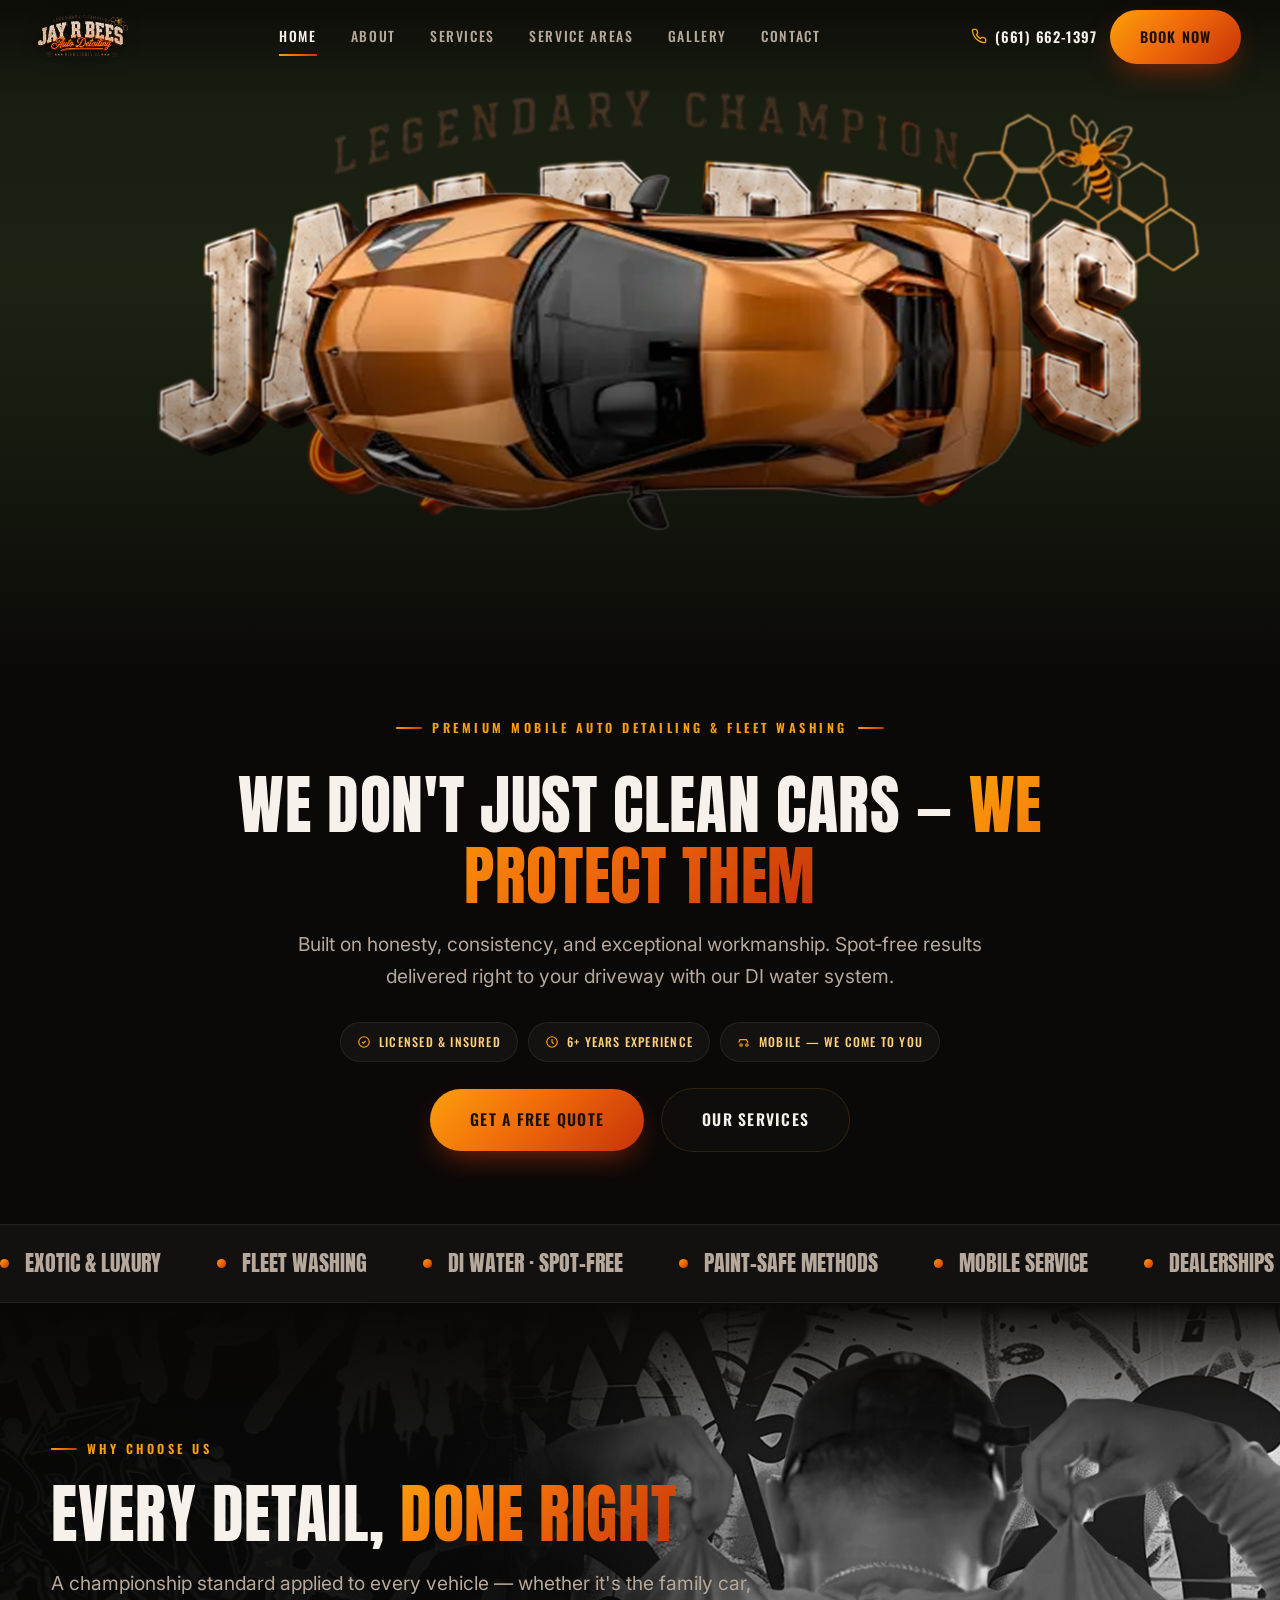
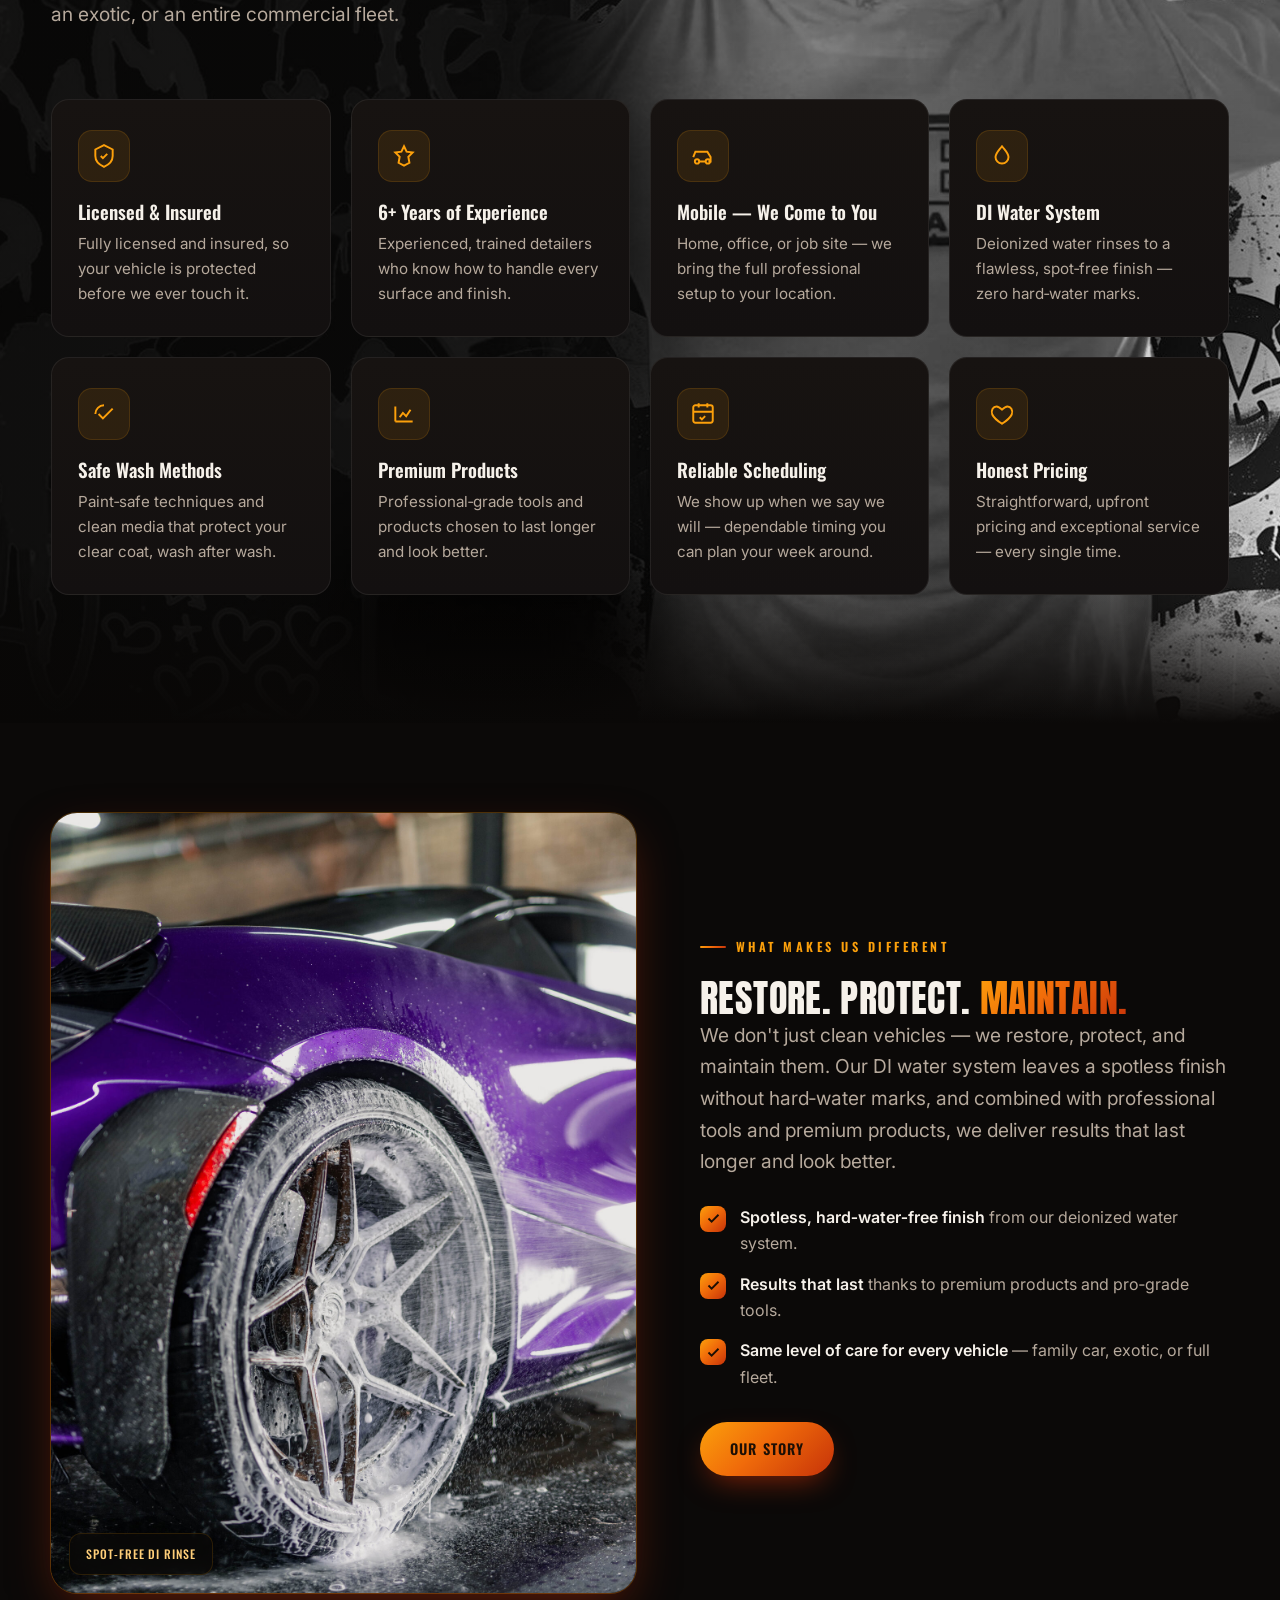
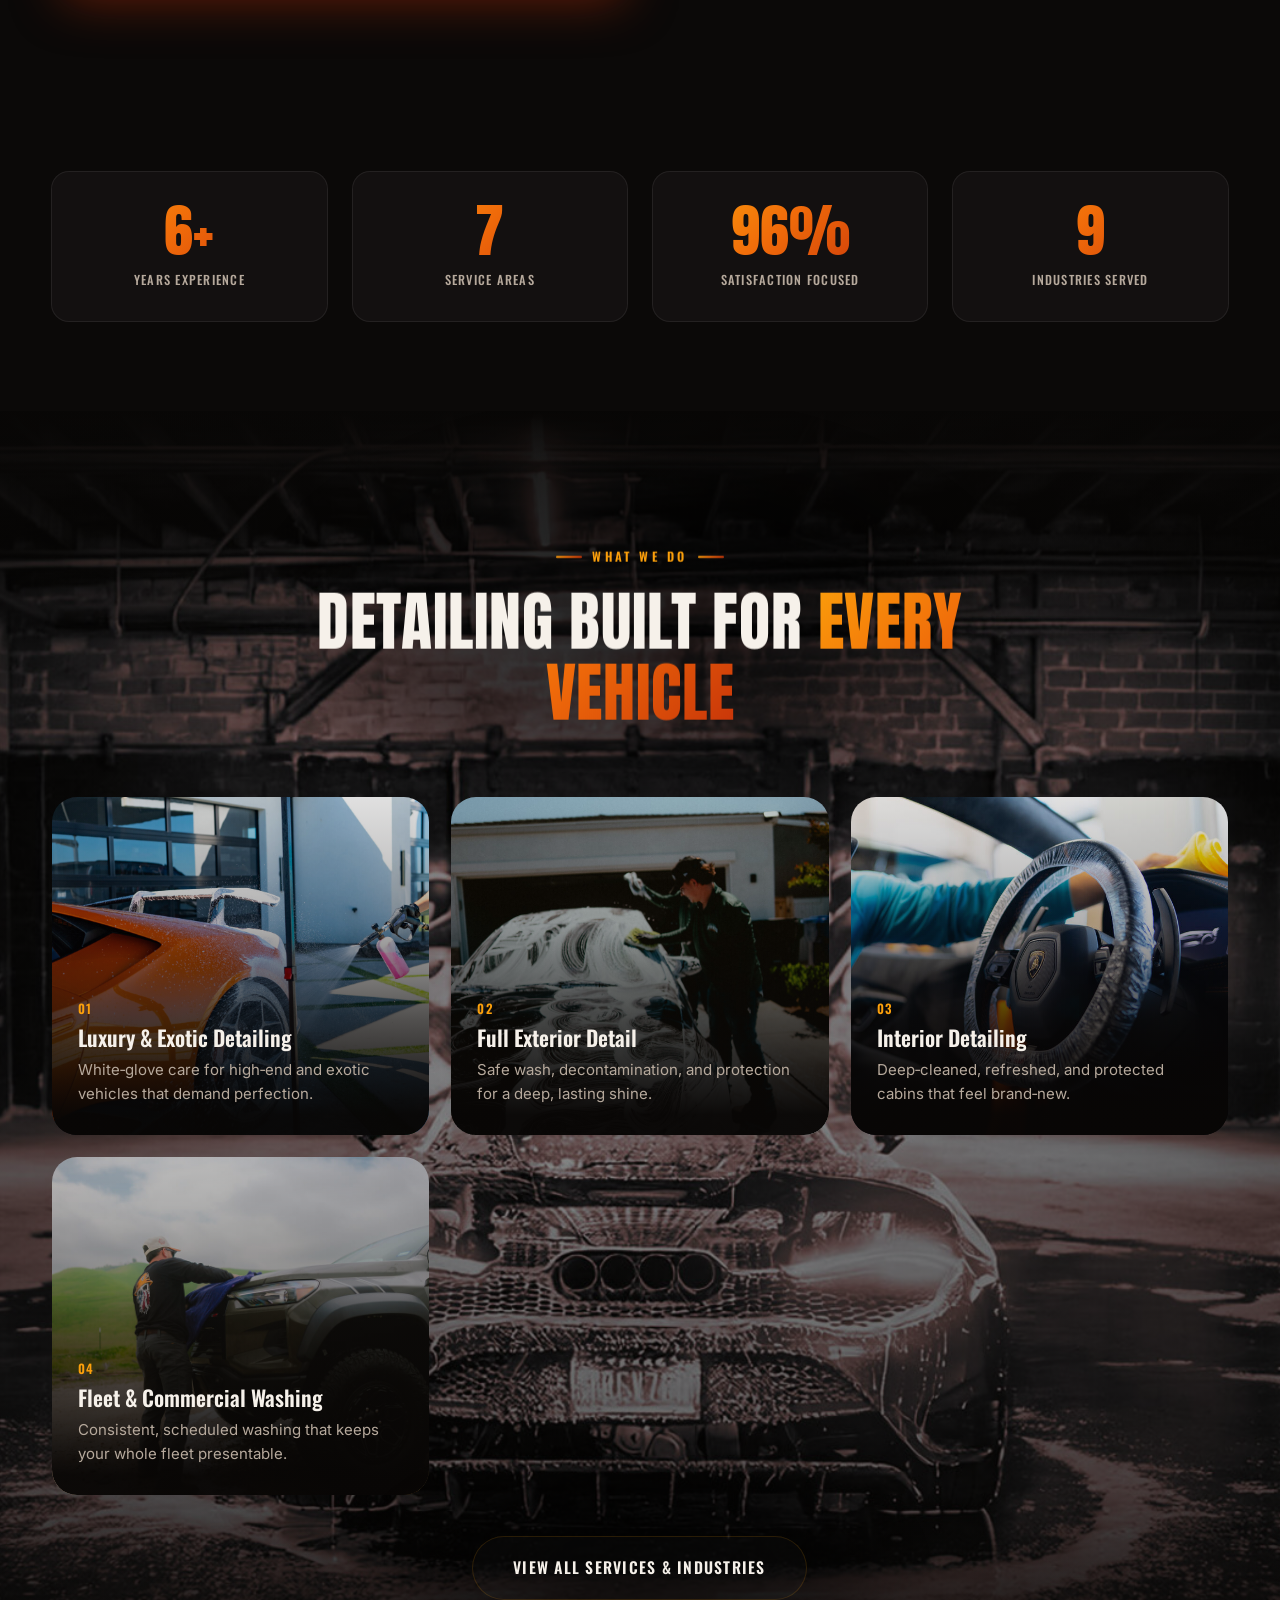
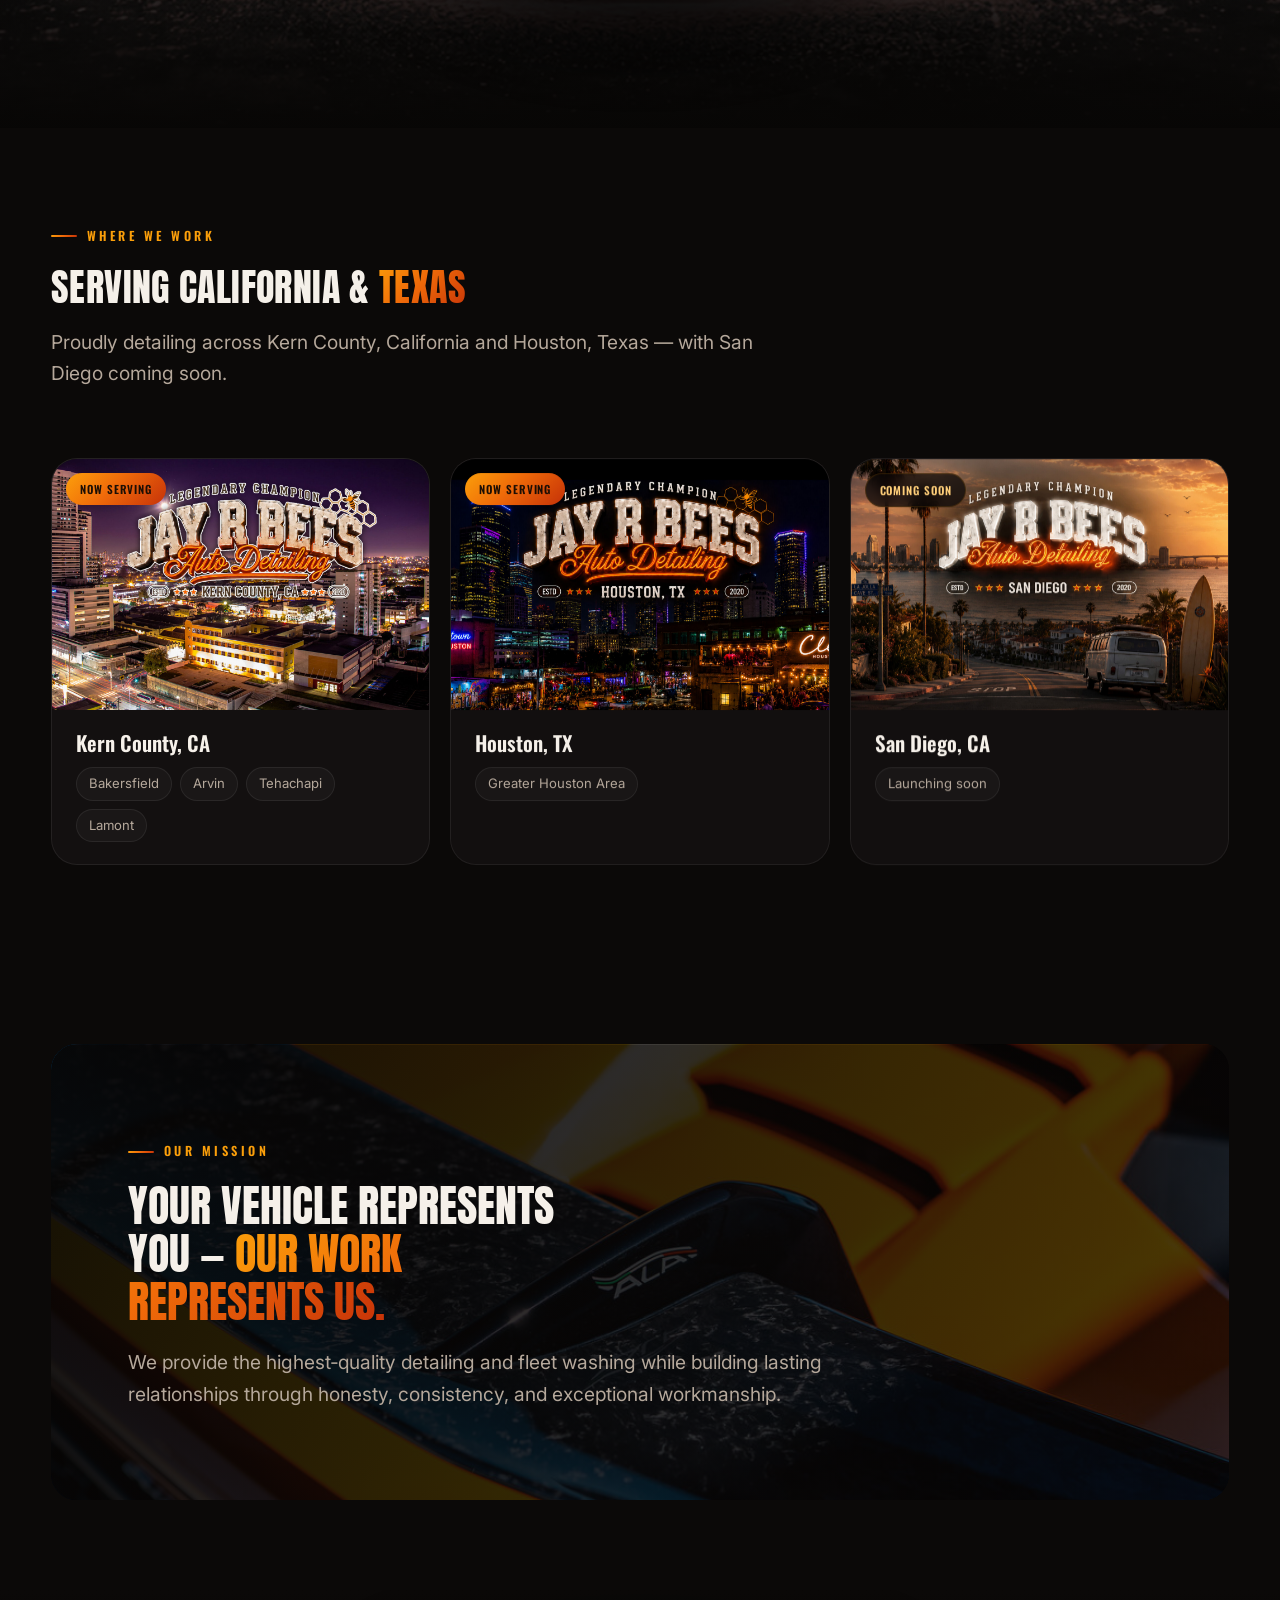
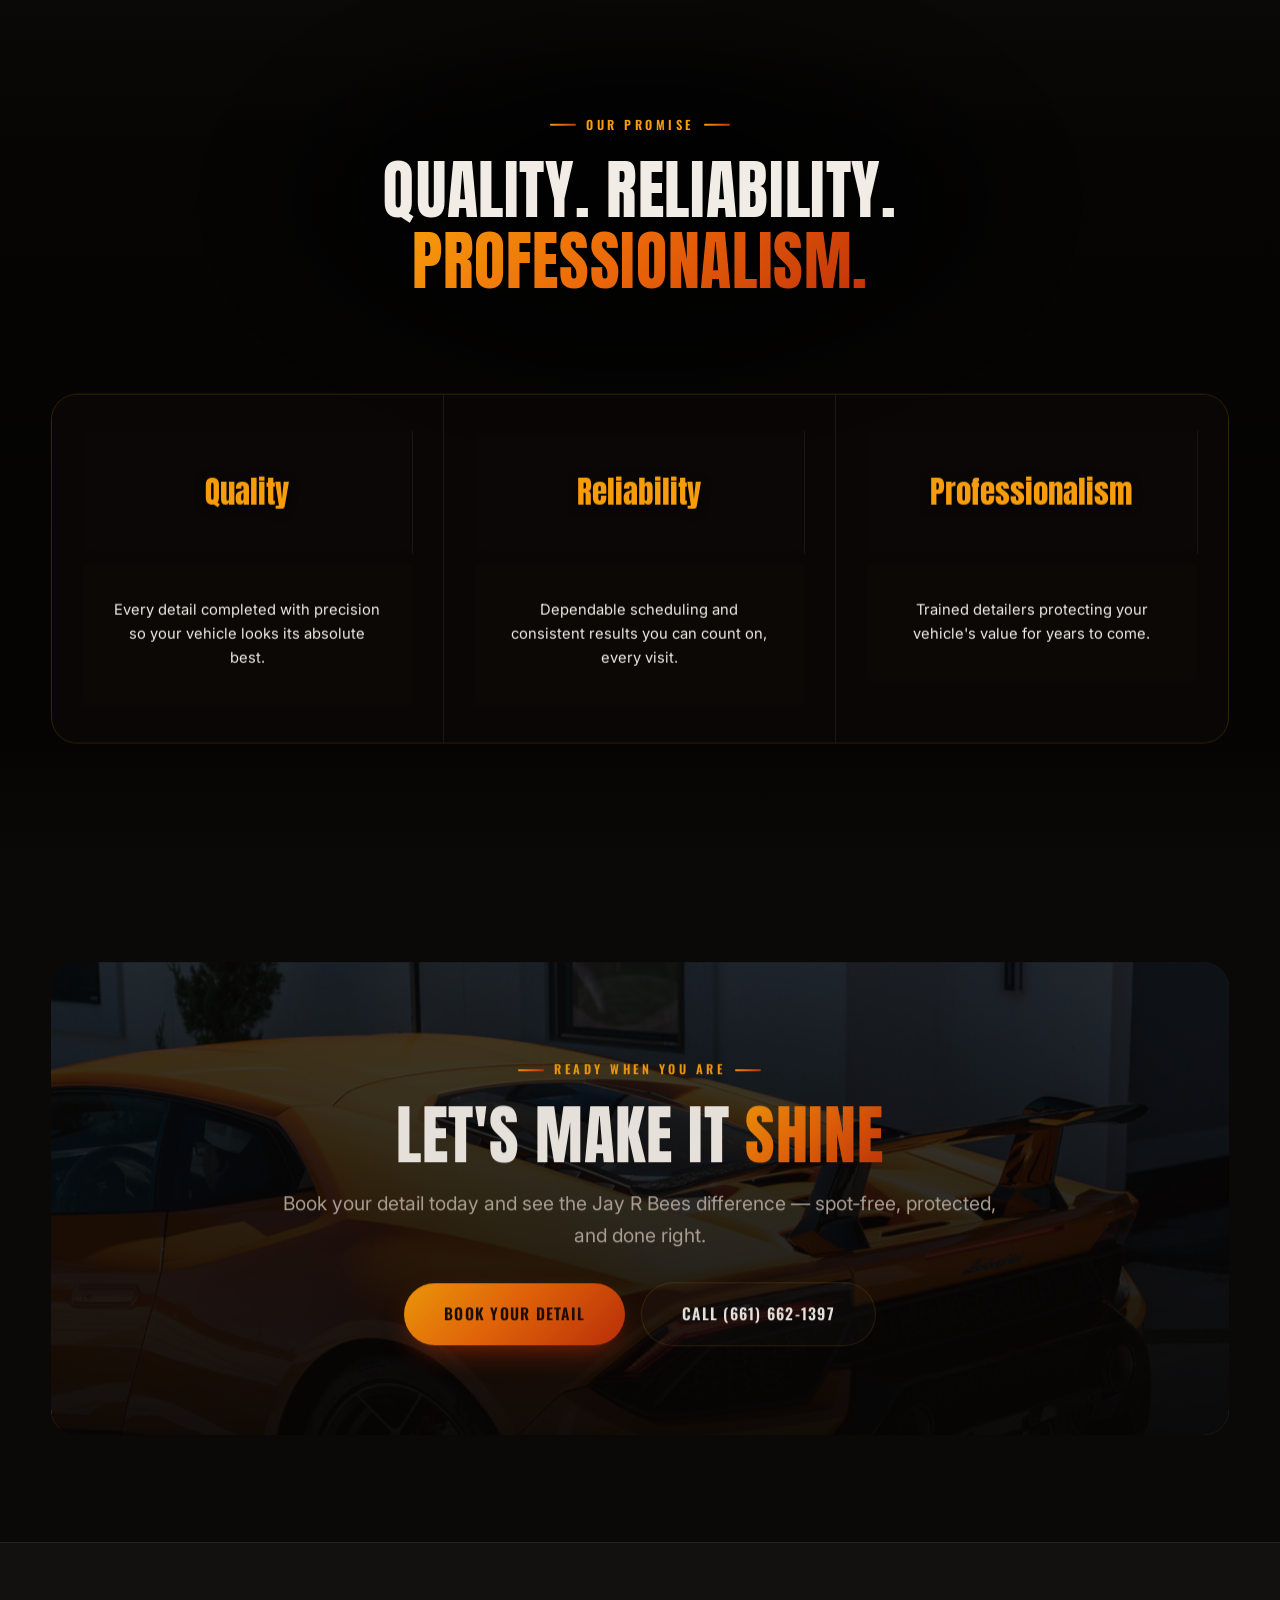
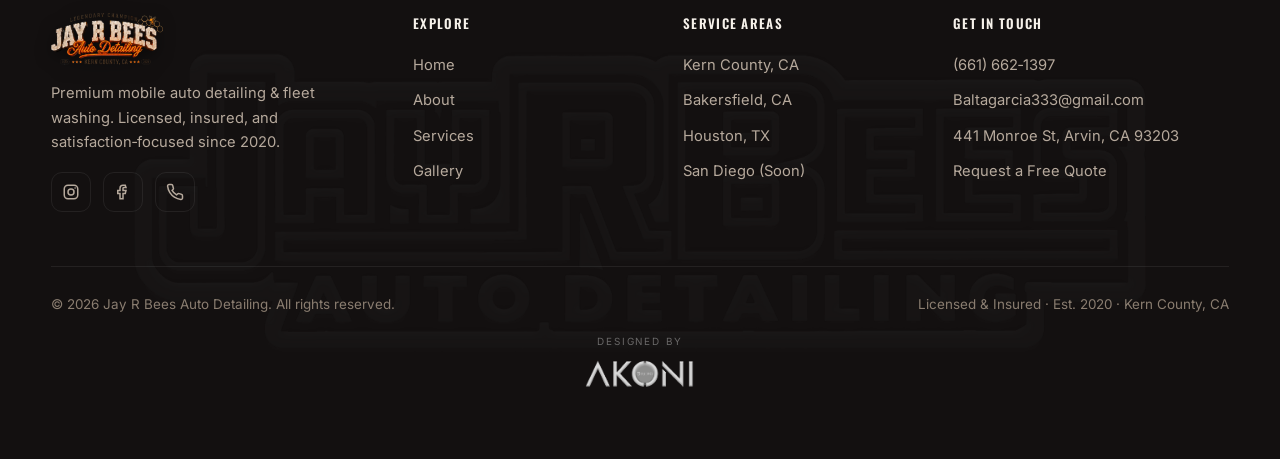
<file: index.html>
<!DOCTYPE html>
<html lang="en" class="no-js">
<head>
<meta charset="UTF-8">
<meta name="viewport" content="width=device-width, initial-scale=1">
<title>Jay R Bees Auto Detailing — Premium Mobile Detailing & Fleet Washing</title>
<meta name="description" content="Jay R Bees Auto Detailing — licensed & insured mobile detailing and fleet washing serving Kern County, California and Houston, Texas. DI water spot-free results, premium products, exotic & fleet specialists.">
<link rel="icon" href="assets/img/logo-sm.png">
<link rel="preconnect" href="https://fonts.googleapis.com">
<link rel="preconnect" href="https://fonts.gstatic.com" crossorigin>
<link href="https://fonts.googleapis.com/css2?family=Anton&family=Oswald:wght@400;500;600;700&family=Inter:wght@400;500;600;700&display=swap" rel="stylesheet">
<link rel="stylesheet" href="assets/css/style.css">
</head>
<body>

<!-- ============ NAV ============ -->
<header class="nav" id="nav">
  <div class="container">
    <a class="brand" href="index.html" aria-label="Jay R Bees home">
      <img src="assets/img/logo.png" alt="Jay R Bees Auto Detailing logo">
    </a>
    <nav class="nav-links" aria-label="Primary">
      <a href="index.html" aria-current="page">Home</a>
      <a href="about.html">About</a>
      <a href="services.html">Services</a>
      <a href="areas.html">Service Areas</a>
      <a href="gallery.html">Gallery</a>
      <a href="contact.html">Contact</a>
    </nav>
    <div class="nav-cta">
      <a class="nav-phone" href="tel:6616621397"><svg viewBox="0 0 24 24" fill="none" stroke="currentColor" stroke-width="2" stroke-linecap="round" stroke-linejoin="round"><path d="M22 16.92v3a2 2 0 0 1-2.18 2 19.79 19.79 0 0 1-8.63-3.07 19.5 19.5 0 0 1-6-6 19.79 19.79 0 0 1-3.07-8.67A2 2 0 0 1 4.11 2h3a2 2 0 0 1 2 1.72c.13.96.36 1.9.7 2.81a2 2 0 0 1-.45 2.11L8.09 9.91a16 16 0 0 0 6 6l1.27-1.27a2 2 0 0 1 2.11-.45c.9.34 1.85.57 2.81.7A2 2 0 0 1 22 16.92z"/></svg>(661) 662‑1397</a>
      <a class="btn btn-primary" href="https://book.squareup.com/appointments/j7vwa4m39qitr0/location/LS7DPX40BB9D7/services?utm_source=ig&amp;utm_medium=social&amp;utm_content=link_in_bio&amp;fbclid=PAcGRvZgJleHRuA2FlbQIxMQBzcnRjBmFwcF9pZA85MzY2MTk3NDMzOTI0NTkAAaedQ3mUBOI01FAEY14O9_WwzXAn0jtUpJyPf0o2MpDAmDv_ef7eFnsvDggJuQ_aem_9HJCTT9nkoeX53XVZmd64Q" target="_blank" rel="noopener">Book Now</a>
    </div>
    <button class="hamburger" aria-label="Open menu" aria-expanded="false"><span></span></button>
  </div>
</header>

<div class="mobile-menu">
  <a href="index.html">Home</a>
  <a href="about.html">About</a>
  <a href="services.html">Services</a>
  <a href="areas.html">Service Areas</a>
  <a href="gallery.html">Gallery</a>
  <a href="contact.html">Contact</a>
  <a class="btn btn-primary" href="https://book.squareup.com/appointments/j7vwa4m39qitr0/location/LS7DPX40BB9D7/services?utm_source=ig&amp;utm_medium=social&amp;utm_content=link_in_bio&amp;fbclid=PAcGRvZgJleHRuA2FlbQIxMQBzcnRjBmFwcF9pZA85MzY2MTk3NDMzOTI0NTkAAaedQ3mUBOI01FAEY14O9_WwzXAn0jtUpJyPf0o2MpDAmDv_ef7eFnsvDggJuQ_aem_9HJCTT9nkoeX53XVZmd64Q" target="_blank" rel="noopener">Book Your Detail</a>
  <div class="mm-contact">
    <a href="tel:6616621397">Call (661) 662‑1397</a>
    <a href="mailto:Baltagarcia333@gmail.com">Baltagarcia333@gmail.com</a>
  </div>
</div>

<!-- ============ HERO ============ -->
<section class="hero hero--brand" id="heroReveal">
  <div class="hero-bg">
    <img class="hero-layer hero-logo" src="assets/img/hero-bg-new.jpg" alt="Jay R Bees Auto Detailing — Legendary Champion, Kern County, CA, Est. 2020">
    <img class="hero-layer hero-car" src="assets/img/hero-car-overlay.png" alt="" aria-hidden="true" draggable="false">
  </div>
</section>
<section class="hero-caption">
  <div class="container">
    <span class="eyebrow center-line" data-hero="eyebrow">Premium Mobile Auto Detailing &amp; Fleet Washing</span>
    <h1 class="h-lg" data-hero>
      <span class="line" data-hero="line">We Don't Just Clean Cars —</span>
      <span class="line text-grad" data-hero="line">We Protect Them</span>
    </h1>
    <p class="lead" data-hero="lead">Built on honesty, consistency, and exceptional workmanship. Spot‑free results delivered right to your driveway with our DI water system.</p>
    <div class="hero-badges" data-hero="badges">
      <span class="chip"><svg viewBox="0 0 24 24" fill="none" stroke="currentColor" stroke-width="2"><path d="M9 12l2 2 4-4"/><circle cx="12" cy="12" r="9"/></svg>Licensed &amp; Insured</span>
      <span class="chip"><svg viewBox="0 0 24 24" fill="none" stroke="currentColor" stroke-width="2"><circle cx="12" cy="12" r="9"/><path d="M12 7v5l3 3"/></svg>6+ Years Experience</span>
      <span class="chip"><svg viewBox="0 0 24 24" fill="none" stroke="currentColor" stroke-width="2"><path d="M3 13l2-5h11l3 5"/><circle cx="7" cy="17" r="2"/><circle cx="17" cy="17" r="2"/></svg>Mobile — We Come to You</span>
    </div>
    <div class="hero-cta" data-hero="cta">
      <a class="btn btn-primary btn-lg" href="contact.html">Get a Free Quote</a>
      <a class="btn btn-ghost btn-lg" href="services.html">Our Services</a>
    </div>
  </div>
</section>

<!-- ============ MARQUEE ============ -->
<div class="marquee" aria-hidden="true">
  <div class="marquee-track">
    <span class="marquee-item"><span class="dot"></span>Exotic &amp; Luxury</span>
    <span class="marquee-item"><span class="dot"></span>Fleet Washing</span>
    <span class="marquee-item"><span class="dot"></span>DI Water · Spot‑Free</span>
    <span class="marquee-item"><span class="dot"></span>Paint‑Safe Methods</span>
    <span class="marquee-item"><span class="dot"></span>Mobile Service</span>
    <span class="marquee-item"><span class="dot"></span>Dealerships</span>
    <span class="marquee-item"><span class="dot"></span>Construction Fleets</span>
  </div>
</div>

<!-- ============ WHY CHOOSE ============ -->
<section class="section" id="why">
  <div class="container">
    <div class="sec-head" data-reveal>
      <span class="eyebrow">Why Choose Us</span>
      <h2 class="h-lg">Every Detail, <span class="text-grad">Done Right</span></h2>
      <p class="lead">A championship standard applied to every vehicle — whether it's the family car, an exotic, or an entire commercial fleet.</p>
    </div>
    <div class="grid features" data-stagger>
      <article class="feature">
        <div class="feature-ic"><svg viewBox="0 0 24 24" fill="none" stroke="currentColor" stroke-width="1.8"><path d="M12 2l8 4v6c0 5-3.5 8-8 10-4.5-2-8-5-8-10V6z"/><path d="M9 12l2 2 4-4"/></svg></div>
        <h3>Licensed &amp; Insured</h3>
        <p>Fully licensed and insured, so your vehicle is protected before we ever touch it.</p>
      </article>
      <article class="feature">
        <div class="feature-ic"><svg viewBox="0 0 24 24" fill="none" stroke="currentColor" stroke-width="1.8"><path d="M12 3l2.4 5 5.6.8-4 3.9 1 5.6L12 20.9 7 18.3l1-5.6-4-3.9 5.6-.8z"/></svg></div>
        <h3>6+ Years of Experience</h3>
        <p>Experienced, trained detailers who know how to handle every surface and finish.</p>
      </article>
      <article class="feature">
        <div class="feature-ic"><svg viewBox="0 0 24 24" fill="none" stroke="currentColor" stroke-width="1.8"><path d="M3 13l2-5h11l3 5v4h-2"/><path d="M8 17h6"/><circle cx="6.5" cy="17" r="2"/><circle cx="16.5" cy="17" r="2"/></svg></div>
        <h3>Mobile — We Come to You</h3>
        <p>Home, office, or job site — we bring the full professional setup to your location.</p>
      </article>
      <article class="feature">
        <div class="feature-ic"><svg viewBox="0 0 24 24" fill="none" stroke="currentColor" stroke-width="1.8"><path d="M12 3c3 4 6 6.5 6 10a6 6 0 1 1-12 0c0-3.5 3-6 6-10z"/></svg></div>
        <h3>DI Water System</h3>
        <p>Deionized water rinses to a flawless, spot‑free finish — zero hard‑water marks.</p>
      </article>
      <article class="feature">
        <div class="feature-ic"><svg viewBox="0 0 24 24" fill="none" stroke="currentColor" stroke-width="1.8"><path d="M20 7l-9 9-4-4"/><path d="M4 12a8 8 0 0 1 8-8"/></svg></div>
        <h3>Safe Wash Methods</h3>
        <p>Paint‑safe techniques and clean media that protect your clear coat, wash after wash.</p>
      </article>
      <article class="feature">
        <div class="feature-ic"><svg viewBox="0 0 24 24" fill="none" stroke="currentColor" stroke-width="1.8"><path d="M4 19V5m0 14h16M8 15l3-4 3 3 4-6"/></svg></div>
        <h3>Premium Products</h3>
        <p>Professional‑grade tools and products chosen to last longer and look better.</p>
      </article>
      <article class="feature">
        <div class="feature-ic"><svg viewBox="0 0 24 24" fill="none" stroke="currentColor" stroke-width="1.8"><rect x="3" y="4" width="18" height="16" rx="2"/><path d="M8 2v4M16 2v4M3 10h18M9 15l2 2 3-3"/></svg></div>
        <h3>Reliable Scheduling</h3>
        <p>We show up when we say we will — dependable timing you can plan your week around.</p>
      </article>
      <article class="feature">
        <div class="feature-ic"><svg viewBox="0 0 24 24" fill="none" stroke="currentColor" stroke-width="1.8"><path d="M12 21s-7-4.35-9-8.5C1.5 8 4 5 7 5c2 0 3.5 1.5 5 3 1.5-1.5 3-3 5-3 3 0 5.5 3 4 7.5C19 16.65 12 21 12 21z"/></svg></div>
        <h3>Honest Pricing</h3>
        <p>Straightforward, upfront pricing and exceptional service — every single time.</p>
      </article>
    </div>
  </div>
</section>

<!-- ============ WHAT MAKES US DIFFERENT ============ -->
<section class="section section--tight">
  <div class="container">
    <div class="split">
      <div class="split-media tall" data-reveal-x>
        <img src="assets/img/purple-spray.jpg" alt="High-pressure rinse revealing a spotless finish on a luxury vehicle">
        <span class="media-tag">Spot‑free DI rinse</span>
      </div>
      <div data-reveal>
        <span class="eyebrow">What Makes Us Different</span>
        <h2 class="h-md">Restore. Protect. <span class="text-grad">Maintain.</span></h2>
        <p class="lead">We don't just clean vehicles — we restore, protect, and maintain them. Our DI water system leaves a spotless finish without hard‑water marks, and combined with professional tools and premium products, we deliver results that last longer and look better.</p>
        <ul class="check-list">
          <li><span class="check-ic"><svg viewBox="0 0 24 24" fill="none" stroke="currentColor" stroke-width="3"><path d="M20 6L9 17l-5-5"/></svg></span><span><b>Spotless, hard‑water‑free finish</b> from our deionized water system.</span></li>
          <li><span class="check-ic"><svg viewBox="0 0 24 24" fill="none" stroke="currentColor" stroke-width="3"><path d="M20 6L9 17l-5-5"/></svg></span><span><b>Results that last</b> thanks to premium products and pro‑grade tools.</span></li>
          <li><span class="check-ic"><svg viewBox="0 0 24 24" fill="none" stroke="currentColor" stroke-width="3"><path d="M20 6L9 17l-5-5"/></svg></span><span><b>Same level of care for every vehicle</b> — family car, exotic, or full fleet.</span></li>
        </ul>
        <div class="hero-cta" style="margin-top:32px">
          <a class="btn btn-primary" href="about.html">Our Story</a>
        </div>
      </div>
    </div>
  </div>
</section>

<!-- ============ STATS ============ -->
<section class="section--tight">
  <div class="container">
    <div class="stats" data-stagger>
      <div class="stat"><div class="num"><span data-count="6" data-suffix="+">6+</span></div><div class="lbl">Years Experience</div></div>
      <div class="stat"><div class="num"><span data-count="7" data-suffix="">7</span></div><div class="lbl">Service Areas</div></div>
      <div class="stat"><div class="num"><span data-count="100" data-suffix="%">100%</span></div><div class="lbl">Satisfaction Focused</div></div>
      <div class="stat"><div class="num"><span data-count="9" data-suffix="">9</span></div><div class="lbl">Industries Served</div></div>
    </div>
  </div>
</section>

<!-- ============ SERVICES PREVIEW ============ -->
<section class="section" id="services">
  <div class="container">
    <div class="sec-head center" data-reveal>
      <span class="eyebrow center-line">What We Do</span>
      <h2 class="h-lg">Detailing Built for <span class="text-grad">Every Vehicle</span></h2>
    </div>
    <div class="grid svc-grid" data-stagger>
      <article class="svc"><img src="assets/img/exotic-orange-1.jpg" alt="Exotic sports car detail"><div class="svc-body"><div class="num">01</div><h3>Luxury &amp; Exotic Detailing</h3><p>White‑glove care for high‑end and exotic vehicles that demand perfection.</p></div></article>
      <article class="svc"><img src="assets/img/foam-1.jpg" alt="Foam wash on a vehicle"><div class="svc-body"><div class="num">02</div><h3>Full Exterior Detail</h3><p>Safe wash, decontamination, and protection for a deep, lasting shine.</p></div></article>
      <article class="svc"><img src="assets/img/interior.jpg" alt="Interior detailing"><div class="svc-body"><div class="num">03</div><h3>Interior Detailing</h3><p>Deep‑cleaned, refreshed, and protected cabins that feel brand‑new.</p></div></article>
      <article class="svc"><img src="assets/img/truck-wash.jpg" alt="Fleet truck washing"><div class="svc-body"><div class="num">04</div><h3>Fleet &amp; Commercial Washing</h3><p>Consistent, scheduled washing that keeps your whole fleet presentable.</p></div></article>
    </div>
    <div class="center" style="margin-top:40px" data-reveal>
      <a class="btn btn-ghost btn-lg" href="services.html">View All Services &amp; Industries</a>
    </div>
  </div>
</section>

<!-- ============ SERVICE AREAS PREVIEW ============ -->
<section class="section section--tight">
  <div class="container">
    <div class="sec-head" data-reveal>
      <span class="eyebrow">Where We Work</span>
      <h2 class="h-md">Serving California &amp; <span class="text-grad">Texas</span></h2>
      <p class="lead">Proudly detailing across Kern County, California and Houston, Texas — with San Diego coming soon.</p>
    </div>
    <div class="grid regions" data-stagger>
      <article class="region"><div class="region-img"><span class="region-badge badge-active">Now Serving</span><img src="assets/img/region-kern.jpg" alt="Jay R Bees — Kern County, California"></div><div class="region-body"><h3>Kern County, CA</h3><div class="cities"><span class="city">Bakersfield</span><span class="city">Arvin</span><span class="city">Tehachapi</span><span class="city">Lamont</span></div></div></article>
      <article class="region"><div class="region-img"><span class="region-badge badge-active">Now Serving</span><img src="assets/img/region-houston.jpg" alt="Jay R Bees — Houston, Texas"></div><div class="region-body"><h3>Houston, TX</h3><div class="cities"><span class="city">Greater Houston Area</span></div></div></article>
      <article class="region"><div class="region-img"><span class="region-badge badge-soon">Coming Soon</span><img src="assets/img/region-sandiego.jpg" alt="Jay R Bees — San Diego, California coming soon"></div><div class="region-body"><h3>San Diego, CA</h3><div class="cities"><span class="city">Launching soon</span></div></div></article>
    </div>
  </div>
</section>

<!-- ============ MISSION BAND ============ -->
<section class="section--tight">
  <div class="container">
    <div class="band" data-reveal>
      <img src="assets/img/orange-hood.jpg" alt="Close detail work on an exotic car hood">
      <span class="eyebrow">Our Mission</span>
      <p class="band-quote">Your vehicle represents you — <span class="text-grad">our work represents us.</span></p>
      <p class="lead" style="margin-top:22px">We provide the highest‑quality detailing and fleet washing while building lasting relationships through honesty, consistency, and exceptional workmanship.</p>
    </div>
  </div>
</section>

<!-- ============ PROMISE ============ -->
<section class="section--tight promise-reveal promise-reveal--home">
  <div class="pr-videos" aria-hidden="true">
    <video src="assets/videos/promise-1.mp4" autoplay muted loop playsinline preload="auto"></video>
    <video src="assets/videos/promise-2.mp4" autoplay muted loop playsinline preload="auto"></video>
    <video src="assets/videos/promise-3.mp4" autoplay muted loop playsinline preload="auto"></video>
  </div>
  <div class="container">
    <div class="sec-head center" data-reveal>
      <span class="eyebrow center-line">Our Promise</span>
      <h2 class="h-md">Quality. Reliability. <span class="text-grad">Professionalism.</span></h2>
    </div>
    <div class="promise" data-reveal>
      <div><div class="w">Quality</div><div class="d">Every detail completed with precision so your vehicle looks its absolute best.</div></div>
      <div><div class="w">Reliability</div><div class="d">Dependable scheduling and consistent results you can count on, every visit.</div></div>
      <div><div class="w">Professionalism</div><div class="d">Trained detailers protecting your vehicle's value for years to come.</div></div>
    </div>
  </div>
</section>

<!-- ============ CTA ============ -->
<section class="section--tight">
  <div class="container">
    <div class="cta-band" data-reveal>
      <img src="assets/img/exotic-orange-drive.jpg" alt="Detailed exotic car in a driveway">
      <span class="eyebrow center-line">Ready When You Are</span>
      <h2 class="h-lg">Let's Make It <span class="text-grad">Shine</span></h2>
      <p class="lead mx-auto" style="margin-inline:auto">Book your detail today and see the Jay R Bees difference — spot‑free, protected, and done right.</p>
      <div class="hero-cta" style="margin-top:30px">
        <a class="btn btn-primary btn-lg" href="https://book.squareup.com/appointments/j7vwa4m39qitr0/location/LS7DPX40BB9D7/services?utm_source=ig&amp;utm_medium=social&amp;utm_content=link_in_bio&amp;fbclid=PAcGRvZgJleHRuA2FlbQIxMQBzcnRjBmFwcF9pZA85MzY2MTk3NDMzOTI0NTkAAaedQ3mUBOI01FAEY14O9_WwzXAn0jtUpJyPf0o2MpDAmDv_ef7eFnsvDggJuQ_aem_9HJCTT9nkoeX53XVZmd64Q" target="_blank" rel="noopener">Book Your Detail</a>
        <a class="btn btn-ghost btn-lg" href="tel:6616621397">Call (661) 662‑1397</a>
      </div>
    </div>
  </div>
</section>

<!-- ============ FOOTER ============ -->
<footer class="footer">
  <img class="footer-logo-bg" src="assets/img/footer-logo.png" alt="" aria-hidden="true">
  <div class="container">
    <div class="footer-top">
      <div>
        <a class="brand" href="index.html"><img src="assets/img/logo.png" alt="Jay R Bees Auto Detailing"></a>
        <p>Premium mobile auto detailing &amp; fleet washing. Licensed, insured, and satisfaction‑focused since 2020.</p>
        <div class="footer-social">
          <a href="#" aria-label="Instagram"><svg viewBox="0 0 24 24" fill="none" stroke="currentColor" stroke-width="2"><rect x="3" y="3" width="18" height="18" rx="5"/><circle cx="12" cy="12" r="4"/><circle cx="17.5" cy="6.5" r="1" fill="currentColor" stroke="none"/></svg></a>
          <a href="#" aria-label="Facebook"><svg viewBox="0 0 24 24" fill="none" stroke="currentColor" stroke-width="2"><path d="M15 3h-3a4 4 0 0 0-4 4v3H5v4h3v7h4v-7h3l1-4h-4V7a1 1 0 0 1 1-1h3z"/></svg></a>
          <a href="tel:6616621397" aria-label="Phone"><svg viewBox="0 0 24 24" fill="none" stroke="currentColor" stroke-width="2"><path d="M22 16.92v3a2 2 0 0 1-2.18 2 19.79 19.79 0 0 1-8.63-3.07 19.5 19.5 0 0 1-6-6 19.79 19.79 0 0 1-3.07-8.67A2 2 0 0 1 4.11 2h3a2 2 0 0 1 2 1.72c.13.96.36 1.9.7 2.81a2 2 0 0 1-.45 2.11L8.09 9.91a16 16 0 0 0 6 6l1.27-1.27a2 2 0 0 1 2.11-.45c.9.34 1.85.57 2.81.7A2 2 0 0 1 22 16.92z"/></svg></a>
        </div>
      </div>
      <div>
        <h5>Explore</h5>
        <div class="footer-links">
          <a href="index.html">Home</a><a href="about.html">About</a><a href="services.html">Services</a><a href="gallery.html">Gallery</a>
        </div>
      </div>
      <div>
        <h5>Service Areas</h5>
        <div class="footer-links">
          <a href="areas.html">Kern County, CA</a><a href="areas.html">Bakersfield, CA</a><a href="areas.html">Houston, TX</a><a href="areas.html">San Diego (Soon)</a>
        </div>
      </div>
      <div>
        <h5>Get in Touch</h5>
        <div class="footer-links">
          <a href="tel:6616621397">(661) 662‑1397</a>
          <a href="mailto:Baltagarcia333@gmail.com">Baltagarcia333@gmail.com</a>
          <a href="https://www.google.com/maps/search/?api=1&query=441+Monroe+St+Arvin+CA+93203" target="_blank" rel="noopener">441 Monroe St, Arvin, CA 93203</a><a href="contact.html">Request a Free Quote</a>
        </div>
      </div>
    </div>
    <div class="footer-bottom">
      <span>© <span id="year">2026</span> Jay R Bees Auto Detailing. All rights reserved.</span>
      <span>Licensed &amp; Insured · Est. 2020 · Kern County, CA</span>
    </div>
  </div>

<div class="designed-by" style="text-align:center;padding:18px 16px 28px;width:100%;">
  <div style="margin:0 0 8px;font-size:.62rem;letter-spacing:.2em;text-transform:uppercase;color:rgba(255,255,255,.5);">Designed By</div>
  <img src="assets/img/akoni-logo.png" alt="Akoni Studio" style="display:inline-block;width:110px;max-width:40%;height:auto;opacity:.85;">
</div>
</footer>

<script src="assets/js/vendor/gsap.min.js"></script>
<script src="assets/js/vendor/ScrollTrigger.min.js"></script>
<script src="assets/js/main.js" defer></script>
</body>
</html>
</file>
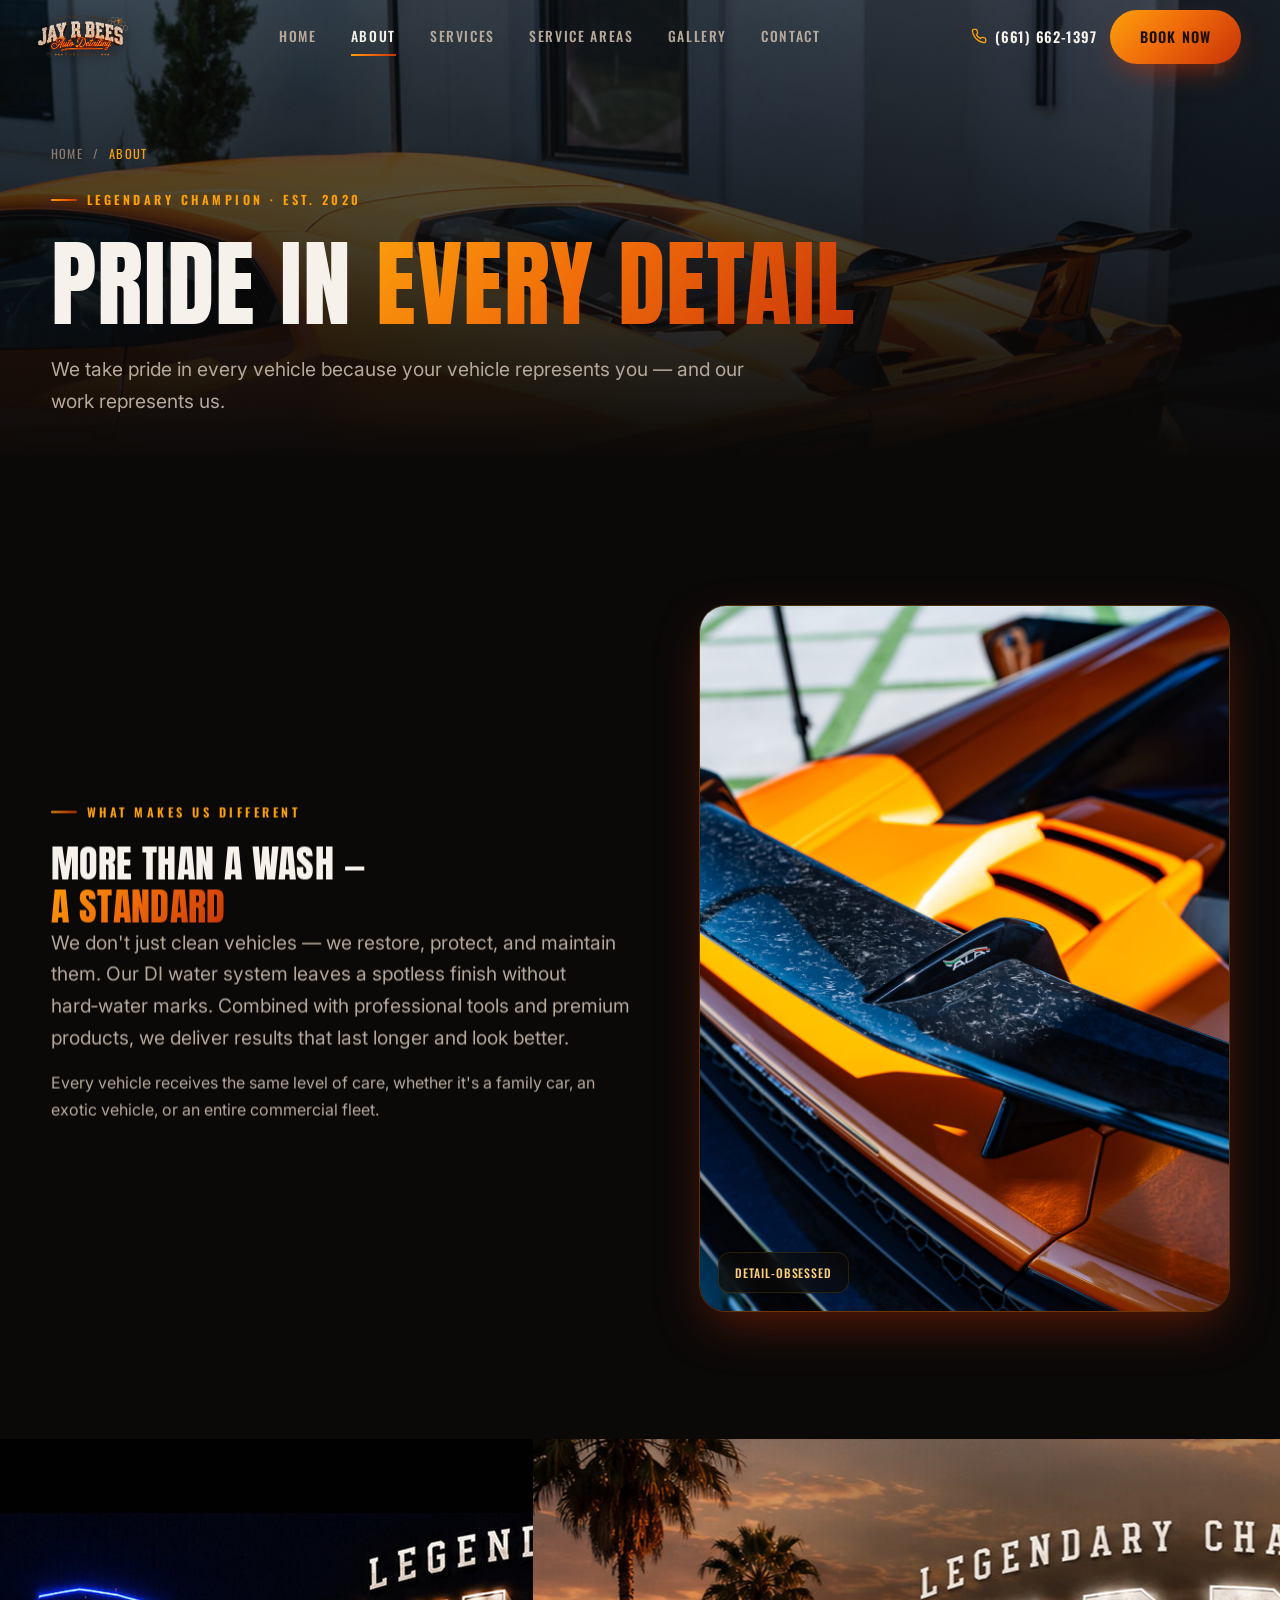
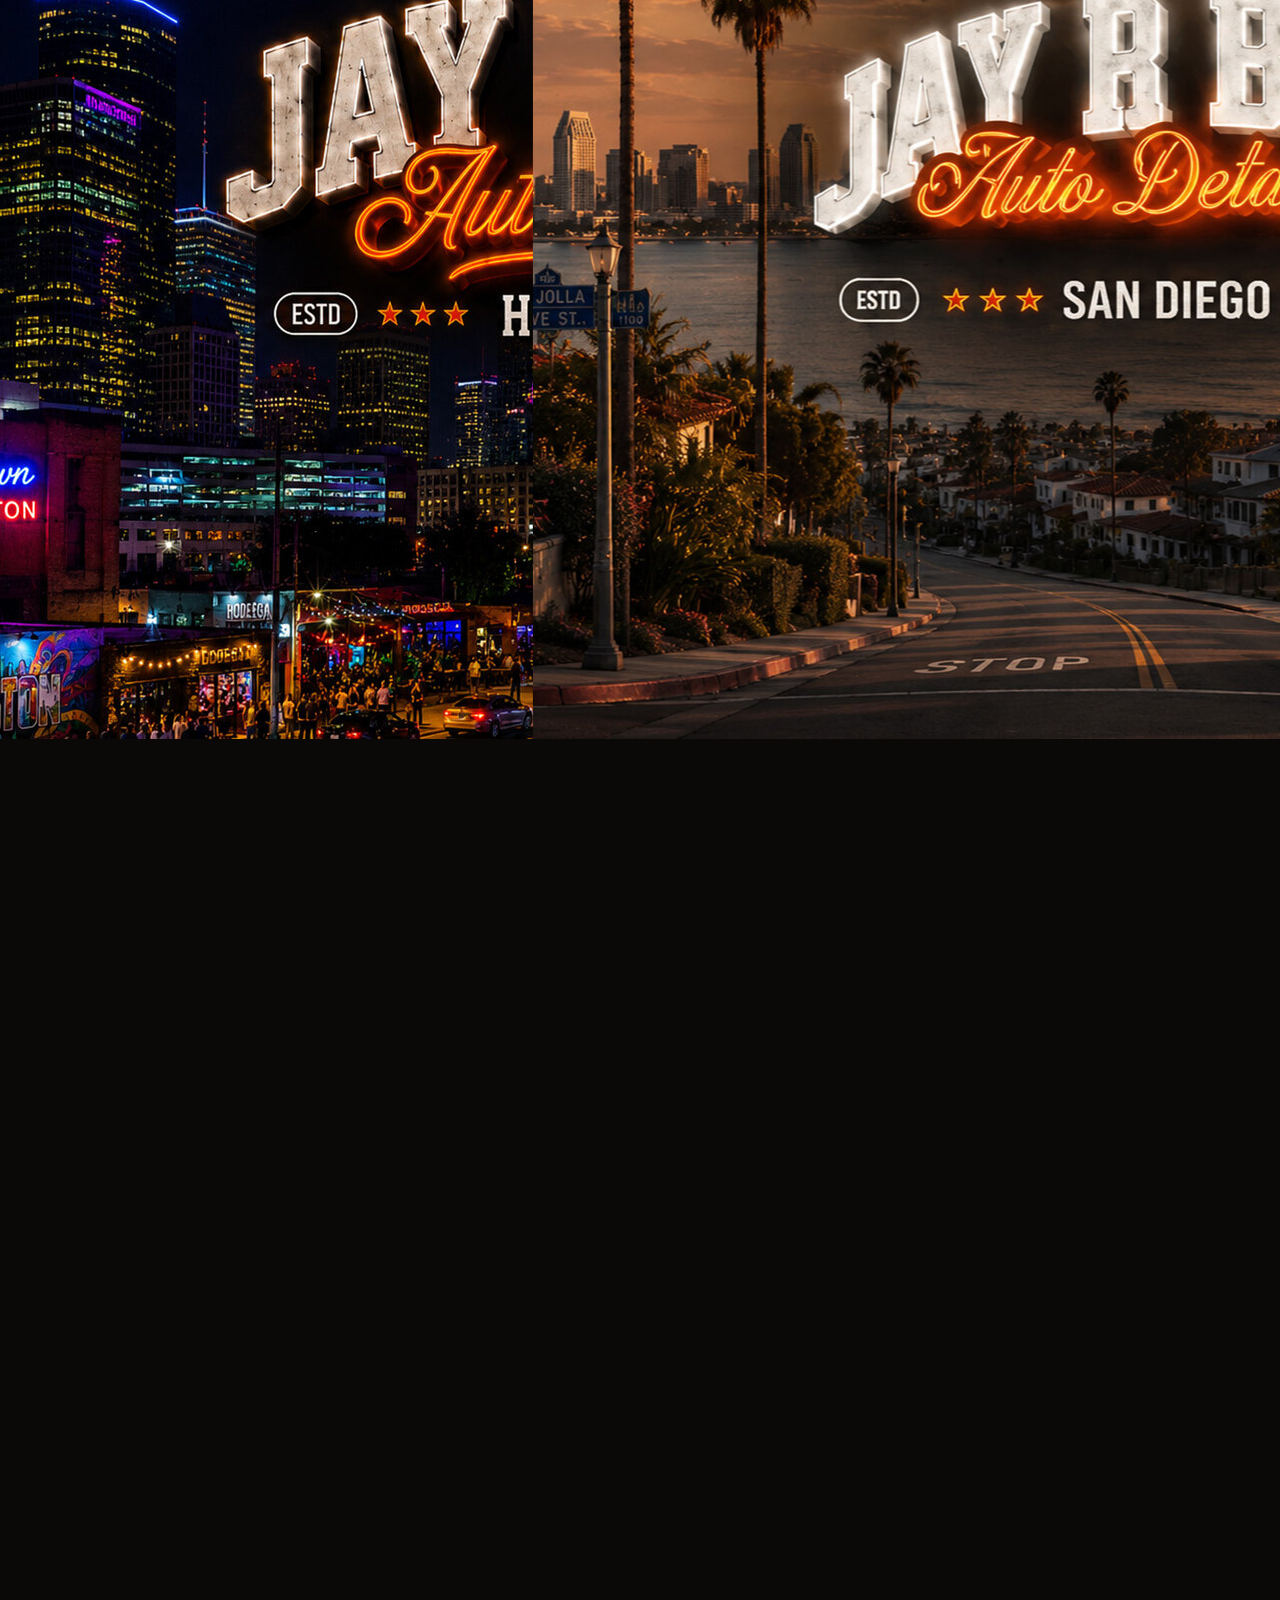
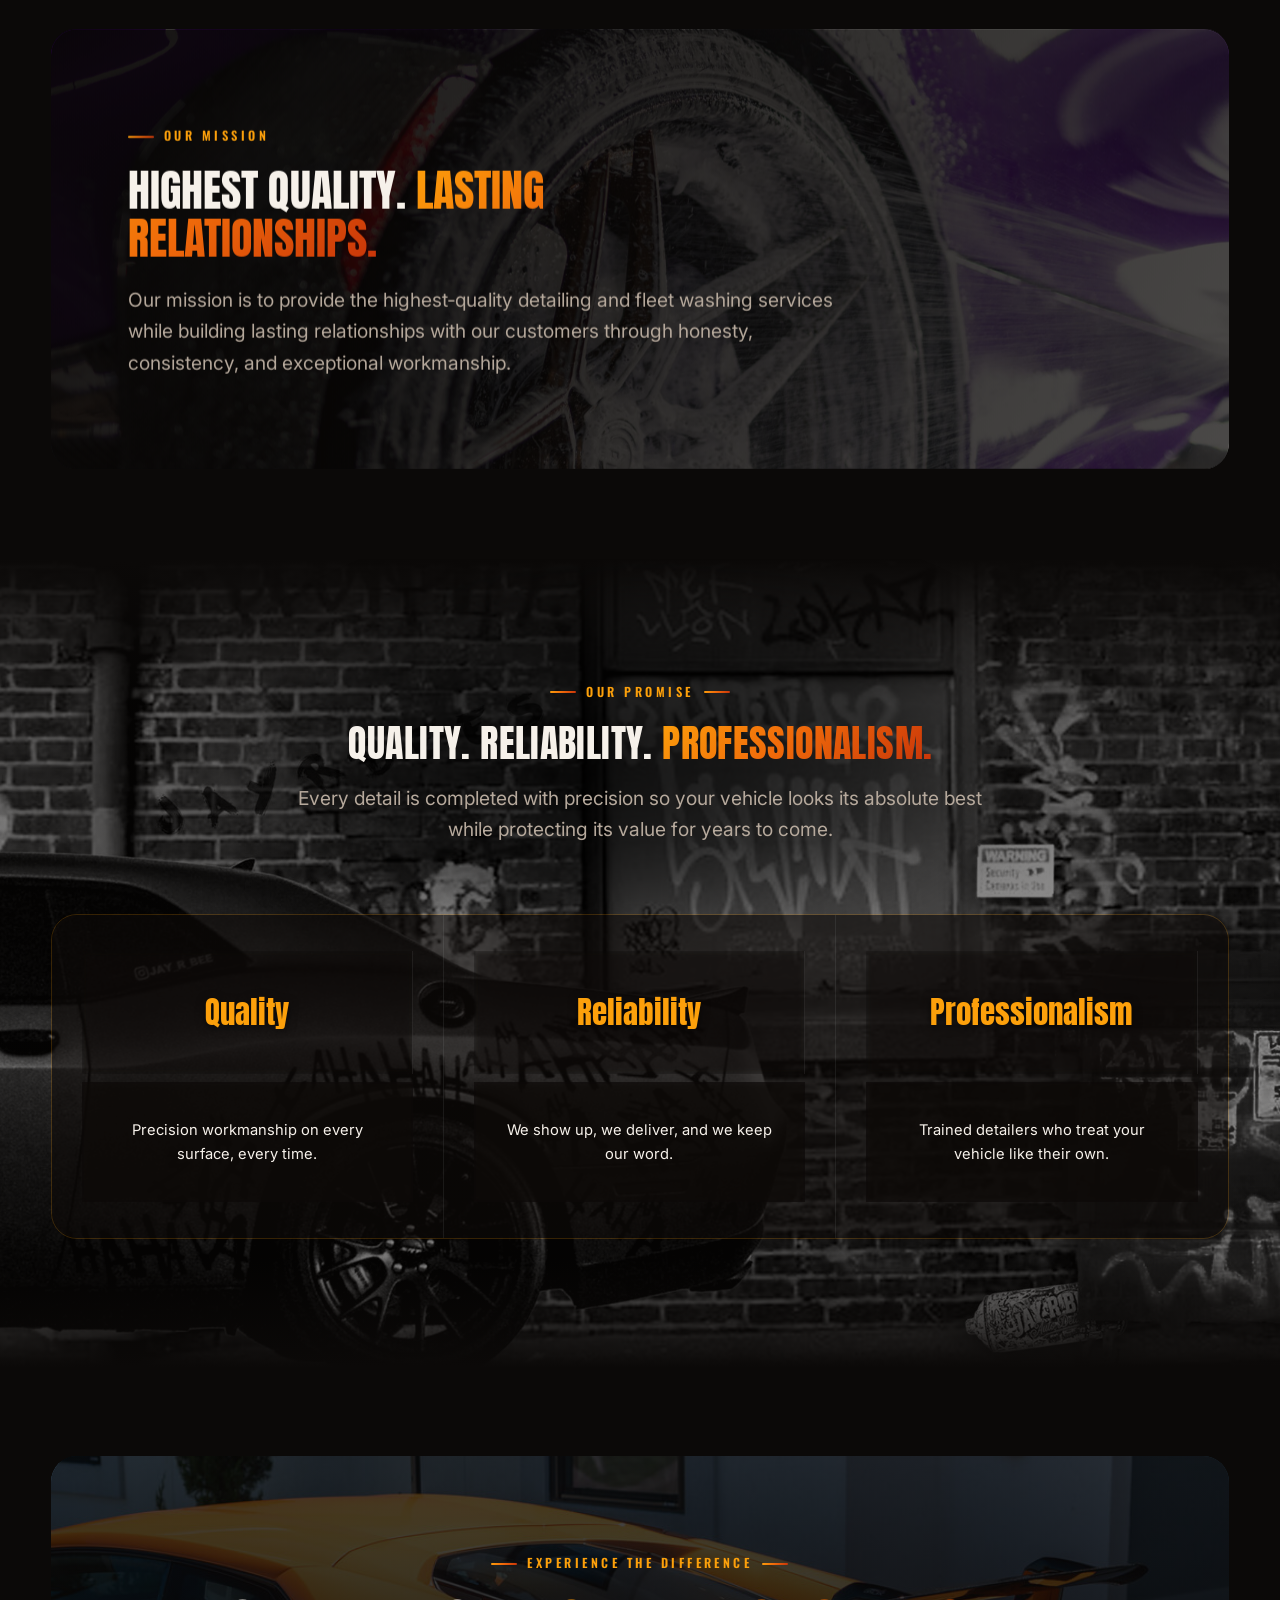
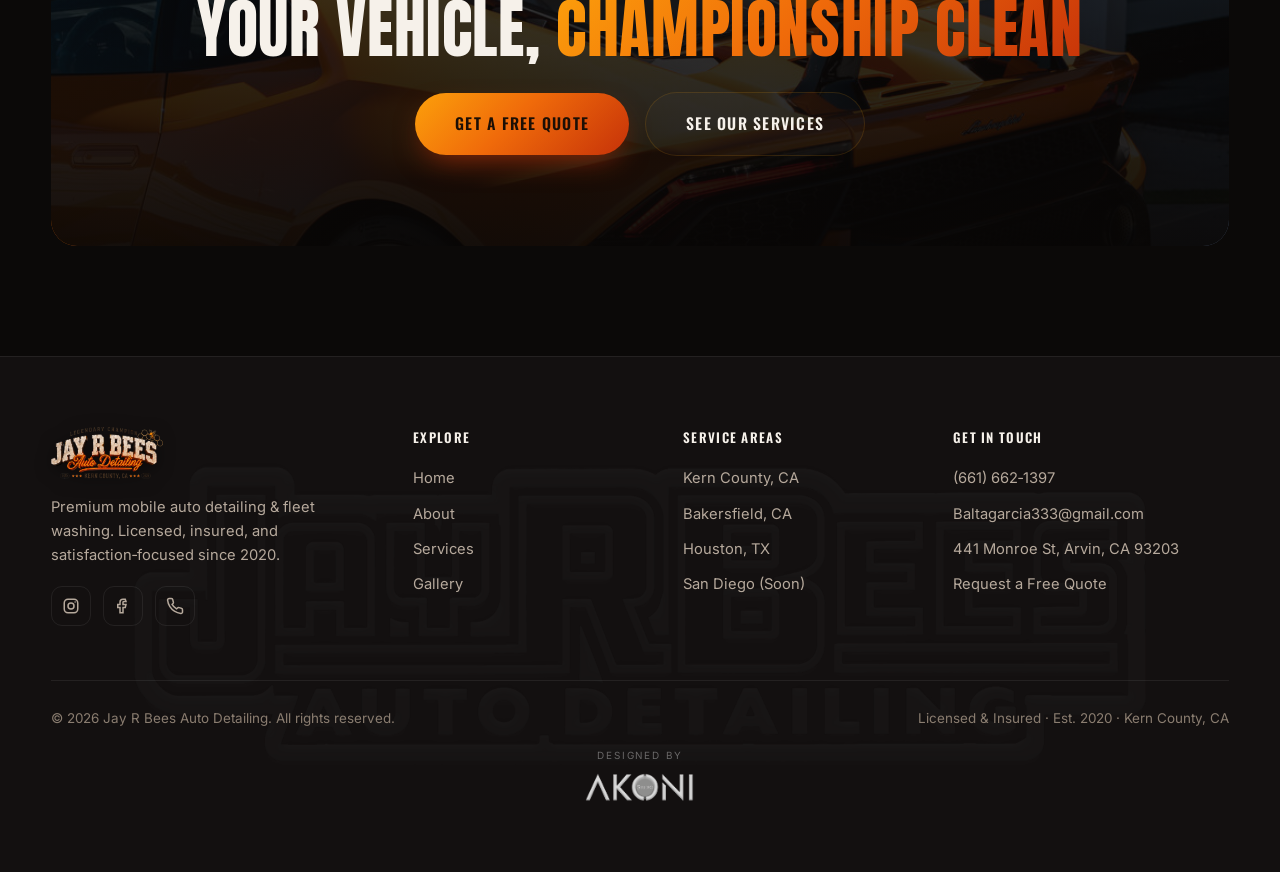
<file: about.html>
<!DOCTYPE html>
<html lang="en" class="no-js">
<head>
<meta charset="UTF-8">
<meta name="viewport" content="width=device-width, initial-scale=1">
<title>About — Jay R Bees Auto Detailing</title>
<meta name="description" content="Our mission, our promise, and what makes Jay R Bees different. Premium detailing and fleet washing built on honesty, consistency, and exceptional workmanship.">
<link rel="icon" href="assets/img/logo-sm.png">
<link rel="preconnect" href="https://fonts.googleapis.com">
<link rel="preconnect" href="https://fonts.gstatic.com" crossorigin>
<link href="https://fonts.googleapis.com/css2?family=Anton&family=Oswald:wght@400;500;600;700&family=Inter:wght@400;500;600;700&display=swap" rel="stylesheet">
<link rel="stylesheet" href="assets/css/style.css">
</head>
<body>

<header class="nav" id="nav">
  <div class="container">
    <a class="brand" href="index.html" aria-label="Jay R Bees home"><img src="assets/img/logo.png" alt="Jay R Bees Auto Detailing logo"></a>
    <nav class="nav-links" aria-label="Primary">
      <a href="index.html">Home</a>
      <a href="about.html" aria-current="page">About</a>
      <a href="services.html">Services</a>
      <a href="areas.html">Service Areas</a>
      <a href="gallery.html">Gallery</a>
      <a href="contact.html">Contact</a>
    </nav>
    <div class="nav-cta">
      <a class="nav-phone" href="tel:6616621397"><svg viewBox="0 0 24 24" fill="none" stroke="currentColor" stroke-width="2" stroke-linecap="round" stroke-linejoin="round"><path d="M22 16.92v3a2 2 0 0 1-2.18 2 19.79 19.79 0 0 1-8.63-3.07 19.5 19.5 0 0 1-6-6 19.79 19.79 0 0 1-3.07-8.67A2 2 0 0 1 4.11 2h3a2 2 0 0 1 2 1.72c.13.96.36 1.9.7 2.81a2 2 0 0 1-.45 2.11L8.09 9.91a16 16 0 0 0 6 6l1.27-1.27a2 2 0 0 1 2.11-.45c.9.34 1.85.57 2.81.7A2 2 0 0 1 22 16.92z"/></svg>(661) 662‑1397</a>
      <a class="btn btn-primary" href="https://book.squareup.com/appointments/j7vwa4m39qitr0/location/LS7DPX40BB9D7/services?utm_source=ig&amp;utm_medium=social&amp;utm_content=link_in_bio&amp;fbclid=PAcGRvZgJleHRuA2FlbQIxMQBzcnRjBmFwcF9pZA85MzY2MTk3NDMzOTI0NTkAAaedQ3mUBOI01FAEY14O9_WwzXAn0jtUpJyPf0o2MpDAmDv_ef7eFnsvDggJuQ_aem_9HJCTT9nkoeX53XVZmd64Q" target="_blank" rel="noopener">Book Now</a>
    </div>
    <button class="hamburger" aria-label="Open menu" aria-expanded="false"><span></span></button>
  </div>
</header>
<div class="mobile-menu">
  <a href="index.html">Home</a><a href="about.html">About</a><a href="services.html">Services</a><a href="areas.html">Service Areas</a><a href="gallery.html">Gallery</a><a href="contact.html">Contact</a>
  <a class="btn btn-primary" href="https://book.squareup.com/appointments/j7vwa4m39qitr0/location/LS7DPX40BB9D7/services?utm_source=ig&amp;utm_medium=social&amp;utm_content=link_in_bio&amp;fbclid=PAcGRvZgJleHRuA2FlbQIxMQBzcnRjBmFwcF9pZA85MzY2MTk3NDMzOTI0NTkAAaedQ3mUBOI01FAEY14O9_WwzXAn0jtUpJyPf0o2MpDAmDv_ef7eFnsvDggJuQ_aem_9HJCTT9nkoeX53XVZmd64Q" target="_blank" rel="noopener">Book Your Detail</a>
  <div class="mm-contact">
    <a href="tel:6616621397">Call (661) 662‑1397</a>
    <a href="mailto:Baltagarcia333@gmail.com">Baltagarcia333@gmail.com</a>
  </div>
</div>

<!-- PAGE HERO -->
<section class="page-hero">
  <div class="page-hero-bg"><img src="assets/img/exotic-orange-drive.jpg" alt="Orange Lamborghini Huracán detailed in a driveway"></div>
  <div class="container">
    <div class="breadcrumb" data-reveal><a href="index.html">Home</a> / <span>About</span></div>
    <span class="eyebrow" data-reveal>Legendary Champion · Est. 2020</span>
    <h1 class="h-xl" data-reveal>Pride in <span class="text-grad">Every Detail</span></h1>
    <p class="lead" data-reveal style="margin-top:18px">We take pride in every vehicle because your vehicle represents you — and our work represents us.</p>
  </div>
</section>

<!-- STORY / DIFFERENT -->
<section class="section">
  <div class="container">
    <div class="split reverse">
      <div class="split-media tall" data-reveal-x>
        <img src="assets/img/orange-hood.jpg" alt="Detailer buffing an exotic car surface">
        <span class="media-tag">Detail‑obsessed</span>
      </div>
      <div data-reveal>
        <span class="eyebrow">What Makes Us Different</span>
        <h2 class="h-md">More Than a Wash —<br><span class="text-grad">a Standard</span></h2>
        <p class="lead">We don't just clean vehicles — we restore, protect, and maintain them. Our DI water system leaves a spotless finish without hard‑water marks. Combined with professional tools and premium products, we deliver results that last longer and look better.</p>
        <p class="muted" style="margin-top:16px">Every vehicle receives the same level of care, whether it's a family car, an exotic vehicle, or an entire commercial fleet.</p>
      </div>
    </div>
  </div>
</section>

<!-- VALUES GRID -->
<section class="stack-areas" id="stackAreas">
  <div class="stack-wrap">
    <a class="stack-card s1" href="areas.html"><img src="assets/img/region-houston.jpg" alt="Jay R Bees Auto Detailing — Houston, TX"></a>
    <a class="stack-card s2" href="areas.html"><img src="assets/img/region-sandiego.jpg" alt="Jay R Bees Auto Detailing — San Diego"></a>
    <a class="stack-card s3" href="areas.html"><img src="assets/img/region-kern.jpg" alt="Jay R Bees Auto Detailing — Kern County, CA"></a>
  </div>
</section>

<!-- MISSION BAND -->
<section class="section--tight">
  <div class="container">
    <div class="band" data-reveal>
      <img src="assets/img/purple-spray.jpg" alt="Spot-free rinse on a luxury vehicle">
      <span class="eyebrow">Our Mission</span>
      <p class="band-quote">Highest quality. <span class="text-grad">Lasting relationships.</span></p>
      <p class="lead" style="margin-top:22px">Our mission is to provide the highest‑quality detailing and fleet washing services while building lasting relationships with our customers through honesty, consistency, and exceptional workmanship.</p>
    </div>
  </div>
</section>

<!-- PROMISE -->
<section class="section--tight promise-reveal" id="promiseReveal">
  <div class="pr-bg">
    <img class="pr-color" src="assets/img/promise-color.jpg" alt="Jay R Bees detailed Dodge Challenger in a graffiti alley">
    <img class="pr-bw" src="assets/img/promise-bw.jpg" alt="" aria-hidden="true" draggable="false">
  </div>
  <div class="container">
    <div class="sec-head center" data-reveal>
      <span class="eyebrow center-line">Our Promise</span>
      <h2 class="h-md">Quality. Reliability. <span class="text-grad">Professionalism.</span></h2>
      <p class="lead mx-auto" style="margin-inline:auto">Every detail is completed with precision so your vehicle looks its absolute best while protecting its value for years to come.</p>
    </div>
    <div class="promise" data-reveal>
      <div><div class="w">Quality</div><div class="d">Precision workmanship on every surface, every time.</div></div>
      <div><div class="w">Reliability</div><div class="d">We show up, we deliver, and we keep our word.</div></div>
      <div><div class="w">Professionalism</div><div class="d">Trained detailers who treat your vehicle like their own.</div></div>
    </div>
  </div>
</section>

<!-- CTA -->
<section class="section--tight">
  <div class="container">
    <div class="cta-band" data-reveal>
      <img src="assets/img/exotic-orange-drive.jpg" alt="Detailed exotic car">
      <span class="eyebrow center-line">Experience the Difference</span>
      <h2 class="h-lg">Your Vehicle, <span class="text-grad">Championship Clean</span></h2>
      <div class="hero-cta" style="margin-top:28px">
        <a class="btn btn-primary btn-lg" href="contact.html">Get a Free Quote</a>
        <a class="btn btn-ghost btn-lg" href="services.html">See Our Services</a>
      </div>
    </div>
  </div>
</section>

<footer class="footer">
  <img class="footer-logo-bg" src="assets/img/footer-logo.png" alt="" aria-hidden="true">
  <div class="container">
    <div class="footer-top">
      <div>
        <a class="brand" href="index.html"><img src="assets/img/logo.png" alt="Jay R Bees Auto Detailing"></a>
        <p>Premium mobile auto detailing &amp; fleet washing. Licensed, insured, and satisfaction‑focused since 2020.</p>
        <div class="footer-social">
          <a href="#" aria-label="Instagram"><svg viewBox="0 0 24 24" fill="none" stroke="currentColor" stroke-width="2"><rect x="3" y="3" width="18" height="18" rx="5"/><circle cx="12" cy="12" r="4"/><circle cx="17.5" cy="6.5" r="1" fill="currentColor" stroke="none"/></svg></a>
          <a href="#" aria-label="Facebook"><svg viewBox="0 0 24 24" fill="none" stroke="currentColor" stroke-width="2"><path d="M15 3h-3a4 4 0 0 0-4 4v3H5v4h3v7h4v-7h3l1-4h-4V7a1 1 0 0 1 1-1h3z"/></svg></a>
          <a href="tel:6616621397" aria-label="Phone"><svg viewBox="0 0 24 24" fill="none" stroke="currentColor" stroke-width="2"><path d="M22 16.92v3a2 2 0 0 1-2.18 2 19.79 19.79 0 0 1-8.63-3.07 19.5 19.5 0 0 1-6-6 19.79 19.79 0 0 1-3.07-8.67A2 2 0 0 1 4.11 2h3a2 2 0 0 1 2 1.72c.13.96.36 1.9.7 2.81a2 2 0 0 1-.45 2.11L8.09 9.91a16 16 0 0 0 6 6l1.27-1.27a2 2 0 0 1 2.11-.45c.9.34 1.85.57 2.81.7A2 2 0 0 1 22 16.92z"/></svg></a>
        </div>
      </div>
      <div><h5>Explore</h5><div class="footer-links"><a href="index.html">Home</a><a href="about.html">About</a><a href="services.html">Services</a><a href="gallery.html">Gallery</a></div></div>
      <div><h5>Service Areas</h5><div class="footer-links"><a href="areas.html">Kern County, CA</a><a href="areas.html">Bakersfield, CA</a><a href="areas.html">Houston, TX</a><a href="areas.html">San Diego (Soon)</a></div></div>
      <div><h5>Get in Touch</h5><div class="footer-links"><a href="tel:6616621397">(661) 662‑1397</a><a href="mailto:Baltagarcia333@gmail.com">Baltagarcia333@gmail.com</a><a href="https://www.google.com/maps/search/?api=1&query=441+Monroe+St+Arvin+CA+93203" target="_blank" rel="noopener">441 Monroe St, Arvin, CA 93203</a><a href="contact.html">Request a Free Quote</a></div></div>
    </div>
    <div class="footer-bottom">
      <span>© <span id="year">2026</span> Jay R Bees Auto Detailing. All rights reserved.</span>
      <span>Licensed &amp; Insured · Est. 2020 · Kern County, CA</span>
    </div>
  </div>

<div class="designed-by" style="text-align:center;padding:18px 16px 28px;width:100%;">
  <div style="margin:0 0 8px;font-size:.62rem;letter-spacing:.2em;text-transform:uppercase;color:rgba(255,255,255,.5);">Designed By</div>
  <img src="assets/img/akoni-logo.png" alt="Akoni Studio" style="display:inline-block;width:110px;max-width:40%;height:auto;opacity:.85;">
</div>
</footer>

<script src="assets/js/vendor/gsap.min.js"></script>
<script src="assets/js/vendor/ScrollTrigger.min.js"></script>
<script src="assets/js/main.js" defer></script>
</body>
</html>
</file>
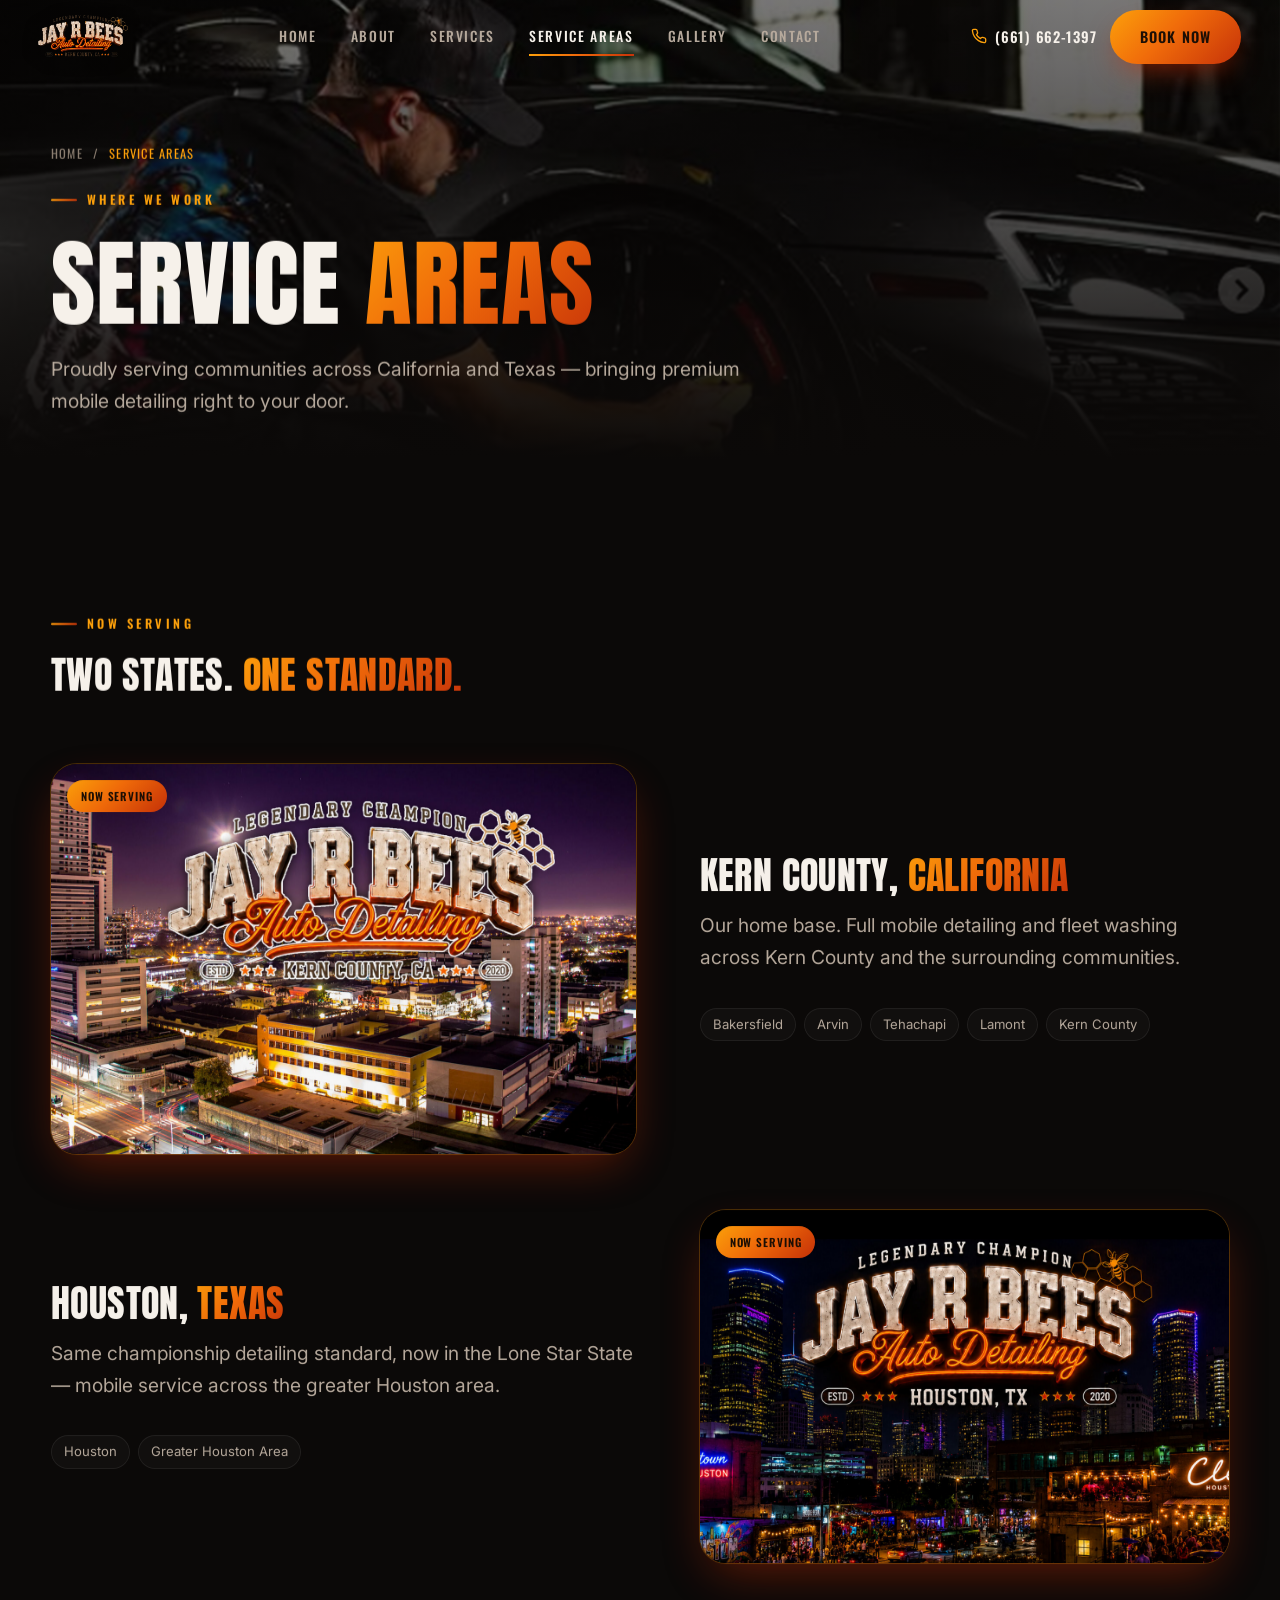
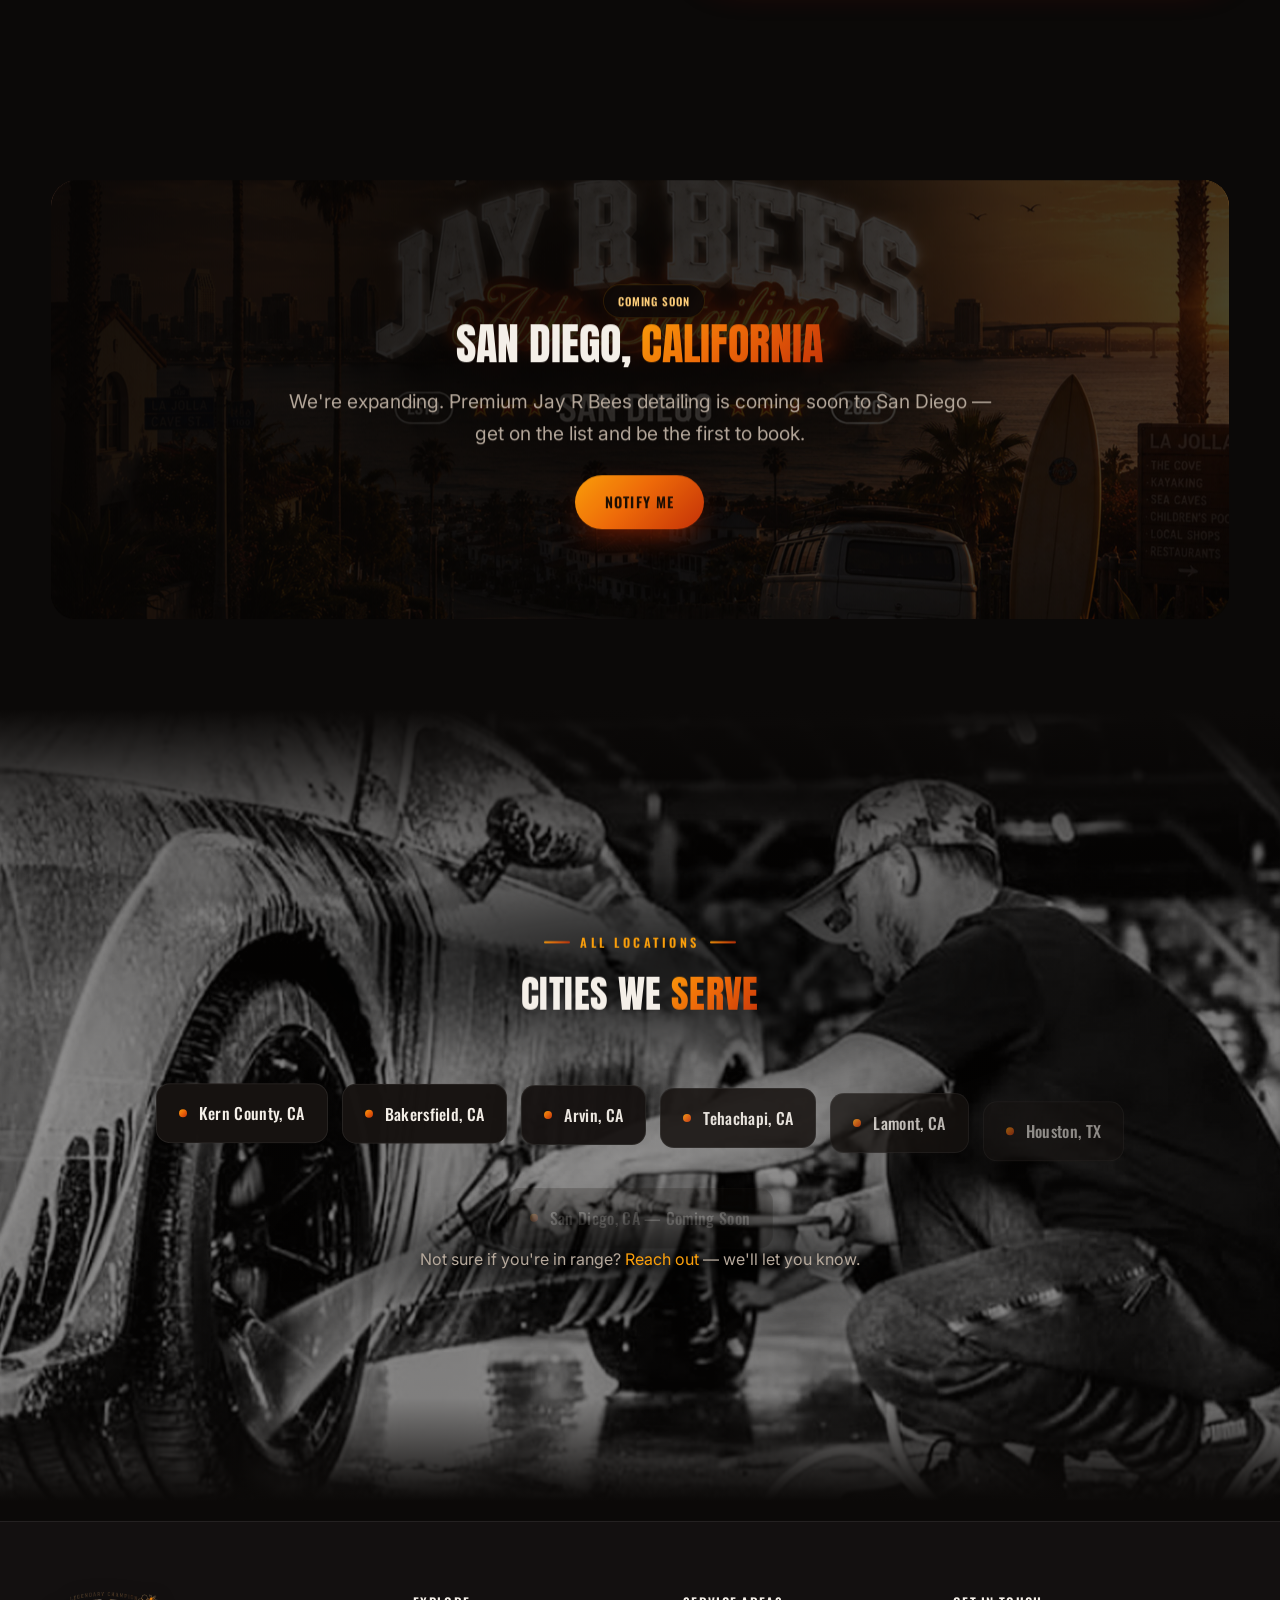
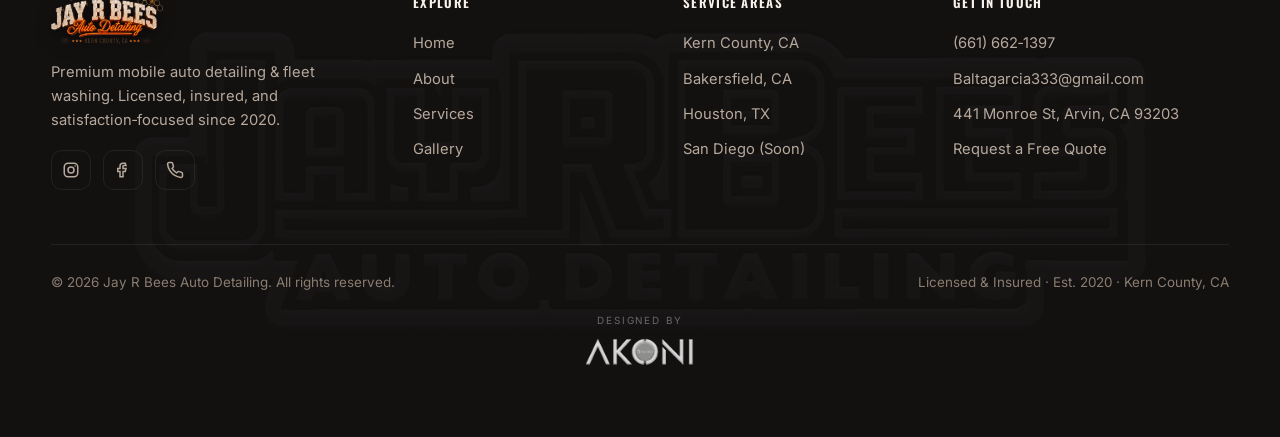
<file: areas.html>
<!DOCTYPE html>
<html lang="en" class="no-js">
<head>
<meta charset="UTF-8">
<meta name="viewport" content="width=device-width, initial-scale=1">
<title>Service Areas — Jay R Bees Auto Detailing</title>
<meta name="description" content="Jay R Bees serves Kern County, Bakersfield, Arvin, Tehachapi, and Lamont in California, plus Houston, Texas. San Diego coming soon.">
<link rel="icon" href="assets/img/logo-sm.png">
<link rel="preconnect" href="https://fonts.googleapis.com">
<link rel="preconnect" href="https://fonts.gstatic.com" crossorigin>
<link href="https://fonts.googleapis.com/css2?family=Anton&family=Oswald:wght@400;500;600;700&family=Inter:wght@400;500;600;700&display=swap" rel="stylesheet">
<link rel="stylesheet" href="assets/css/style.css">
</head>
<body>

<header class="nav" id="nav">
  <div class="container">
    <a class="brand" href="index.html" aria-label="Jay R Bees home"><img src="assets/img/logo.png" alt="Jay R Bees Auto Detailing logo"></a>
    <nav class="nav-links" aria-label="Primary">
      <a href="index.html">Home</a><a href="about.html">About</a><a href="services.html">Services</a><a href="areas.html" aria-current="page">Service Areas</a><a href="gallery.html">Gallery</a><a href="contact.html">Contact</a>
    </nav>
    <div class="nav-cta">
      <a class="nav-phone" href="tel:6616621397"><svg viewBox="0 0 24 24" fill="none" stroke="currentColor" stroke-width="2" stroke-linecap="round" stroke-linejoin="round"><path d="M22 16.92v3a2 2 0 0 1-2.18 2 19.79 19.79 0 0 1-8.63-3.07 19.5 19.5 0 0 1-6-6 19.79 19.79 0 0 1-3.07-8.67A2 2 0 0 1 4.11 2h3a2 2 0 0 1 2 1.72c.13.96.36 1.9.7 2.81a2 2 0 0 1-.45 2.11L8.09 9.91a16 16 0 0 0 6 6l1.27-1.27a2 2 0 0 1 2.11-.45c.9.34 1.85.57 2.81.7A2 2 0 0 1 22 16.92z"/></svg>(661) 662‑1397</a>
      <a class="btn btn-primary" href="https://book.squareup.com/appointments/j7vwa4m39qitr0/location/LS7DPX40BB9D7/services?utm_source=ig&amp;utm_medium=social&amp;utm_content=link_in_bio&amp;fbclid=PAcGRvZgJleHRuA2FlbQIxMQBzcnRjBmFwcF9pZA85MzY2MTk3NDMzOTI0NTkAAaedQ3mUBOI01FAEY14O9_WwzXAn0jtUpJyPf0o2MpDAmDv_ef7eFnsvDggJuQ_aem_9HJCTT9nkoeX53XVZmd64Q" target="_blank" rel="noopener">Book Now</a>
    </div>
    <button class="hamburger" aria-label="Open menu" aria-expanded="false"><span></span></button>
  </div>
</header>
<div class="mobile-menu">
  <a href="index.html">Home</a><a href="about.html">About</a><a href="services.html">Services</a><a href="areas.html">Service Areas</a><a href="gallery.html">Gallery</a><a href="contact.html">Contact</a>
  <a class="btn btn-primary" href="https://book.squareup.com/appointments/j7vwa4m39qitr0/location/LS7DPX40BB9D7/services?utm_source=ig&amp;utm_medium=social&amp;utm_content=link_in_bio&amp;fbclid=PAcGRvZgJleHRuA2FlbQIxMQBzcnRjBmFwcF9pZA85MzY2MTk3NDMzOTI0NTkAAaedQ3mUBOI01FAEY14O9_WwzXAn0jtUpJyPf0o2MpDAmDv_ef7eFnsvDggJuQ_aem_9HJCTT9nkoeX53XVZmd64Q" target="_blank" rel="noopener">Book Your Detail</a>
  <div class="mm-contact">
    <a href="tel:6616621397">Call (661) 662‑1397</a>
    <a href="mailto:Baltagarcia333@gmail.com">Baltagarcia333@gmail.com</a>
  </div>
</div>

<section class="page-hero">
  <div class="page-hero-bg"><img src="assets/img/areas-hero.jpg" alt="Jay R Bees detailer wiping down the wheel of a black Audi R8"></div>
  <div class="container">
    <div class="breadcrumb" data-reveal><a href="index.html">Home</a> / <span>Service Areas</span></div>
    <span class="eyebrow" data-reveal>Where We Work</span>
    <h1 class="h-xl" data-reveal>Service <span class="text-grad">Areas</span></h1>
    <p class="lead" data-reveal style="margin-top:18px">Proudly serving communities across California and Texas — bringing premium mobile detailing right to your door.</p>
  </div>
</section>

<!-- ACTIVE REGIONS (banners) -->
<section class="section">
  <div class="container">
    <div class="sec-head" data-reveal>
      <span class="eyebrow">Now Serving</span>
      <h2 class="h-md">Two States. <span class="text-grad">One Standard.</span></h2>
    </div>

    <div class="split" style="margin-bottom:56px" data-reveal>
      <div class="split-media" style="aspect-ratio:3/2;box-shadow:var(--glow)"><img src="assets/img/region-kern.jpg" alt="Jay R Bees — Kern County, California"><span class="region-badge badge-active" style="position:absolute;top:16px;left:16px">Now Serving</span></div>
      <div>
        <h2 class="h-md">Kern County, <span class="text-grad">California</span></h2>
        <p class="lead" style="margin-top:14px">Our home base. Full mobile detailing and fleet washing across Kern County and the surrounding communities.</p>
        <div class="region-body" style="padding-left:0"><div class="cities">
          <span class="city">Bakersfield</span><span class="city">Arvin</span><span class="city">Tehachapi</span><span class="city">Lamont</span><span class="city">Kern County</span>
        </div></div>
      </div>
    </div>

    <div class="split reverse" data-reveal>
      <div class="split-media" style="aspect-ratio:3/2;box-shadow:var(--glow)"><img src="assets/img/region-houston.jpg" alt="Jay R Bees — Houston, Texas"><span class="region-badge badge-active" style="position:absolute;top:16px;left:16px">Now Serving</span></div>
      <div>
        <h2 class="h-md">Houston, <span class="text-grad">Texas</span></h2>
        <p class="lead" style="margin-top:14px">Same championship detailing standard, now in the Lone Star State — mobile service across the greater Houston area.</p>
        <div class="region-body" style="padding-left:0"><div class="cities">
          <span class="city">Houston</span><span class="city">Greater Houston Area</span>
        </div></div>
      </div>
    </div>
  </div>
</section>

<!-- COMING SOON -->
<section class="section--tight">
  <div class="container">
    <div class="band" data-reveal style="text-align:center">
      <img src="assets/img/region-sandiego.jpg" alt="Jay R Bees — San Diego, California coming soon">
      <span class="region-badge badge-soon" style="position:relative;display:inline-block;margin-bottom:16px">Coming Soon</span>
      <p class="band-quote" style="margin-inline:auto">San Diego, <span class="text-grad">California</span></p>
      <p class="lead mx-auto" style="margin:18px auto 0">We're expanding. Premium Jay R Bees detailing is coming soon to San Diego — get on the list and be the first to book.</p>
      <div class="hero-cta" style="margin-top:26px;justify-content:center">
        <a class="btn btn-primary" href="contact.html">Notify Me</a>
      </div>
    </div>
  </div>
</section>

<!-- CITY LIST -->
<section class="section--tight promise-reveal" id="promiseReveal">
  <div class="pr-bg" aria-hidden="true">
    <img class="pr-color" src="assets/img/areas-color.jpg" alt="">
    <img class="pr-bw" src="assets/img/areas-bw.jpg" alt="">
  </div>
  <div class="container">
    <div class="sec-head center" data-reveal>
      <span class="eyebrow center-line">All Locations</span>
      <h2 class="h-md">Cities We <span class="text-grad">Serve</span></h2>
    </div>
    <div class="pills" data-stagger style="justify-content:center">
      <span class="pill"><span class="dot"></span>Kern County, CA</span>
      <span class="pill"><span class="dot"></span>Bakersfield, CA</span>
      <span class="pill"><span class="dot"></span>Arvin, CA</span>
      <span class="pill"><span class="dot"></span>Tehachapi, CA</span>
      <span class="pill"><span class="dot"></span>Lamont, CA</span>
      <span class="pill"><span class="dot"></span>Houston, TX</span>
      <span class="pill"><span class="dot"></span>San Diego, CA — Coming Soon</span>
    </div>
    <p class="center muted pr-note" style="margin-top:28px">Not sure if you're in range? <a href="contact.html" style="color:var(--orange)">Reach out</a> — we'll let you know.</p>
  </div>
</section>

<footer class="footer">
  <img class="footer-logo-bg" src="assets/img/footer-logo.png" alt="" aria-hidden="true">
  <div class="container">
    <div class="footer-top">
      <div>
        <a class="brand" href="index.html"><img src="assets/img/logo.png" alt="Jay R Bees Auto Detailing"></a>
        <p>Premium mobile auto detailing &amp; fleet washing. Licensed, insured, and satisfaction‑focused since 2020.</p>
        <div class="footer-social">
          <a href="#" aria-label="Instagram"><svg viewBox="0 0 24 24" fill="none" stroke="currentColor" stroke-width="2"><rect x="3" y="3" width="18" height="18" rx="5"/><circle cx="12" cy="12" r="4"/><circle cx="17.5" cy="6.5" r="1" fill="currentColor" stroke="none"/></svg></a>
          <a href="#" aria-label="Facebook"><svg viewBox="0 0 24 24" fill="none" stroke="currentColor" stroke-width="2"><path d="M15 3h-3a4 4 0 0 0-4 4v3H5v4h3v7h4v-7h3l1-4h-4V7a1 1 0 0 1 1-1h3z"/></svg></a>
          <a href="tel:6616621397" aria-label="Phone"><svg viewBox="0 0 24 24" fill="none" stroke="currentColor" stroke-width="2"><path d="M22 16.92v3a2 2 0 0 1-2.18 2 19.79 19.79 0 0 1-8.63-3.07 19.5 19.5 0 0 1-6-6 19.79 19.79 0 0 1-3.07-8.67A2 2 0 0 1 4.11 2h3a2 2 0 0 1 2 1.72c.13.96.36 1.9.7 2.81a2 2 0 0 1-.45 2.11L8.09 9.91a16 16 0 0 0 6 6l1.27-1.27a2 2 0 0 1 2.11-.45c.9.34 1.85.57 2.81.7A2 2 0 0 1 22 16.92z"/></svg></a>
        </div>
      </div>
      <div><h5>Explore</h5><div class="footer-links"><a href="index.html">Home</a><a href="about.html">About</a><a href="services.html">Services</a><a href="gallery.html">Gallery</a></div></div>
      <div><h5>Service Areas</h5><div class="footer-links"><a href="areas.html">Kern County, CA</a><a href="areas.html">Bakersfield, CA</a><a href="areas.html">Houston, TX</a><a href="areas.html">San Diego (Soon)</a></div></div>
      <div><h5>Get in Touch</h5><div class="footer-links"><a href="tel:6616621397">(661) 662‑1397</a><a href="mailto:Baltagarcia333@gmail.com">Baltagarcia333@gmail.com</a><a href="https://www.google.com/maps/search/?api=1&query=441+Monroe+St+Arvin+CA+93203" target="_blank" rel="noopener">441 Monroe St, Arvin, CA 93203</a><a href="contact.html">Request a Free Quote</a></div></div>
    </div>
    <div class="footer-bottom">
      <span>© <span id="year">2026</span> Jay R Bees Auto Detailing. All rights reserved.</span>
      <span>Licensed &amp; Insured · Est. 2020 · Kern County, CA</span>
    </div>
  </div>

<div class="designed-by" style="text-align:center;padding:18px 16px 28px;width:100%;">
  <div style="margin:0 0 8px;font-size:.62rem;letter-spacing:.2em;text-transform:uppercase;color:rgba(255,255,255,.5);">Designed By</div>
  <img src="assets/img/akoni-logo.png" alt="Akoni Studio" style="display:inline-block;width:110px;max-width:40%;height:auto;opacity:.85;">
</div>
</footer>

<script src="assets/js/vendor/gsap.min.js"></script>
<script src="assets/js/vendor/ScrollTrigger.min.js"></script>
<script src="assets/js/main.js" defer></script>
</body>
</html>
</file>
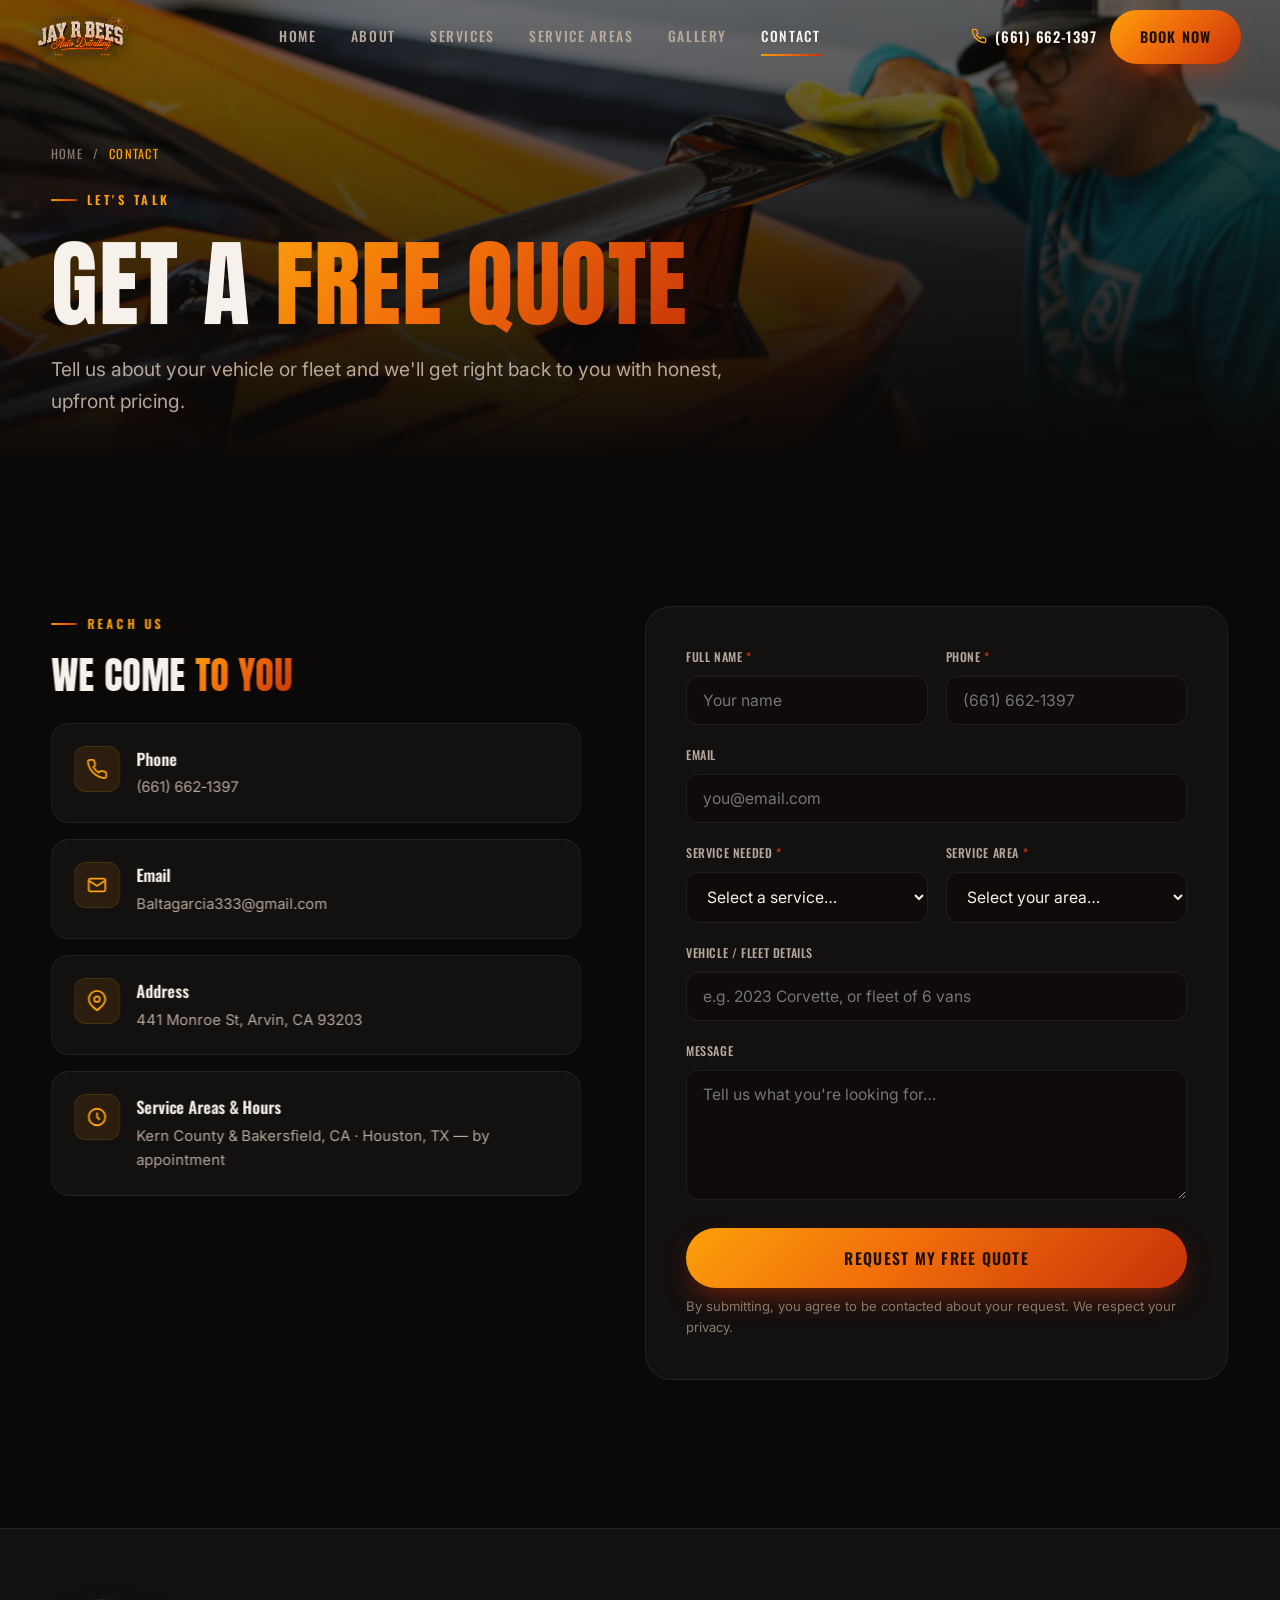
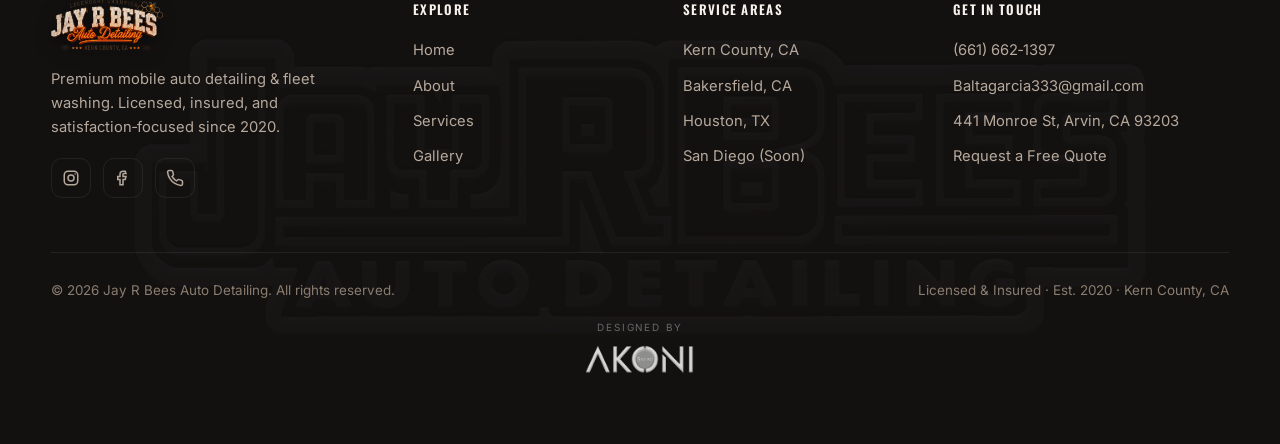
<file: contact.html>
<!DOCTYPE html>
<html lang="en" class="no-js">
<head>
<meta charset="UTF-8">
<meta name="viewport" content="width=device-width, initial-scale=1">
<title>Contact — Jay R Bees Auto Detailing</title>
<meta name="description" content="Request a free quote from Jay R Bees Auto Detailing. Mobile detailing and fleet washing across California and Texas.">
<link rel="icon" href="assets/img/logo-sm.png">
<link rel="preconnect" href="https://fonts.googleapis.com">
<link rel="preconnect" href="https://fonts.gstatic.com" crossorigin>
<link href="https://fonts.googleapis.com/css2?family=Anton&family=Oswald:wght@400;500;600;700&family=Inter:wght@400;500;600;700&display=swap" rel="stylesheet">
<link rel="stylesheet" href="assets/css/style.css">
</head>
<body>

<header class="nav" id="nav">
  <div class="container">
    <a class="brand" href="index.html" aria-label="Jay R Bees home"><img src="assets/img/logo.png" alt="Jay R Bees Auto Detailing logo"></a>
    <nav class="nav-links" aria-label="Primary">
      <a href="index.html">Home</a><a href="about.html">About</a><a href="services.html">Services</a><a href="areas.html">Service Areas</a><a href="gallery.html">Gallery</a><a href="contact.html" aria-current="page">Contact</a>
    </nav>
    <div class="nav-cta">
      <a class="nav-phone" href="tel:6616621397"><svg viewBox="0 0 24 24" fill="none" stroke="currentColor" stroke-width="2" stroke-linecap="round" stroke-linejoin="round"><path d="M22 16.92v3a2 2 0 0 1-2.18 2 19.79 19.79 0 0 1-8.63-3.07 19.5 19.5 0 0 1-6-6 19.79 19.79 0 0 1-3.07-8.67A2 2 0 0 1 4.11 2h3a2 2 0 0 1 2 1.72c.13.96.36 1.9.7 2.81a2 2 0 0 1-.45 2.11L8.09 9.91a16 16 0 0 0 6 6l1.27-1.27a2 2 0 0 1 2.11-.45c.9.34 1.85.57 2.81.7A2 2 0 0 1 22 16.92z"/></svg>(661) 662‑1397</a>
      <a class="btn btn-primary" href="https://book.squareup.com/appointments/j7vwa4m39qitr0/location/LS7DPX40BB9D7/services?utm_source=ig&amp;utm_medium=social&amp;utm_content=link_in_bio&amp;fbclid=PAcGRvZgJleHRuA2FlbQIxMQBzcnRjBmFwcF9pZA85MzY2MTk3NDMzOTI0NTkAAaedQ3mUBOI01FAEY14O9_WwzXAn0jtUpJyPf0o2MpDAmDv_ef7eFnsvDggJuQ_aem_9HJCTT9nkoeX53XVZmd64Q" target="_blank" rel="noopener">Book Now</a>
    </div>
    <button class="hamburger" aria-label="Open menu" aria-expanded="false"><span></span></button>
  </div>
</header>
<div class="mobile-menu">
  <a href="index.html">Home</a><a href="about.html">About</a><a href="services.html">Services</a><a href="areas.html">Service Areas</a><a href="gallery.html">Gallery</a><a href="contact.html">Contact</a>
  <a class="btn btn-primary" href="https://book.squareup.com/appointments/j7vwa4m39qitr0/location/LS7DPX40BB9D7/services?utm_source=ig&amp;utm_medium=social&amp;utm_content=link_in_bio&amp;fbclid=PAcGRvZgJleHRuA2FlbQIxMQBzcnRjBmFwcF9pZA85MzY2MTk3NDMzOTI0NTkAAaedQ3mUBOI01FAEY14O9_WwzXAn0jtUpJyPf0o2MpDAmDv_ef7eFnsvDggJuQ_aem_9HJCTT9nkoeX53XVZmd64Q" target="_blank" rel="noopener">Book Your Detail</a>
  <div class="mm-contact">
    <a href="tel:6616621397">Call (661) 662‑1397</a>
    <a href="mailto:Baltagarcia333@gmail.com">Baltagarcia333@gmail.com</a>
  </div>
</div>

<section class="page-hero">
  <div class="page-hero-bg"><img src="assets/img/exotic-orange-detail.jpg" alt="Detailer working on an exotic car"></div>
  <div class="container">
    <div class="breadcrumb" data-reveal><a href="index.html">Home</a> / <span>Contact</span></div>
    <span class="eyebrow" data-reveal>Let's Talk</span>
    <h1 class="h-xl" data-reveal>Get a <span class="text-grad">Free Quote</span></h1>
    <p class="lead" data-reveal style="margin-top:18px">Tell us about your vehicle or fleet and we'll get right back to you with honest, upfront pricing.</p>
  </div>
</section>

<section class="section">
  <div class="container">
    <div class="contact-grid">
      <!-- INFO -->
      <div data-reveal-x>
        <span class="eyebrow">Reach Us</span>
        <h2 class="h-md" style="margin-bottom:26px">We Come <span class="text-grad">to You</span></h2>

        <div class="info-card">
          <div class="info-ic"><svg viewBox="0 0 24 24" fill="none" stroke="currentColor" stroke-width="2"><path d="M22 16.92v3a2 2 0 0 1-2.18 2 19.79 19.79 0 0 1-8.63-3.07 19.5 19.5 0 0 1-6-6 19.79 19.79 0 0 1-3.07-8.67A2 2 0 0 1 4.11 2h3a2 2 0 0 1 2 1.72c.13.96.36 1.9.7 2.81a2 2 0 0 1-.45 2.11L8.09 9.91a16 16 0 0 0 6 6l1.27-1.27a2 2 0 0 1 2.11-.45c.9.34 1.85.57 2.81.7A2 2 0 0 1 22 16.92z"/></svg></div>
          <div><h4>Phone</h4><p><a href="tel:6616621397">(661) 662‑1397</a></p></div>
        </div>
        <div class="info-card">
          <div class="info-ic"><svg viewBox="0 0 24 24" fill="none" stroke="currentColor" stroke-width="2"><rect x="3" y="5" width="18" height="14" rx="2"/><path d="M3 7l9 6 9-6"/></svg></div>
          <div><h4>Email</h4><p><a href="mailto:Baltagarcia333@gmail.com">Baltagarcia333@gmail.com</a></p></div>
        </div>
        <div class="info-card">
          <div class="info-ic"><svg viewBox="0 0 24 24" fill="none" stroke="currentColor" stroke-width="2"><path d="M21 10c0 6-9 12-9 12s-9-6-9-12a9 9 0 0 1 18 0z"/><circle cx="12" cy="10" r="3"/></svg></div>
          <div><h4>Address</h4><p><a href="https://www.google.com/maps/search/?api=1&query=441+Monroe+St+Arvin+CA+93203" target="_blank" rel="noopener">441 Monroe St, Arvin, CA 93203</a></p></div>
        </div>
        <div class="info-card">
          <div class="info-ic"><svg viewBox="0 0 24 24" fill="none" stroke="currentColor" stroke-width="2"><circle cx="12" cy="12" r="9"/><path d="M12 7v5l3 3"/></svg></div>
          <div><h4>Service Areas &amp; Hours</h4><p>Kern County &amp; Bakersfield, CA · Houston, TX — by appointment</p></div>
        </div>
      </div>

      <!-- FORM -->
      <div id="quote" data-reveal>
        <form id="quoteForm" action="https://formsubmit.co/Baltagarcia333@gmail.com" method="POST" novalidate>
          <input type="hidden" name="_subject" value="New quote request — Jay R Bees website">
          <input type="hidden" name="_template" value="table">
          <input type="hidden" name="_captcha" value="false">
          <input type="text" name="_honey" style="display:none" tabindex="-1" autocomplete="off">
          <div class="field-row">
            <div class="field"><label for="name">Full Name <span class="req">*</span></label><input id="name" name="name" type="text" autocomplete="name" placeholder="Your name" required></div>
            <div class="field"><label for="phone">Phone <span class="req">*</span></label><input id="phone" name="phone" type="tel" autocomplete="tel" placeholder="(661) 662‑1397" required></div>
          </div>
          <div class="field"><label for="email">Email</label><input id="email" name="email" type="email" autocomplete="email" placeholder="you@email.com"></div>
          <div class="field-row">
            <div class="field">
              <label for="service">Service Needed <span class="req">*</span></label>
              <select id="service" name="service" required>
                <option value="">Select a service…</option>
                <option>Luxury &amp; Exotic Detailing</option>
                <option>Full Exterior Detail</option>
                <option>Interior Detailing</option>
                <option>DI Water Spot‑Free Wash</option>
                <option>Fleet &amp; Commercial Washing</option>
                <option>Mobile Detailing</option>
                <option>Other / Not Sure</option>
              </select>
            </div>
            <div class="field">
              <label for="area">Service Area <span class="req">*</span></label>
              <select id="area" name="area" required>
                <option value="">Select your area…</option>
                <option>Bakersfield, CA</option>
                <option>Kern County, CA</option>
                <option>Arvin, CA</option>
                <option>Tehachapi, CA</option>
                <option>Lamont, CA</option>
                <option>Houston, TX</option>
                <option>San Diego, CA (Coming Soon)</option>
                <option>Other</option>
              </select>
            </div>
          </div>
          <div class="field"><label for="vehicle">Vehicle / Fleet Details</label><input id="vehicle" name="vehicle" type="text" placeholder="e.g. 2023 Corvette, or fleet of 6 vans"></div>
          <div class="field"><label for="message">Message</label><textarea id="message" name="message" placeholder="Tell us what you're looking for…"></textarea></div>
          <button class="btn btn-primary btn-lg" type="submit" style="width:100%">Request My Free Quote</button>
          <p class="form-note">By submitting, you agree to be contacted about your request. We respect your privacy.</p>
          <div class="form-success" role="alert">Thanks! Your request has been sent to Jay R Bees — we'll be in touch shortly.</div>
        </form>
      </div>
    </div>
  </div>
</section>

<footer class="footer">
  <img class="footer-logo-bg" src="assets/img/footer-logo.png" alt="" aria-hidden="true">
  <div class="container">
    <div class="footer-top">
      <div>
        <a class="brand" href="index.html"><img src="assets/img/logo.png" alt="Jay R Bees Auto Detailing"></a>
        <p>Premium mobile auto detailing &amp; fleet washing. Licensed, insured, and satisfaction‑focused since 2020.</p>
        <div class="footer-social">
          <a href="#" aria-label="Instagram"><svg viewBox="0 0 24 24" fill="none" stroke="currentColor" stroke-width="2"><rect x="3" y="3" width="18" height="18" rx="5"/><circle cx="12" cy="12" r="4"/><circle cx="17.5" cy="6.5" r="1" fill="currentColor" stroke="none"/></svg></a>
          <a href="#" aria-label="Facebook"><svg viewBox="0 0 24 24" fill="none" stroke="currentColor" stroke-width="2"><path d="M15 3h-3a4 4 0 0 0-4 4v3H5v4h3v7h4v-7h3l1-4h-4V7a1 1 0 0 1 1-1h3z"/></svg></a>
          <a href="tel:6616621397" aria-label="Phone"><svg viewBox="0 0 24 24" fill="none" stroke="currentColor" stroke-width="2"><path d="M22 16.92v3a2 2 0 0 1-2.18 2 19.79 19.79 0 0 1-8.63-3.07 19.5 19.5 0 0 1-6-6 19.79 19.79 0 0 1-3.07-8.67A2 2 0 0 1 4.11 2h3a2 2 0 0 1 2 1.72c.13.96.36 1.9.7 2.81a2 2 0 0 1-.45 2.11L8.09 9.91a16 16 0 0 0 6 6l1.27-1.27a2 2 0 0 1 2.11-.45c.9.34 1.85.57 2.81.7A2 2 0 0 1 22 16.92z"/></svg></a>
        </div>
      </div>
      <div><h5>Explore</h5><div class="footer-links"><a href="index.html">Home</a><a href="about.html">About</a><a href="services.html">Services</a><a href="gallery.html">Gallery</a></div></div>
      <div><h5>Service Areas</h5><div class="footer-links"><a href="areas.html">Kern County, CA</a><a href="areas.html">Bakersfield, CA</a><a href="areas.html">Houston, TX</a><a href="areas.html">San Diego (Soon)</a></div></div>
      <div><h5>Get in Touch</h5><div class="footer-links"><a href="tel:6616621397">(661) 662‑1397</a><a href="mailto:Baltagarcia333@gmail.com">Baltagarcia333@gmail.com</a><a href="https://www.google.com/maps/search/?api=1&query=441+Monroe+St+Arvin+CA+93203" target="_blank" rel="noopener">441 Monroe St, Arvin, CA 93203</a><a href="#quote">Request a Free Quote</a></div></div>
    </div>
    <div class="footer-bottom">
      <span>© <span id="year">2026</span> Jay R Bees Auto Detailing. All rights reserved.</span>
      <span>Licensed &amp; Insured · Est. 2020 · Kern County, CA</span>
    </div>
  </div>

<div class="designed-by" style="text-align:center;padding:18px 16px 28px;width:100%;">
  <div style="margin:0 0 8px;font-size:.62rem;letter-spacing:.2em;text-transform:uppercase;color:rgba(255,255,255,.5);">Designed By</div>
  <img src="assets/img/akoni-logo.png" alt="Akoni Studio" style="display:inline-block;width:110px;max-width:40%;height:auto;opacity:.85;">
</div>
</footer>

<script src="assets/js/vendor/gsap.min.js"></script>
<script src="assets/js/vendor/ScrollTrigger.min.js"></script>
<script src="assets/js/main.js" defer></script>
</body>
</html>
</file>
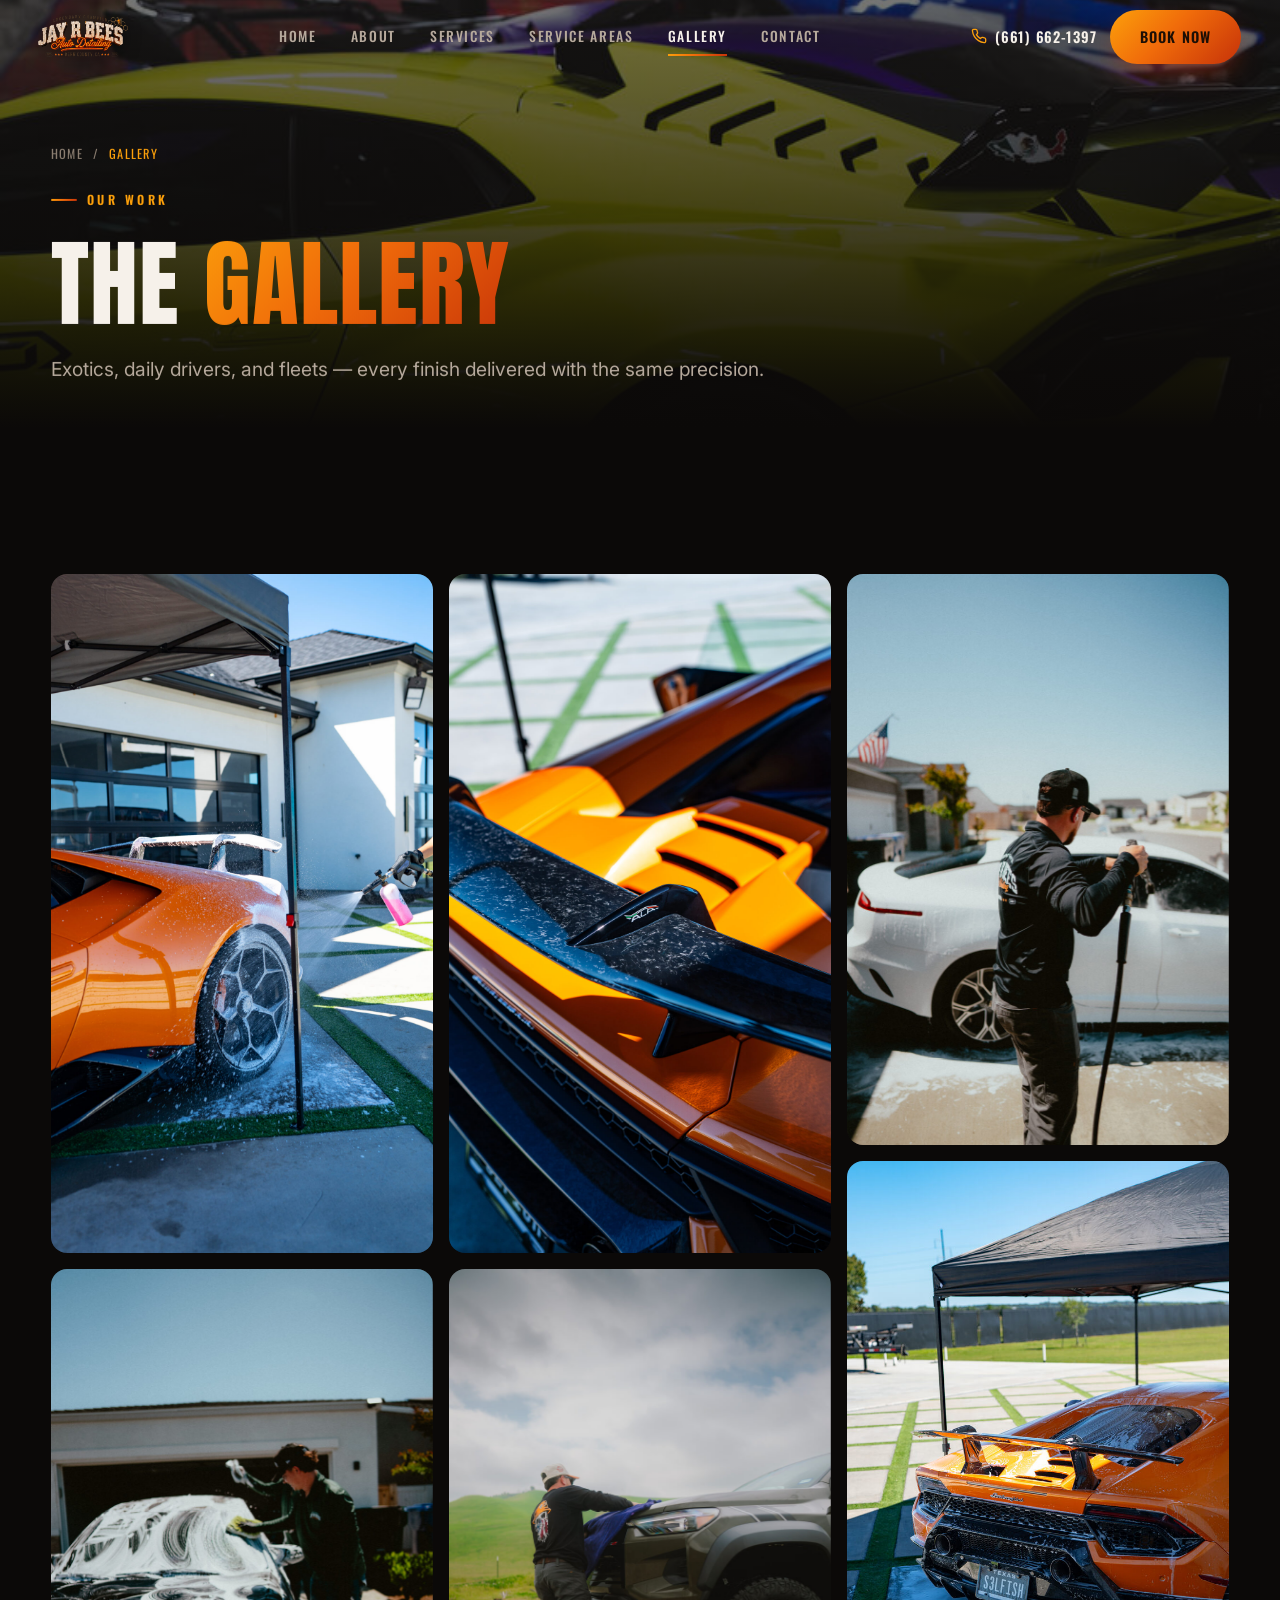
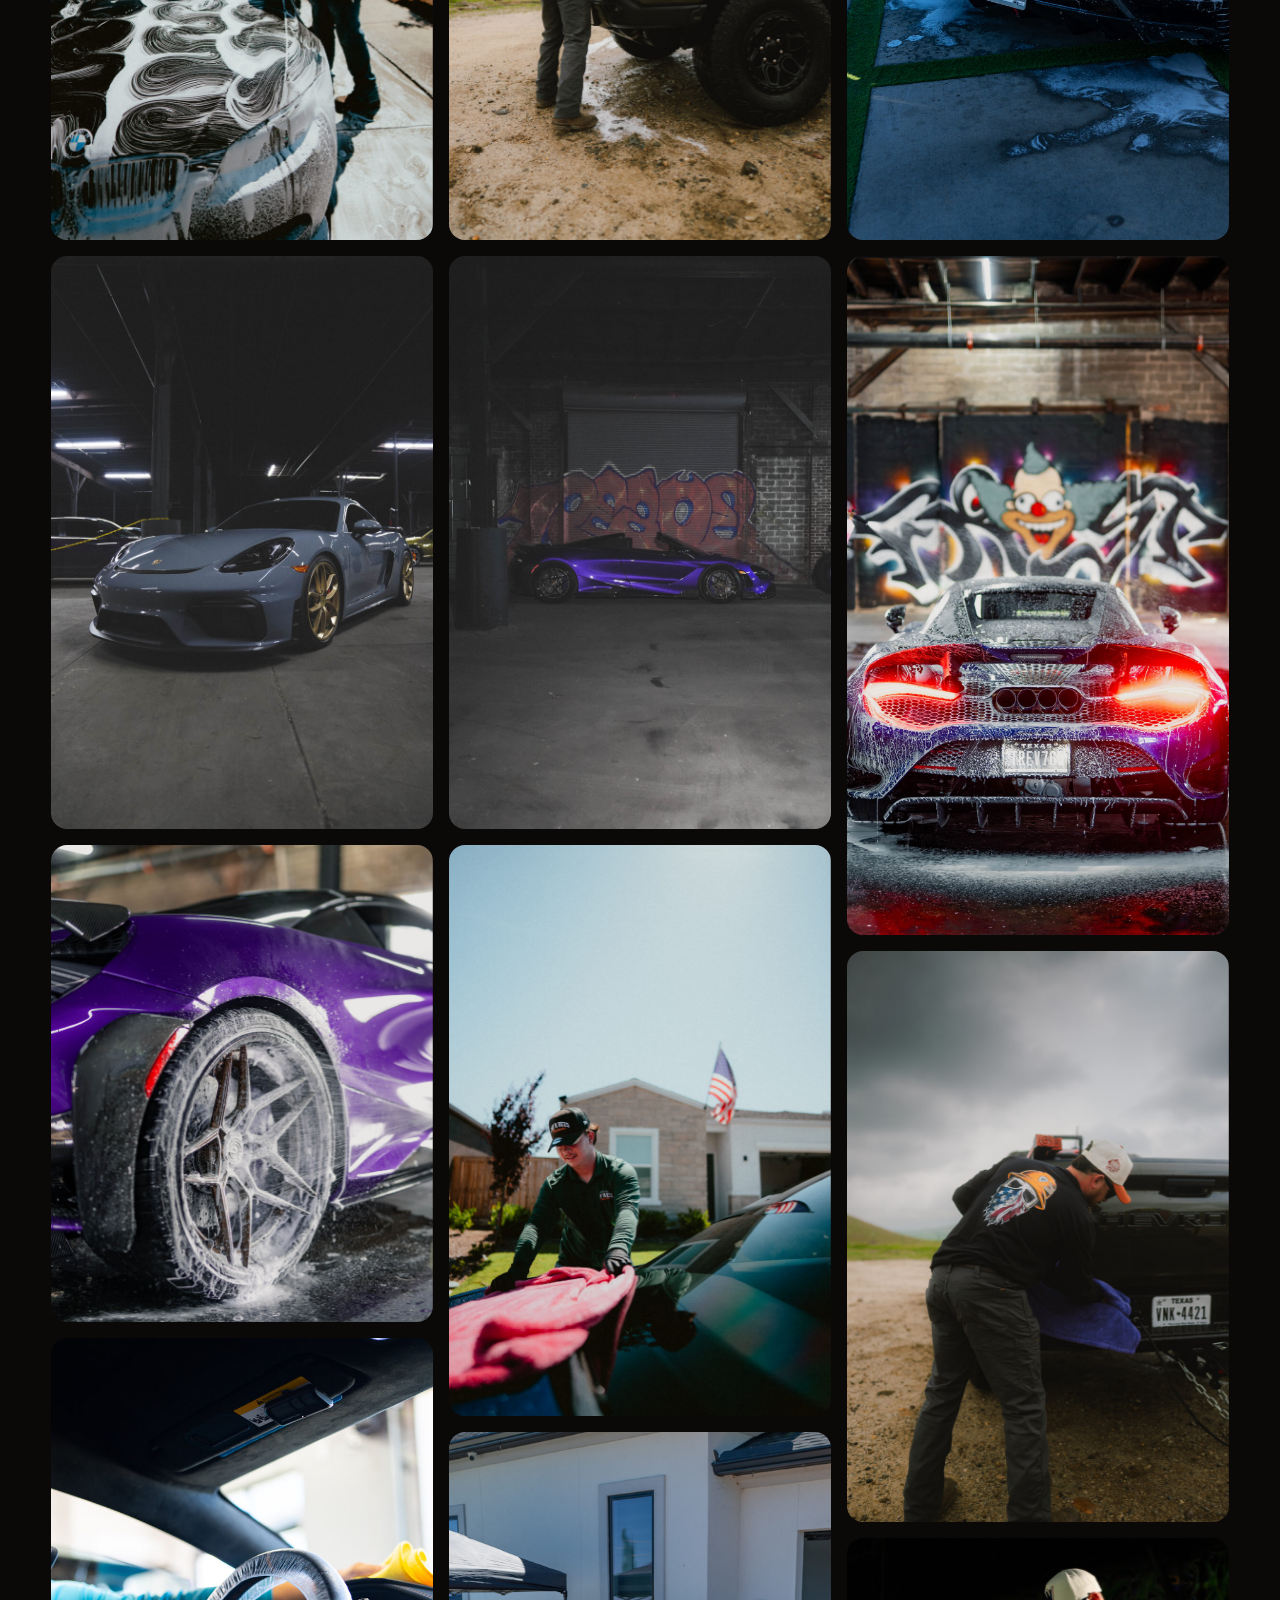
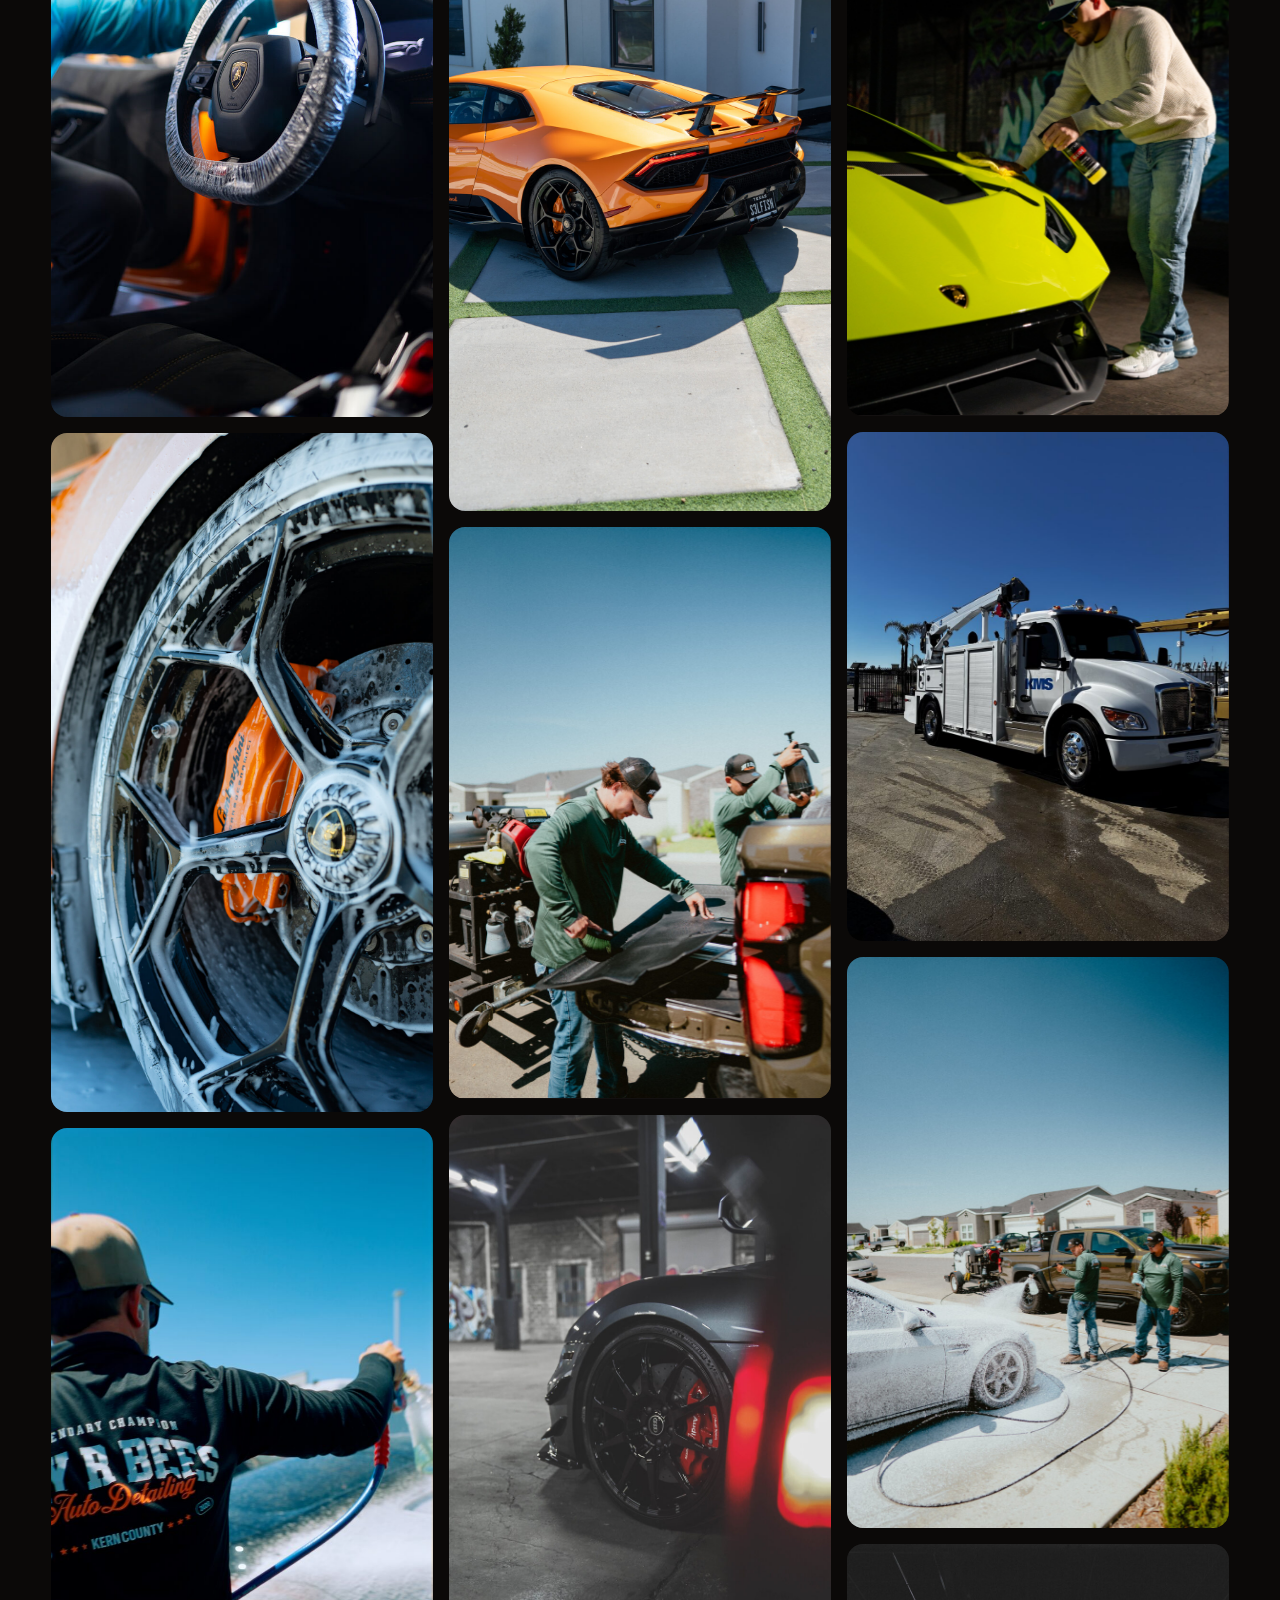
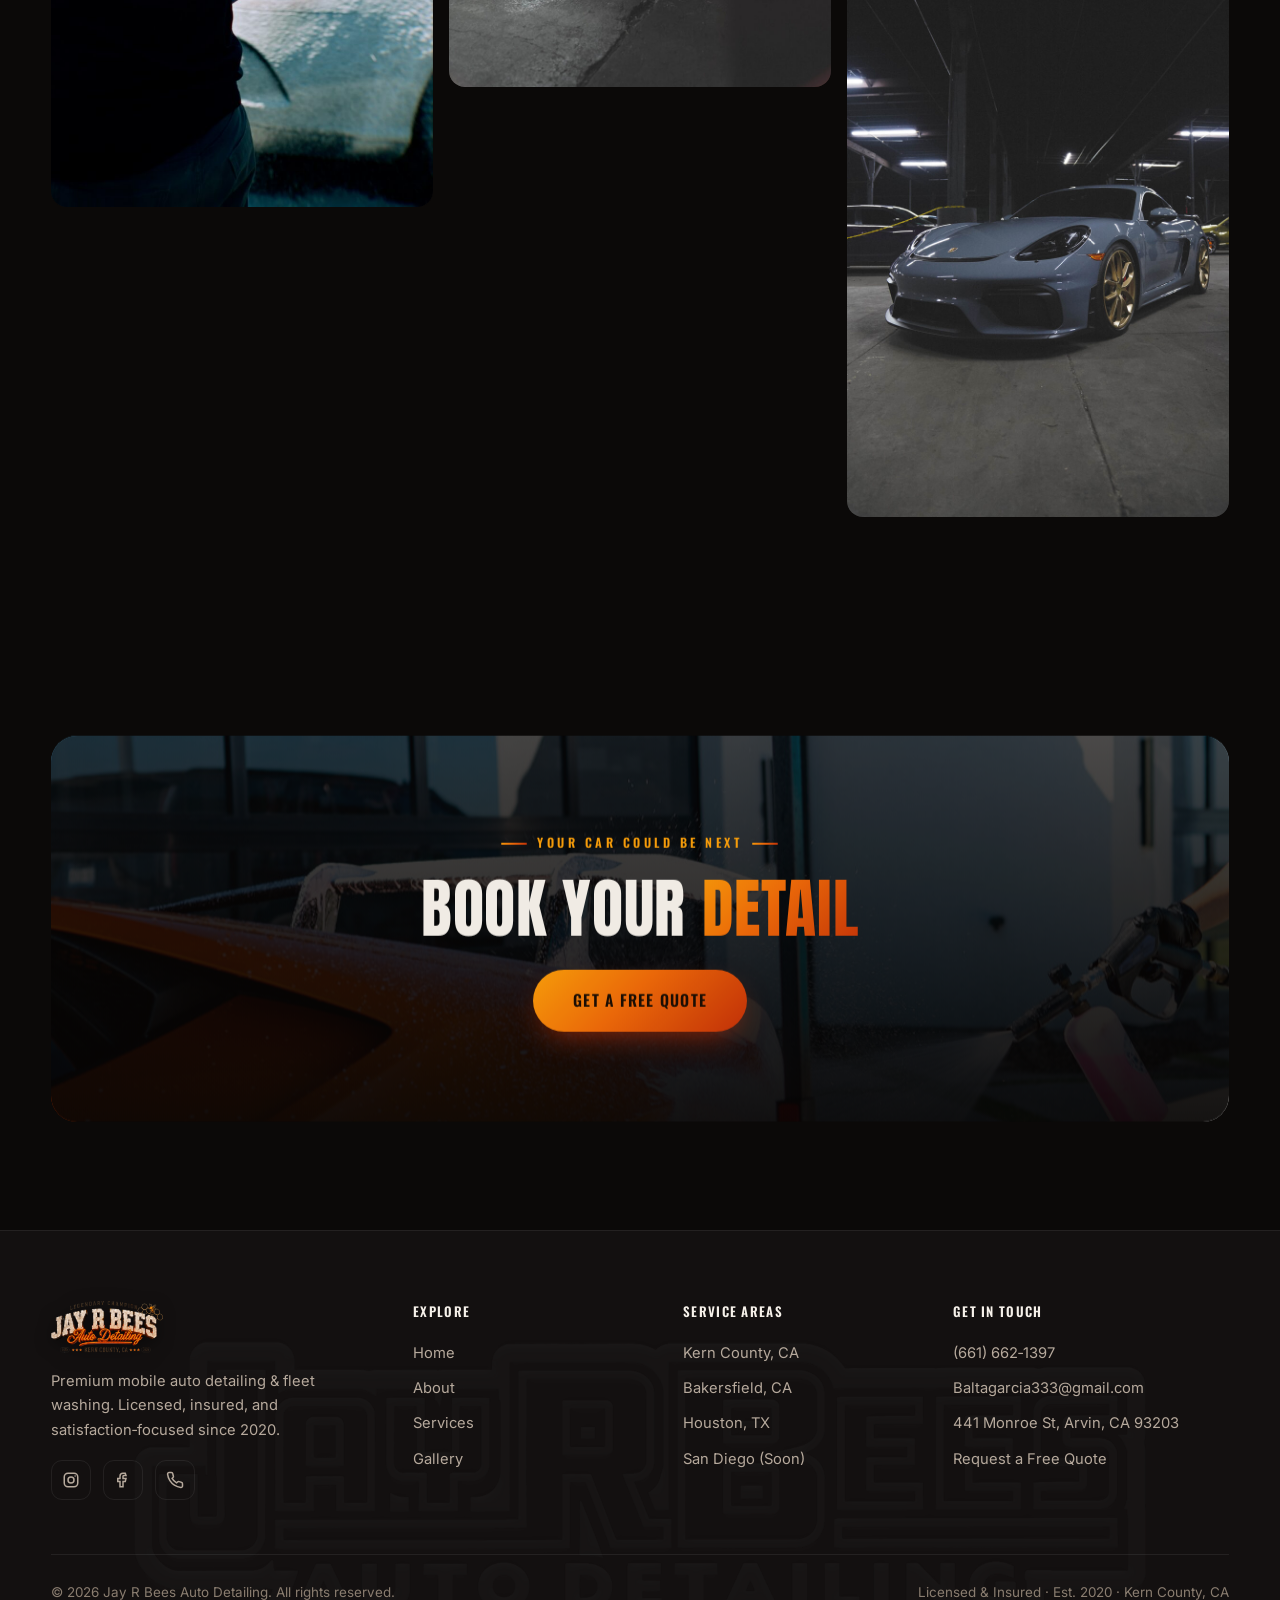
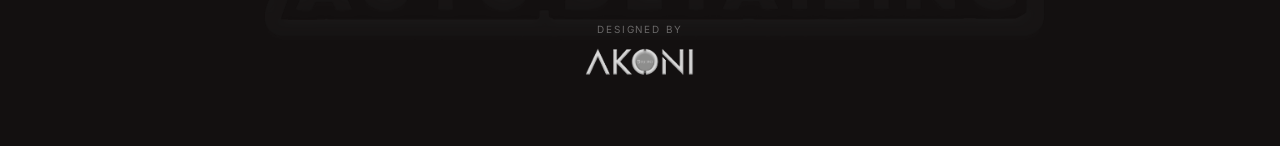
<file: gallery.html>
<!DOCTYPE html>
<html lang="en" class="no-js">
<head>
<meta charset="UTF-8">
<meta name="viewport" content="width=device-width, initial-scale=1">
<title>Gallery — Jay R Bees Auto Detailing</title>
<meta name="description" content="See the Jay R Bees difference — exotic detailing, fleet washing, and spot-free results across California and Texas.">
<link rel="icon" href="assets/img/logo-sm.png">
<link rel="preconnect" href="https://fonts.googleapis.com">
<link rel="preconnect" href="https://fonts.gstatic.com" crossorigin>
<link href="https://fonts.googleapis.com/css2?family=Anton&family=Oswald:wght@400;500;600;700&family=Inter:wght@400;500;600;700&display=swap" rel="stylesheet">
<link rel="stylesheet" href="assets/css/style.css">
</head>
<body>

<header class="nav" id="nav">
  <div class="container">
    <a class="brand" href="index.html" aria-label="Jay R Bees home"><img src="assets/img/logo.png" alt="Jay R Bees Auto Detailing logo"></a>
    <nav class="nav-links" aria-label="Primary">
      <a href="index.html">Home</a><a href="about.html">About</a><a href="services.html">Services</a><a href="areas.html">Service Areas</a><a href="gallery.html" aria-current="page">Gallery</a><a href="contact.html">Contact</a>
    </nav>
    <div class="nav-cta">
      <a class="nav-phone" href="tel:6616621397"><svg viewBox="0 0 24 24" fill="none" stroke="currentColor" stroke-width="2" stroke-linecap="round" stroke-linejoin="round"><path d="M22 16.92v3a2 2 0 0 1-2.18 2 19.79 19.79 0 0 1-8.63-3.07 19.5 19.5 0 0 1-6-6 19.79 19.79 0 0 1-3.07-8.67A2 2 0 0 1 4.11 2h3a2 2 0 0 1 2 1.72c.13.96.36 1.9.7 2.81a2 2 0 0 1-.45 2.11L8.09 9.91a16 16 0 0 0 6 6l1.27-1.27a2 2 0 0 1 2.11-.45c.9.34 1.85.57 2.81.7A2 2 0 0 1 22 16.92z"/></svg>(661) 662‑1397</a>
      <a class="btn btn-primary" href="https://book.squareup.com/appointments/j7vwa4m39qitr0/location/LS7DPX40BB9D7/services?utm_source=ig&amp;utm_medium=social&amp;utm_content=link_in_bio&amp;fbclid=PAcGRvZgJleHRuA2FlbQIxMQBzcnRjBmFwcF9pZA85MzY2MTk3NDMzOTI0NTkAAaedQ3mUBOI01FAEY14O9_WwzXAn0jtUpJyPf0o2MpDAmDv_ef7eFnsvDggJuQ_aem_9HJCTT9nkoeX53XVZmd64Q" target="_blank" rel="noopener">Book Now</a>
    </div>
    <button class="hamburger" aria-label="Open menu" aria-expanded="false"><span></span></button>
  </div>
</header>
<div class="mobile-menu">
  <a href="index.html">Home</a><a href="about.html">About</a><a href="services.html">Services</a><a href="areas.html">Service Areas</a><a href="gallery.html">Gallery</a><a href="contact.html">Contact</a>
  <a class="btn btn-primary" href="https://book.squareup.com/appointments/j7vwa4m39qitr0/location/LS7DPX40BB9D7/services?utm_source=ig&amp;utm_medium=social&amp;utm_content=link_in_bio&amp;fbclid=PAcGRvZgJleHRuA2FlbQIxMQBzcnRjBmFwcF9pZA85MzY2MTk3NDMzOTI0NTkAAaedQ3mUBOI01FAEY14O9_WwzXAn0jtUpJyPf0o2MpDAmDv_ef7eFnsvDggJuQ_aem_9HJCTT9nkoeX53XVZmd64Q" target="_blank" rel="noopener">Book Your Detail</a>
  <div class="mm-contact">
    <a href="tel:6616621397">Call (661) 662‑1397</a>
    <a href="mailto:Baltagarcia333@gmail.com">Baltagarcia333@gmail.com</a>
  </div>
</div>

<section class="page-hero">
  <div class="page-hero-bg"><img src="assets/img/garage-yellow.jpg" alt="Exotic car in a detailing studio"></div>
  <div class="container">
    <div class="breadcrumb" data-reveal><a href="index.html">Home</a> / <span>Gallery</span></div>
    <span class="eyebrow" data-reveal>Our Work</span>
    <h1 class="h-xl" data-reveal>The <span class="text-grad">Gallery</span></h1>
    <p class="lead" data-reveal style="margin-top:18px">Exotics, daily drivers, and fleets — every finish delivered with the same precision.</p>
  </div>
</section>

<section class="section">
  <div class="container">
    <div class="gallery" data-reveal>
      <figure><img src="assets/img/exotic-orange-1.jpg" alt="Orange exotic sports car detailed" loading="lazy"></figure>
      <figure><img src="assets/img/foam-1.jpg" alt="Foam wash on vehicle" loading="lazy"></figure>
      <figure><img src="assets/img/garage-porsche.jpg" alt="Porsche in detailing studio" loading="lazy"></figure>
      <figure><img src="assets/img/purple-spray.jpg" alt="Spot-free water rinse on luxury car" loading="lazy"></figure>
      <figure><img src="assets/img/interior.jpg" alt="Interior detailing" loading="lazy"></figure>
      <figure><img src="assets/img/exotic-wheel.jpg" alt="Detailed exotic wheel" loading="lazy"></figure>
      <figure><img src="assets/img/team-jacket-2.jpg" alt="Jay R Bees detailer at work" loading="lazy"></figure>
      <figure><img src="assets/img/orange-hood.jpg" alt="Hand detailing an exotic hood" loading="lazy"></figure>
      <figure><img src="assets/img/truck-wash.jpg" alt="Fleet truck washing" loading="lazy"></figure>
      <figure><img src="assets/img/garage-purple.jpg" alt="Purple exotic in studio" loading="lazy"></figure>
      <figure><img src="assets/img/dry-flag.jpg" alt="Drying a vehicle in a driveway" loading="lazy"></figure>
      <figure><img src="assets/img/exotic-orange-drive.jpg" alt="Detailed exotic in driveway" loading="lazy"></figure>
      <figure><img src="assets/img/foam-2.jpg" alt="Foam wash close up" loading="lazy"></figure>
      <figure><img src="assets/img/garage-black.jpg" alt="Black car in studio" loading="lazy"></figure>
      <figure><img src="assets/img/wash-white.jpg" alt="Washing a white sedan" loading="lazy"></figure>
      <figure><img src="assets/img/mobile-setup.jpg" alt="Mobile detailing setup on site" loading="lazy"></figure>
      <figure><img src="assets/img/red-graffiti.jpg" alt="Exotic car against a graffiti wall" loading="lazy"></figure>
      <figure><img src="assets/img/dark-car.jpg" alt="Detailing a dark vehicle" loading="lazy"></figure>
      <figure><img src="assets/img/hero-yellow.jpg" alt="Detailer applying product to a yellow exotic" loading="lazy"></figure>
      <figure><img src="assets/img/fleet-truck.jpg" alt="Service and fleet truck" loading="lazy"></figure>
      <figure><img src="assets/img/wash-crew.jpg" alt="Crew washing a vehicle" loading="lazy"></figure>
      <figure><img src="assets/img/garage-porsche.jpg" alt="Sports car detailed in studio" loading="lazy"></figure>
    </div>
  </div>
</section>

<section class="section--tight">
  <div class="container">
    <div class="cta-band" data-reveal>
      <img src="assets/img/exotic-orange-1.jpg" alt="Detailed exotic car">
      <span class="eyebrow center-line">Your Car Could Be Next</span>
      <h2 class="h-lg">Book Your <span class="text-grad">Detail</span></h2>
      <div class="hero-cta" style="margin-top:26px"><a class="btn btn-primary btn-lg" href="contact.html">Get a Free Quote</a></div>
    </div>
  </div>
</section>

<footer class="footer">
  <img class="footer-logo-bg" src="assets/img/footer-logo.png" alt="" aria-hidden="true">
  <div class="container">
    <div class="footer-top">
      <div>
        <a class="brand" href="index.html"><img src="assets/img/logo.png" alt="Jay R Bees Auto Detailing"></a>
        <p>Premium mobile auto detailing &amp; fleet washing. Licensed, insured, and satisfaction‑focused since 2020.</p>
        <div class="footer-social">
          <a href="#" aria-label="Instagram"><svg viewBox="0 0 24 24" fill="none" stroke="currentColor" stroke-width="2"><rect x="3" y="3" width="18" height="18" rx="5"/><circle cx="12" cy="12" r="4"/><circle cx="17.5" cy="6.5" r="1" fill="currentColor" stroke="none"/></svg></a>
          <a href="#" aria-label="Facebook"><svg viewBox="0 0 24 24" fill="none" stroke="currentColor" stroke-width="2"><path d="M15 3h-3a4 4 0 0 0-4 4v3H5v4h3v7h4v-7h3l1-4h-4V7a1 1 0 0 1 1-1h3z"/></svg></a>
          <a href="tel:6616621397" aria-label="Phone"><svg viewBox="0 0 24 24" fill="none" stroke="currentColor" stroke-width="2"><path d="M22 16.92v3a2 2 0 0 1-2.18 2 19.79 19.79 0 0 1-8.63-3.07 19.5 19.5 0 0 1-6-6 19.79 19.79 0 0 1-3.07-8.67A2 2 0 0 1 4.11 2h3a2 2 0 0 1 2 1.72c.13.96.36 1.9.7 2.81a2 2 0 0 1-.45 2.11L8.09 9.91a16 16 0 0 0 6 6l1.27-1.27a2 2 0 0 1 2.11-.45c.9.34 1.85.57 2.81.7A2 2 0 0 1 22 16.92z"/></svg></a>
        </div>
      </div>
      <div><h5>Explore</h5><div class="footer-links"><a href="index.html">Home</a><a href="about.html">About</a><a href="services.html">Services</a><a href="gallery.html">Gallery</a></div></div>
      <div><h5>Service Areas</h5><div class="footer-links"><a href="areas.html">Kern County, CA</a><a href="areas.html">Bakersfield, CA</a><a href="areas.html">Houston, TX</a><a href="areas.html">San Diego (Soon)</a></div></div>
      <div><h5>Get in Touch</h5><div class="footer-links"><a href="tel:6616621397">(661) 662‑1397</a><a href="mailto:Baltagarcia333@gmail.com">Baltagarcia333@gmail.com</a><a href="https://www.google.com/maps/search/?api=1&query=441+Monroe+St+Arvin+CA+93203" target="_blank" rel="noopener">441 Monroe St, Arvin, CA 93203</a><a href="contact.html">Request a Free Quote</a></div></div>
    </div>
    <div class="footer-bottom">
      <span>© <span id="year">2026</span> Jay R Bees Auto Detailing. All rights reserved.</span>
      <span>Licensed &amp; Insured · Est. 2020 · Kern County, CA</span>
    </div>
  </div>

<div class="designed-by" style="text-align:center;padding:18px 16px 28px;width:100%;">
  <div style="margin:0 0 8px;font-size:.62rem;letter-spacing:.2em;text-transform:uppercase;color:rgba(255,255,255,.5);">Designed By</div>
  <img src="assets/img/akoni-logo.png" alt="Akoni Studio" style="display:inline-block;width:110px;max-width:40%;height:auto;opacity:.85;">
</div>
</footer>

<script src="assets/js/vendor/gsap.min.js"></script>
<script src="assets/js/vendor/ScrollTrigger.min.js"></script>
<script src="assets/js/main.js" defer></script>
</body>
</html>
</file>
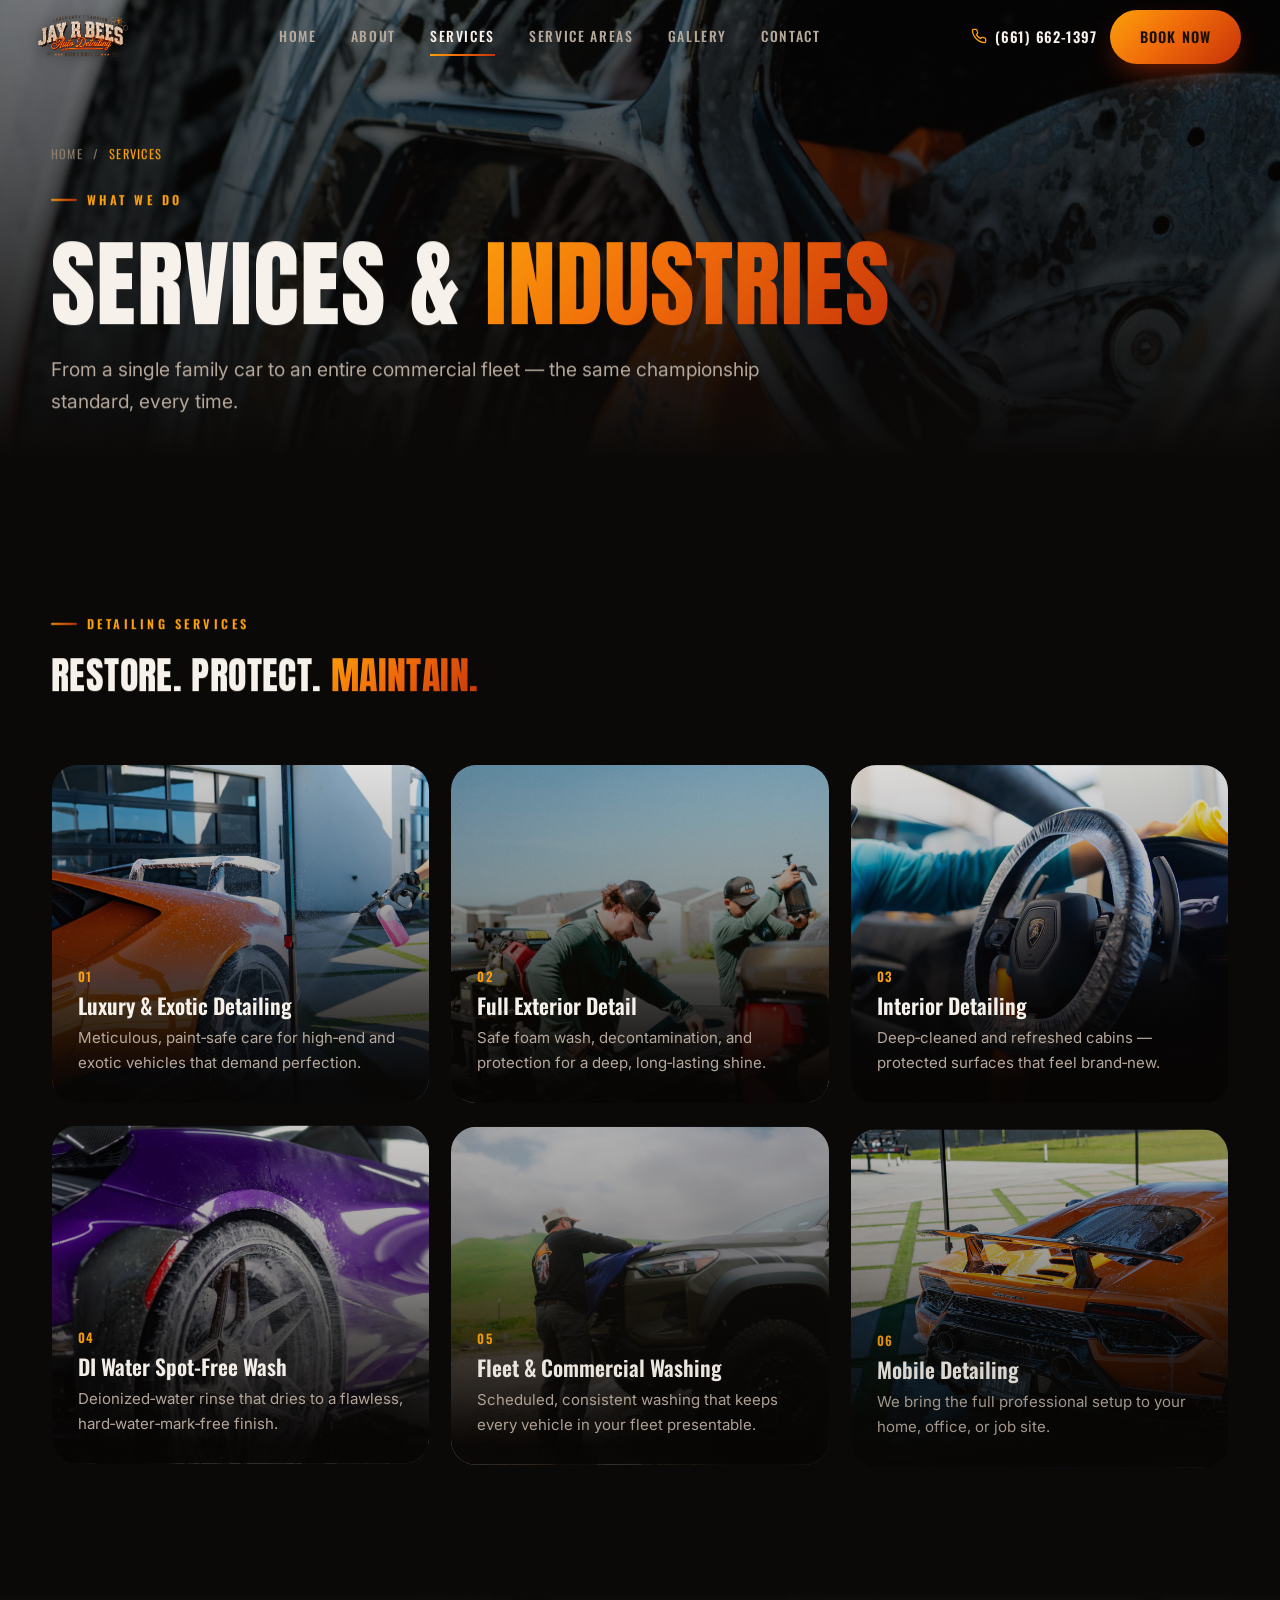
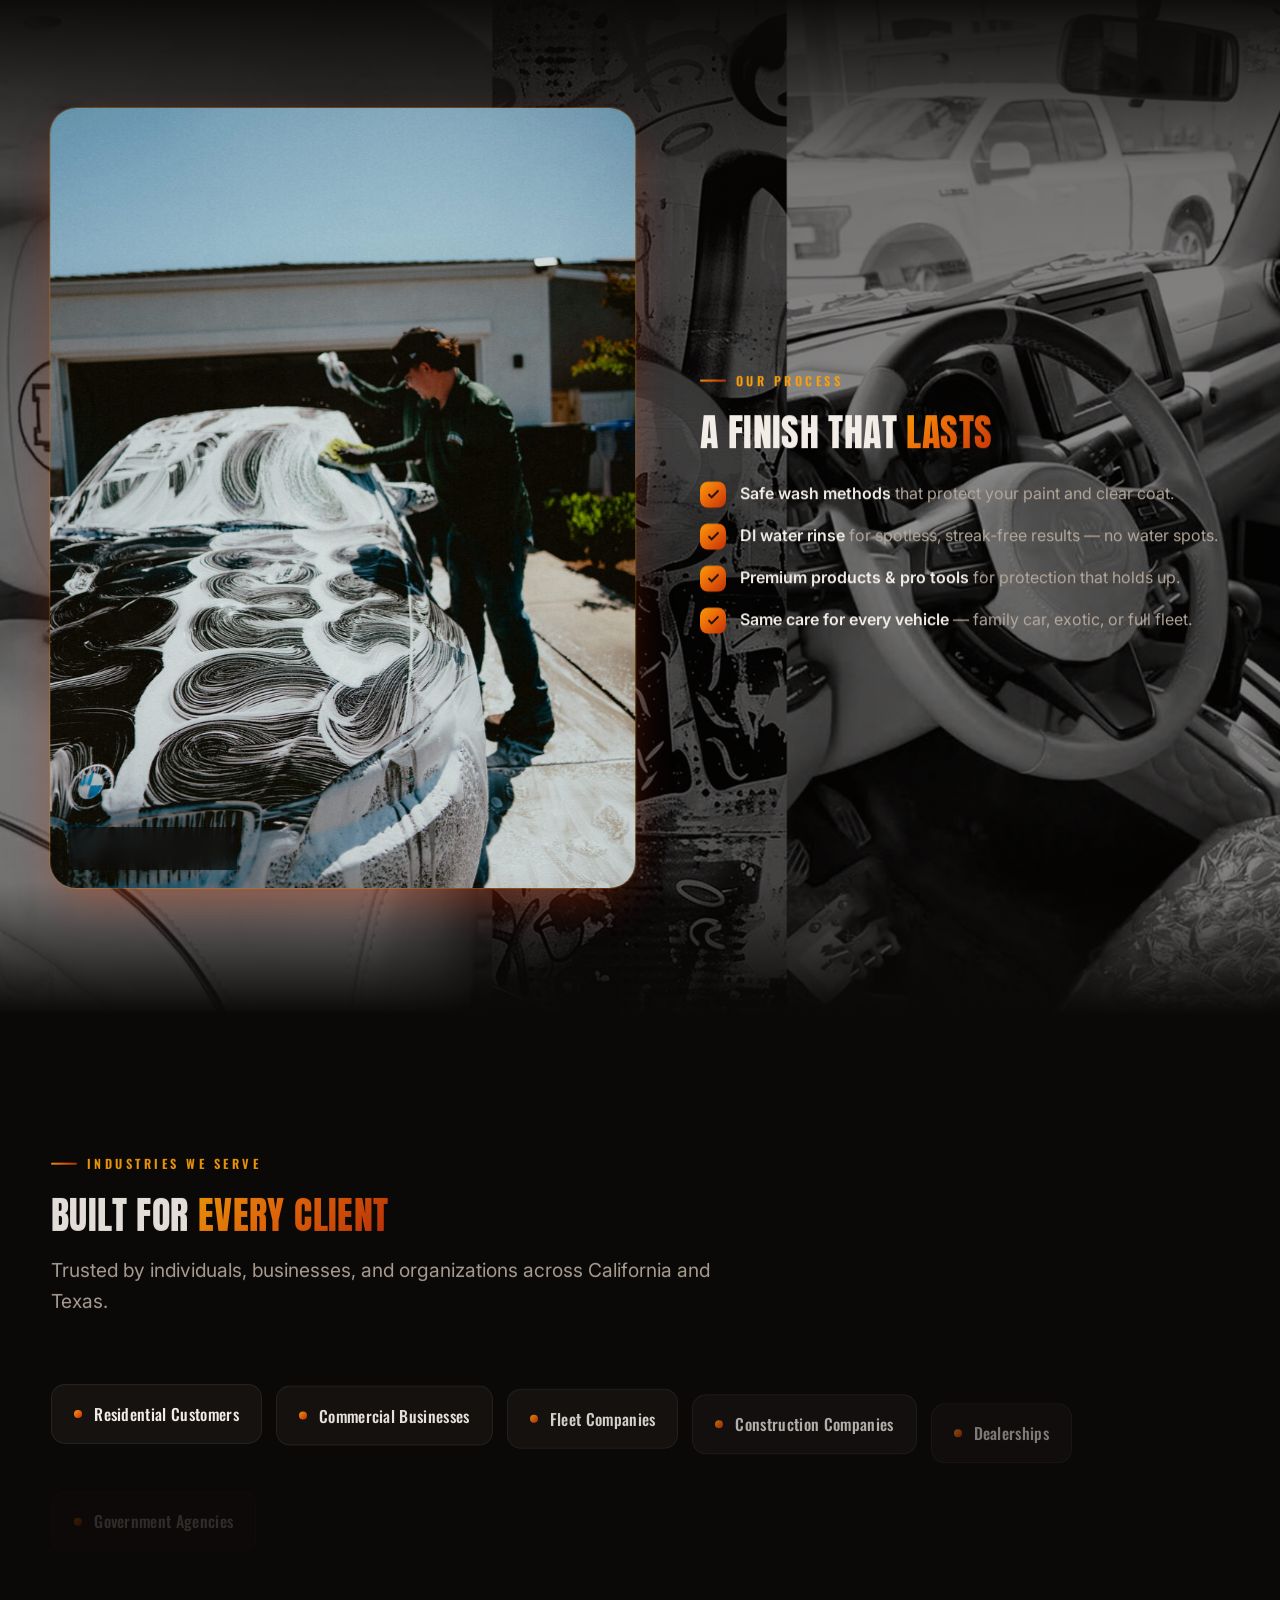
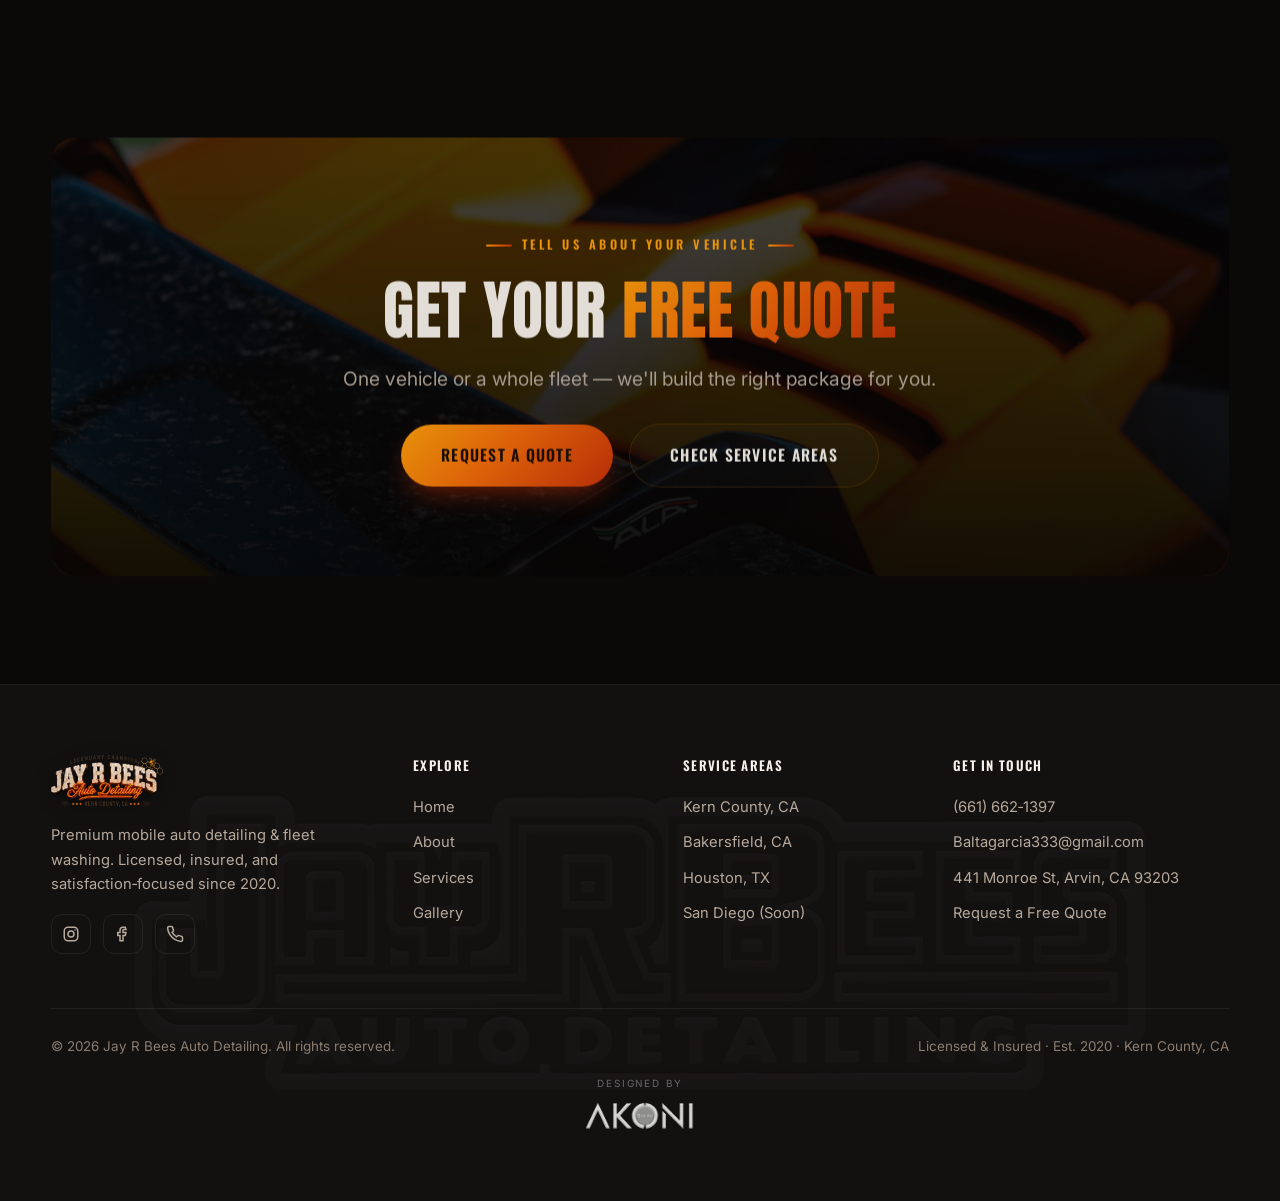
<file: services.html>
<!DOCTYPE html>
<html lang="en" class="no-js">
<head>
<meta charset="UTF-8">
<meta name="viewport" content="width=device-width, initial-scale=1">
<title>Services & Industries — Jay R Bees Auto Detailing</title>
<meta name="description" content="Detailing and fleet washing services for residential, commercial, fleet, dealership, government, and luxury/exotic clients across California and Texas.">
<link rel="icon" href="assets/img/logo-sm.png">
<link rel="preconnect" href="https://fonts.googleapis.com">
<link rel="preconnect" href="https://fonts.gstatic.com" crossorigin>
<link href="https://fonts.googleapis.com/css2?family=Anton&family=Oswald:wght@400;500;600;700&family=Inter:wght@400;500;600;700&display=swap" rel="stylesheet">
<link rel="stylesheet" href="assets/css/style.css">
</head>
<body>

<header class="nav" id="nav">
  <div class="container">
    <a class="brand" href="index.html" aria-label="Jay R Bees home"><img src="assets/img/logo.png" alt="Jay R Bees Auto Detailing logo"></a>
    <nav class="nav-links" aria-label="Primary">
      <a href="index.html">Home</a><a href="about.html">About</a><a href="services.html" aria-current="page">Services</a><a href="areas.html">Service Areas</a><a href="gallery.html">Gallery</a><a href="contact.html">Contact</a>
    </nav>
    <div class="nav-cta">
      <a class="nav-phone" href="tel:6616621397"><svg viewBox="0 0 24 24" fill="none" stroke="currentColor" stroke-width="2" stroke-linecap="round" stroke-linejoin="round"><path d="M22 16.92v3a2 2 0 0 1-2.18 2 19.79 19.79 0 0 1-8.63-3.07 19.5 19.5 0 0 1-6-6 19.79 19.79 0 0 1-3.07-8.67A2 2 0 0 1 4.11 2h3a2 2 0 0 1 2 1.72c.13.96.36 1.9.7 2.81a2 2 0 0 1-.45 2.11L8.09 9.91a16 16 0 0 0 6 6l1.27-1.27a2 2 0 0 1 2.11-.45c.9.34 1.85.57 2.81.7A2 2 0 0 1 22 16.92z"/></svg>(661) 662‑1397</a>
      <a class="btn btn-primary" href="https://book.squareup.com/appointments/j7vwa4m39qitr0/location/LS7DPX40BB9D7/services?utm_source=ig&amp;utm_medium=social&amp;utm_content=link_in_bio&amp;fbclid=PAcGRvZgJleHRuA2FlbQIxMQBzcnRjBmFwcF9pZA85MzY2MTk3NDMzOTI0NTkAAaedQ3mUBOI01FAEY14O9_WwzXAn0jtUpJyPf0o2MpDAmDv_ef7eFnsvDggJuQ_aem_9HJCTT9nkoeX53XVZmd64Q" target="_blank" rel="noopener">Book Now</a>
    </div>
    <button class="hamburger" aria-label="Open menu" aria-expanded="false"><span></span></button>
  </div>
</header>
<div class="mobile-menu">
  <a href="index.html">Home</a><a href="about.html">About</a><a href="services.html">Services</a><a href="areas.html">Service Areas</a><a href="gallery.html">Gallery</a><a href="contact.html">Contact</a>
  <a class="btn btn-primary" href="https://book.squareup.com/appointments/j7vwa4m39qitr0/location/LS7DPX40BB9D7/services?utm_source=ig&amp;utm_medium=social&amp;utm_content=link_in_bio&amp;fbclid=PAcGRvZgJleHRuA2FlbQIxMQBzcnRjBmFwcF9pZA85MzY2MTk3NDMzOTI0NTkAAaedQ3mUBOI01FAEY14O9_WwzXAn0jtUpJyPf0o2MpDAmDv_ef7eFnsvDggJuQ_aem_9HJCTT9nkoeX53XVZmd64Q" target="_blank" rel="noopener">Book Your Detail</a>
  <div class="mm-contact">
    <a href="tel:6616621397">Call (661) 662‑1397</a>
    <a href="mailto:Baltagarcia333@gmail.com">Baltagarcia333@gmail.com</a>
  </div>
</div>

<section class="page-hero">
  <div class="page-hero-bg"><img src="assets/img/exotic-wheel.jpg" alt="Detailed wheel and brake caliper on an exotic vehicle"></div>
  <div class="container">
    <div class="breadcrumb" data-reveal><a href="index.html">Home</a> / <span>Services</span></div>
    <span class="eyebrow" data-reveal>What We Do</span>
    <h1 class="h-xl" data-reveal>Services &amp; <span class="text-grad">Industries</span></h1>
    <p class="lead" data-reveal style="margin-top:18px">From a single family car to an entire commercial fleet — the same championship standard, every time.</p>
  </div>
</section>

<!-- SERVICES -->
<section class="section">
  <div class="container">
    <div class="sec-head" data-reveal>
      <span class="eyebrow">Detailing Services</span>
      <h2 class="h-md">Restore. Protect. <span class="text-grad">Maintain.</span></h2>
    </div>
    <div class="grid svc-grid" data-stagger>
      <article class="svc"><img src="assets/img/exotic-orange-1.jpg" alt="Luxury and exotic detailing"><div class="svc-body"><div class="num">01</div><h3>Luxury &amp; Exotic Detailing</h3><p>Meticulous, paint‑safe care for high‑end and exotic vehicles that demand perfection.</p></div></article>
      <article class="svc"><img src="assets/img/foam-2.jpg" alt="Exterior foam wash"><div class="svc-body"><div class="num">02</div><h3>Full Exterior Detail</h3><p>Safe foam wash, decontamination, and protection for a deep, long‑lasting shine.</p></div></article>
      <article class="svc"><img src="assets/img/interior.jpg" alt="Interior detailing"><div class="svc-body"><div class="num">03</div><h3>Interior Detailing</h3><p>Deep‑cleaned and refreshed cabins — protected surfaces that feel brand‑new.</p></div></article>
      <article class="svc"><img src="assets/img/purple-spray.jpg" alt="Spot-free DI water rinse"><div class="svc-body"><div class="num">04</div><h3>DI Water Spot‑Free Wash</h3><p>Deionized‑water rinse that dries to a flawless, hard‑water‑mark‑free finish.</p></div></article>
      <article class="svc"><img src="assets/img/truck-wash.jpg" alt="Fleet washing"><div class="svc-body"><div class="num">05</div><h3>Fleet &amp; Commercial Washing</h3><p>Scheduled, consistent washing that keeps every vehicle in your fleet presentable.</p></div></article>
      <article class="svc"><img src="assets/img/mobile-setup.jpg" alt="Mobile detailing setup on site"><div class="svc-body"><div class="num">06</div><h3>Mobile Detailing</h3><p>We bring the full professional setup to your home, office, or job site.</p></div></article>
    </div>
  </div>
</section>

<!-- PROCESS SPLIT -->
<section class="section--tight promise-reveal" id="promiseReveal">
  <div class="pr-bg" aria-hidden="true">
    <img class="pr-color" src="assets/img/JB%20color%20.jpg" alt="">
    <img class="pr-bw" src="assets/img/BW%20JB-2.jpg" alt="">
  </div>
  <div class="container">
    <div class="split">
      <div class="split-media tall" data-reveal-x>
        <img src="assets/img/foam-1.jpg" alt="Foam wash process">
        <span class="media-tag">Safe, layered process</span>
      </div>
      <div data-reveal>
        <span class="eyebrow">Our Process</span>
        <h2 class="h-md">A Finish That <span class="text-grad">Lasts</span></h2>
        <ul class="check-list">
          <li><span class="check-ic"><svg viewBox="0 0 24 24" fill="none" stroke="currentColor" stroke-width="3"><path d="M20 6L9 17l-5-5"/></svg></span><span><b>Safe wash methods</b> that protect your paint and clear coat.</span></li>
          <li><span class="check-ic"><svg viewBox="0 0 24 24" fill="none" stroke="currentColor" stroke-width="3"><path d="M20 6L9 17l-5-5"/></svg></span><span><b>DI water rinse</b> for spotless, streak‑free results — no water spots.</span></li>
          <li><span class="check-ic"><svg viewBox="0 0 24 24" fill="none" stroke="currentColor" stroke-width="3"><path d="M20 6L9 17l-5-5"/></svg></span><span><b>Premium products &amp; pro tools</b> for protection that holds up.</span></li>
          <li><span class="check-ic"><svg viewBox="0 0 24 24" fill="none" stroke="currentColor" stroke-width="3"><path d="M20 6L9 17l-5-5"/></svg></span><span><b>Same care for every vehicle</b> — family car, exotic, or full fleet.</span></li>
        </ul>
      </div>
    </div>
  </div>
</section>

<!-- INDUSTRIES -->
<section class="section" id="industries">
  <div class="container">
    <div class="sec-head" data-reveal>
      <span class="eyebrow">Industries We Serve</span>
      <h2 class="h-md">Built for <span class="text-grad">Every Client</span></h2>
      <p class="lead">Trusted by individuals, businesses, and organizations across California and Texas.</p>
    </div>
    <div class="pills" data-stagger>
      <span class="pill"><span class="dot"></span>Residential Customers</span>
      <span class="pill"><span class="dot"></span>Commercial Businesses</span>
      <span class="pill"><span class="dot"></span>Fleet Companies</span>
      <span class="pill"><span class="dot"></span>Construction Companies</span>
      <span class="pill"><span class="dot"></span>Dealerships</span>
      <span class="pill"><span class="dot"></span>Government Agencies</span>
      <span class="pill"><span class="dot"></span>Municipal Fleets</span>
      <span class="pill"><span class="dot"></span>Transportation Companies</span>
      <span class="pill"><span class="dot"></span>Luxury &amp; Exotic Vehicle Owners</span>
    </div>
  </div>
</section>

<!-- CTA -->
<section class="section--tight">
  <div class="container">
    <div class="cta-band" data-reveal>
      <img src="assets/img/orange-hood.jpg" alt="Exotic car detail close-up">
      <span class="eyebrow center-line">Tell Us About Your Vehicle</span>
      <h2 class="h-lg">Get Your <span class="text-grad">Free Quote</span></h2>
      <p class="lead mx-auto" style="margin-inline:auto">One vehicle or a whole fleet — we'll build the right package for you.</p>
      <div class="hero-cta" style="margin-top:28px">
        <a class="btn btn-primary btn-lg" href="contact.html">Request a Quote</a>
        <a class="btn btn-ghost btn-lg" href="areas.html">Check Service Areas</a>
      </div>
    </div>
  </div>
</section>

<footer class="footer">
  <img class="footer-logo-bg" src="assets/img/footer-logo.png" alt="" aria-hidden="true">
  <div class="container">
    <div class="footer-top">
      <div>
        <a class="brand" href="index.html"><img src="assets/img/logo.png" alt="Jay R Bees Auto Detailing"></a>
        <p>Premium mobile auto detailing &amp; fleet washing. Licensed, insured, and satisfaction‑focused since 2020.</p>
        <div class="footer-social">
          <a href="#" aria-label="Instagram"><svg viewBox="0 0 24 24" fill="none" stroke="currentColor" stroke-width="2"><rect x="3" y="3" width="18" height="18" rx="5"/><circle cx="12" cy="12" r="4"/><circle cx="17.5" cy="6.5" r="1" fill="currentColor" stroke="none"/></svg></a>
          <a href="#" aria-label="Facebook"><svg viewBox="0 0 24 24" fill="none" stroke="currentColor" stroke-width="2"><path d="M15 3h-3a4 4 0 0 0-4 4v3H5v4h3v7h4v-7h3l1-4h-4V7a1 1 0 0 1 1-1h3z"/></svg></a>
          <a href="tel:6616621397" aria-label="Phone"><svg viewBox="0 0 24 24" fill="none" stroke="currentColor" stroke-width="2"><path d="M22 16.92v3a2 2 0 0 1-2.18 2 19.79 19.79 0 0 1-8.63-3.07 19.5 19.5 0 0 1-6-6 19.79 19.79 0 0 1-3.07-8.67A2 2 0 0 1 4.11 2h3a2 2 0 0 1 2 1.72c.13.96.36 1.9.7 2.81a2 2 0 0 1-.45 2.11L8.09 9.91a16 16 0 0 0 6 6l1.27-1.27a2 2 0 0 1 2.11-.45c.9.34 1.85.57 2.81.7A2 2 0 0 1 22 16.92z"/></svg></a>
        </div>
      </div>
      <div><h5>Explore</h5><div class="footer-links"><a href="index.html">Home</a><a href="about.html">About</a><a href="services.html">Services</a><a href="gallery.html">Gallery</a></div></div>
      <div><h5>Service Areas</h5><div class="footer-links"><a href="areas.html">Kern County, CA</a><a href="areas.html">Bakersfield, CA</a><a href="areas.html">Houston, TX</a><a href="areas.html">San Diego (Soon)</a></div></div>
      <div><h5>Get in Touch</h5><div class="footer-links"><a href="tel:6616621397">(661) 662‑1397</a><a href="mailto:Baltagarcia333@gmail.com">Baltagarcia333@gmail.com</a><a href="https://www.google.com/maps/search/?api=1&query=441+Monroe+St+Arvin+CA+93203" target="_blank" rel="noopener">441 Monroe St, Arvin, CA 93203</a><a href="contact.html">Request a Free Quote</a></div></div>
    </div>
    <div class="footer-bottom">
      <span>© <span id="year">2026</span> Jay R Bees Auto Detailing. All rights reserved.</span>
      <span>Licensed &amp; Insured · Est. 2020 · Kern County, CA</span>
    </div>
  </div>

<div class="designed-by" style="text-align:center;padding:18px 16px 28px;width:100%;">
  <div style="margin:0 0 8px;font-size:.62rem;letter-spacing:.2em;text-transform:uppercase;color:rgba(255,255,255,.5);">Designed By</div>
  <img src="assets/img/akoni-logo.png" alt="Akoni Studio" style="display:inline-block;width:110px;max-width:40%;height:auto;opacity:.85;">
</div>
</footer>

<script src="assets/js/vendor/gsap.min.js"></script>
<script src="assets/js/vendor/ScrollTrigger.min.js"></script>
<script src="assets/js/main.js" defer></script>
</body>
</html>
</file>
<file: assets/css/style.css>
/* ============================================================
   JAY R BEES — Auto Detailing
   Design system • dark premium automotive
   Brand: red-orange #C63209 · amber #FCA00B · brown #573324
   ============================================================ */

/* ---------- Tokens ---------- */
:root{
  --bg:#0b0908;
  --bg-2:#131010;
  --bg-3:#1b1614;
  --card:#171311;
  --card-2:#1f1815;
  --line:rgba(252,160,11,.14);
  --line-2:rgba(255,255,255,.07);

  --brown:#573324;
  --red:#c63209;
  --red-600:#a82806;
  --orange:#fca00b;
  --amber-200:#ffcf7a;

  --text:#f6f1ea;
  --muted:#b6a99c;
  --muted-2:#8a7d70;

  --grad:linear-gradient(135deg,#fca00b 0%,#f06b0a 45%,#c63209 100%);
  --grad-soft:linear-gradient(135deg,rgba(252,160,11,.16),rgba(198,50,9,.16));
  --glow:0 0 0 1px rgba(252,160,11,.25), 0 18px 50px -12px rgba(198,50,9,.5);

  --radius:18px;
  --radius-lg:26px;
  --maxw:1200px;
  --nav-h:74px;

  --ease:cubic-bezier(.22,.61,.36,1);
  --font-display:"Anton",system-ui,sans-serif;
  --font-head:"Oswald",system-ui,sans-serif;
  --font-body:"Inter",system-ui,sans-serif;
}

/* ---------- Reset ---------- */
*,*::before,*::after{box-sizing:border-box;margin:0;padding:0}
html{scroll-behavior:smooth;-webkit-text-size-adjust:100%}
body{
  font-family:var(--font-body);
  background:var(--bg);
  color:var(--text);
  line-height:1.65;
  overflow-x:hidden;
  -webkit-font-smoothing:antialiased;
  text-rendering:optimizeLegibility;
}
img{max-width:100%;display:block}
a{color:inherit;text-decoration:none}
button{font-family:inherit;cursor:pointer;border:none;background:none;color:inherit}
ul{list-style:none}
::selection{background:var(--orange);color:#1a0f06}

/* subtle warm grain / vignette backdrop */
body::before{
  content:"";position:fixed;inset:0;z-index:-2;pointer-events:none;
  background:
    radial-gradient(1200px 600px at 78% -10%, rgba(252,160,11,.12), transparent 60%),
    radial-gradient(900px 500px at 8% 8%, rgba(198,50,9,.10), transparent 60%),
    var(--bg);
}

/* ---------- Layout helpers ---------- */
.container{width:min(92%,var(--maxw));margin-inline:auto}
.section{padding:clamp(72px,10vw,140px) 0;position:relative}
.section--tight{padding:clamp(48px,7vw,90px) 0}
.center{text-align:center}
.mx-auto{margin-inline:auto}

.eyebrow{
  display:inline-flex;align-items:center;gap:10px;
  font-family:var(--font-head);font-weight:600;font-size:.78rem;
  letter-spacing:.28em;text-transform:uppercase;color:var(--orange);
  margin-bottom:20px;
}
.eyebrow::before{content:"";width:26px;height:2px;background:var(--grad);border-radius:2px}
.eyebrow.center-line::after{content:"";width:26px;height:2px;background:var(--grad);border-radius:2px}

h1,h2,h3{font-family:var(--font-display);font-weight:400;line-height:1.1;letter-spacing:.01em;text-transform:uppercase}
.h-xl{font-size:clamp(2.7rem,7.5vw,6rem)}
.h-lg{font-size:clamp(2.1rem,5vw,4rem)}
.h-md{font-size:clamp(1.6rem,3vw,2.6rem)}
.lead{font-size:clamp(1.02rem,1.5vw,1.22rem);color:var(--muted);max-width:60ch}
.muted{color:var(--muted)}
.text-grad{background:var(--grad);-webkit-background-clip:text;background-clip:text;color:transparent}

.subhead{font-family:var(--font-head);font-weight:500;letter-spacing:.04em;text-transform:uppercase}

/* ---------- Buttons ---------- */
.btn{
  --pad:15px 30px;
  display:inline-flex;align-items:center;justify-content:center;gap:10px;
  font-family:var(--font-head);font-weight:600;letter-spacing:.08em;text-transform:uppercase;
  font-size:.9rem;padding:var(--pad);border-radius:100px;
  transition:transform .25s var(--ease),box-shadow .25s var(--ease),background .25s;
  will-change:transform;
}
.btn svg{width:18px;height:18px}
.btn-primary{background:var(--grad);color:#1c0f05;box-shadow:0 12px 30px -10px rgba(198,50,9,.7)}
.btn-primary:hover{transform:translateY(-3px);box-shadow:0 20px 44px -12px rgba(252,160,11,.75)}
.btn-ghost{border:1.5px solid var(--line);color:var(--text);background:rgba(255,255,255,.02)}
.btn-ghost:hover{border-color:var(--orange);color:var(--orange);transform:translateY(-3px)}
.btn-dark{background:#0e0b0a;border:1.5px solid var(--line-2)}
.btn-dark:hover{border-color:var(--orange);transform:translateY(-3px)}
.btn-lg{--pad:18px 40px;font-size:.98rem}

/* ---------- Navbar ---------- */
.nav{
  position:fixed;top:0;left:0;right:0;z-index:100;height:var(--nav-h);
  display:flex;align-items:center;
  transition:background .35s,backdrop-filter .35s,border-color .35s,box-shadow .35s;
  border-bottom:1px solid transparent;
}
.nav.scrolled{
  background:rgba(11,9,8,.82);backdrop-filter:blur(16px) saturate(140%);
  border-bottom:1px solid var(--line-2);box-shadow:0 10px 30px -18px #000;
}
.nav .container{display:flex;align-items:center;justify-content:space-between;width:min(94%,1320px)}
.brand{display:flex;align-items:center;gap:12px}
.brand img{height:42px;width:auto;filter:drop-shadow(0 3px 8px rgba(0,0,0,.5))}
.nav-links{display:flex;align-items:center;gap:34px}
.nav-links a{
  font-family:var(--font-head);font-weight:500;font-size:.86rem;letter-spacing:.12em;
  text-transform:uppercase;color:var(--muted);position:relative;padding:6px 0;transition:color .25s;
}
.nav-links a::after{content:"";position:absolute;left:0;bottom:-2px;height:2px;width:0;background:var(--grad);transition:width .3s var(--ease)}
.nav-links a:hover,.nav-links a[aria-current="page"]{color:var(--text)}
.nav-links a:hover::after,.nav-links a[aria-current="page"]::after{width:100%}
.nav-cta{display:flex;align-items:center;gap:14px}
.nav-phone{font-family:var(--font-head);font-weight:600;letter-spacing:.05em;color:var(--text);display:flex;align-items:center;gap:8px;font-size:.9rem}
.nav-phone svg{width:16px;height:16px;color:var(--orange)}
.hamburger{display:none;width:44px;height:44px;border-radius:12px;border:1px solid var(--line-2);align-items:center;justify-content:center}
.hamburger span{display:block;width:20px;height:2px;background:var(--text);position:relative;transition:.3s}
.hamburger span::before,.hamburger span::after{content:"";position:absolute;left:0;width:20px;height:2px;background:var(--text);transition:.3s}
.hamburger span::before{top:-6px}.hamburger span::after{top:6px}
.hamburger.open span{background:transparent}
.hamburger.open span::before{top:0;transform:rotate(45deg)}
.hamburger.open span::after{top:0;transform:rotate(-45deg)}

/* mobile drawer */
.mobile-menu{
  position:fixed;inset:var(--nav-h) 0 0 0;z-index:99;
  background:rgba(9,7,6,.97);backdrop-filter:blur(10px);
  display:flex;flex-direction:column;padding:32px 8%;gap:6px;
  transform:translateY(-12px);opacity:0;pointer-events:none;transition:.35s var(--ease);
}
.mobile-menu.open{transform:none;opacity:1;pointer-events:auto}
.mobile-menu a{font-family:var(--font-display);font-size:1.7rem;padding:14px 0;border-bottom:1px solid var(--line-2);text-transform:uppercase}
.mobile-menu a:last-of-type{border:none}
.mobile-menu .btn{margin-top:20px}

/* ---------- Hero ---------- */
.hero{position:relative;min-height:100svh;display:flex;align-items:center;padding-top:var(--nav-h);overflow:hidden}
.hero-bg{position:absolute;inset:0;z-index:-1}
.hero-bg img{width:100%;height:100%;object-fit:cover;object-position:center 38%}
.hero-bg::after{content:"";position:absolute;inset:0;
  background:linear-gradient(90deg,rgba(8,6,5,.94) 0%,rgba(8,6,5,.78) 42%,rgba(8,6,5,.35) 100%),
             linear-gradient(0deg,rgba(8,6,5,.95),transparent 45%)}
.hero-inner{max-width:760px;padding:60px 0}
.hero h1{margin:6px 0 22px}
.hero h1 .line{display:block;overflow:hidden}
.hero .lead{font-size:clamp(1.05rem,1.6vw,1.3rem);margin-bottom:36px}
.hero-cta{display:flex;flex-wrap:wrap;gap:16px;align-items:center}
.hero-badges{display:flex;flex-wrap:wrap;gap:10px;margin-bottom:26px}
.chip{
  display:inline-flex;align-items:center;gap:8px;padding:9px 16px;border-radius:100px;
  background:rgba(255,255,255,.04);border:1px solid var(--line-2);
  font-family:var(--font-head);font-weight:500;font-size:.76rem;letter-spacing:.1em;text-transform:uppercase;color:var(--amber-200)
}
.chip svg{width:14px;height:14px;color:var(--orange)}
/* Brand key-art hero — artwork stands alone, caption sits beneath it */
.hero--brand{min-height:0;height:clamp(420px,74svh,760px);padding-top:0;display:block}
.hero--brand .hero-bg img{object-position:center center}
/* two stacked layers: logo+cement underneath, car on top */
@property --r{syntax:'<length>';inherits:false;initial-value:0px}
.hero--brand .hero-layer{position:absolute;inset:0;width:100%;height:100%;object-fit:cover;object-position:center center}
.hero--brand .hero-car{
  --mx:50%; --my:50%; --r:0px;
  -webkit-mask-image:radial-gradient(circle var(--r) at var(--mx) var(--my), transparent 0%, transparent 52%, #000 80%);
          mask-image:radial-gradient(circle var(--r) at var(--mx) var(--my), transparent 0%, transparent 52%, #000 80%);
  transition:--r .45s ease;
  cursor:crosshair;
}
.hero--brand .hero-bg::after{
  background:linear-gradient(180deg, rgba(8,6,5,.78) 0%, rgba(8,6,5,.18) 15%, rgba(8,6,5,0) 42%, rgba(8,6,5,.55) 82%, var(--bg) 100%);
}
.hero-caption{background:var(--bg);text-align:center;padding:clamp(26px,4vw,44px) 0 clamp(40px,6vw,72px)}
.hero-caption .container{max-width:840px}
.hero-caption h1{margin:12px 0 18px}
.hero-caption .lead{margin-inline:auto;margin-bottom:30px}
.hero-caption .hero-badges,.hero-caption .hero-cta{justify-content:center}
.hero-caption .hero-badges{margin-bottom:26px}
@media(max-width:560px){ .hero--brand{height:64svh;min-height:360px} }
@media(max-width:560px){ .hero--brand .hero-bg::after{background:linear-gradient(0deg, rgba(8,6,5,.97) 6%, rgba(8,6,5,.55) 40%, rgba(8,6,5,.4) 100%)} }

.hero-scroll{position:absolute;left:50%;bottom:26px;transform:translateX(-50%);display:flex;flex-direction:column;align-items:center;gap:8px;color:var(--muted-2);font-family:var(--font-head);font-size:.7rem;letter-spacing:.25em;text-transform:uppercase}
.hero-scroll .mouse{width:24px;height:38px;border:2px solid var(--muted-2);border-radius:14px;position:relative}
.hero-scroll .mouse::after{content:"";position:absolute;top:7px;left:50%;transform:translateX(-50%);width:4px;height:7px;border-radius:3px;background:var(--orange);animation:scrolldot 1.6s infinite}
@keyframes scrolldot{0%{opacity:0;transform:translate(-50%,-3px)}40%{opacity:1}80%{opacity:0;transform:translate(-50%,9px)}}

/* ---------- Marquee ---------- */
.marquee{overflow:hidden;border-block:1px solid var(--line-2);background:var(--bg-2);padding:20px 0}
.marquee-track{display:flex;gap:56px;white-space:nowrap;width:max-content;animation:scrollx 32s linear infinite}
.marquee:hover .marquee-track{animation-play-state:paused}
.marquee-item{display:inline-flex;align-items:center;gap:16px;font-family:var(--font-display);font-size:1.4rem;text-transform:uppercase;color:var(--muted)}
.marquee-item .dot{width:9px;height:9px;border-radius:50%;background:var(--grad)}
@keyframes scrollx{to{transform:translateX(-50%)}}
/* Stacking banner scroll (About page) — first banner sticks, next two slide in and stack over it, each full-bleed */
.stack-areas{position:relative;background:var(--bg)}
.stack-wrap{display:flex;flex-direction:column;gap:24px;align-items:center;padding:48px 6vw}
.gsap-ready .stack-wrap{height:100vh;display:block;padding:0;overflow:hidden;position:relative}
.stack-card{width:min(860px,88vw);border-radius:var(--radius-lg);overflow:hidden;border:1px solid var(--line-2);box-shadow:0 30px 72px -20px #000}
.gsap-ready .stack-card{position:absolute;inset:0;width:100%;height:100%;margin:0;border:none;border-radius:0;box-shadow:none}
.gsap-ready .stack-card.s1{z-index:1}
.gsap-ready .stack-card.s2{z-index:2}
.gsap-ready .stack-card.s3{z-index:3}
.stack-card img{display:block;width:100%;aspect-ratio:16/9;object-fit:cover}
.gsap-ready .stack-card img{height:100%;aspect-ratio:auto;object-fit:cover}

/* ---------- Section header ---------- */
.sec-head{max-width:720px;margin-bottom:clamp(40px,6vw,68px)}
.sec-head.center{margin-inline:auto}
.sec-head p{margin-top:18px}

/* ---------- Why-choose section background (B&W worker, black fades left→right) ---------- */
#why{position:relative;isolation:isolate;overflow:hidden}
#why::before{content:"";position:absolute;inset:0;z-index:-2;
  background:#000 url(../img/why-bg.jpg) right center/cover no-repeat}
#why::after{content:"";position:absolute;inset:0;z-index:-1;pointer-events:none;
  background:linear-gradient(90deg, rgba(6,5,4,.5) 0%, rgba(6,5,4,.28) 45%, rgba(6,5,4,.08) 70%, rgba(6,5,4,0) 100%),
             linear-gradient(0deg, var(--bg) 0%, rgba(11,9,8,0) 15%, rgba(11,9,8,0) 85%, var(--bg) 100%)}
@media(max-width:860px){
  #why::before{background-position:72% center}
  #why::after{background:linear-gradient(0deg, var(--bg) 6%, rgba(6,5,4,.55) 45%, rgba(6,5,4,.35) 100%),
             linear-gradient(90deg, rgba(6,5,4,.6) 0%, rgba(6,5,4,.2) 60%, transparent 100%)}
}

/* ---------- Services section full-bleed background (B&W garage) ---------- */
#services{position:relative;isolation:isolate;overflow:hidden}
#services::before{content:"";position:absolute;inset:0;z-index:-2;
  background:#000 url(../img/services-bg.jpg) center center/cover no-repeat}
#services::after{content:"";position:absolute;inset:0;z-index:-1;pointer-events:none;
  background:radial-gradient(120% 90% at 50% 30%, rgba(6,5,4,.35), rgba(6,5,4,.72) 78%),
             linear-gradient(0deg, var(--bg) 0%, rgba(11,9,8,0) 18%, rgba(11,9,8,0) 82%, var(--bg) 100%)}
/* soft black glow to lift the heading + button off the busy photo */
#services .sec-head,#services .center:not(.sec-head){position:relative;isolation:isolate}
#services .sec-head::before,#services .center:not(.sec-head)::before{
  content:"";position:absolute;z-index:-1;left:50%;top:50%;translate:-50% -50%;
  pointer-events:none;border-radius:50%;filter:blur(22px);
  background:radial-gradient(ellipse at center, rgba(0,0,0,.72) 0%, rgba(0,0,0,.5) 42%, rgba(0,0,0,.22) 62%, rgba(0,0,0,0) 78%)}
#services .sec-head::before{width:min(920px,100%);height:210%}
#services .center:not(.sec-head)::before{width:min(520px,92%);height:340%}

/* ---------- Feature grid (why choose) ---------- */
.grid{display:grid;gap:20px}
.features{grid-template-columns:repeat(auto-fill,minmax(270px,1fr))}
.feature{
  position:relative;padding:30px 26px;border-radius:var(--radius);
  background:linear-gradient(180deg,var(--card),var(--bg-2));
  border:1px solid var(--line-2);overflow:hidden;transition:transform .35s var(--ease),border-color .35s;
}
.feature:hover{transform:translateY(-6px);border-color:var(--line)}
.feature::before{content:"";position:absolute;inset:0;background:var(--grad-soft);opacity:0;transition:opacity .35s}
.feature:hover::before{opacity:1}
.feature-ic{
  position:relative;width:52px;height:52px;border-radius:14px;display:grid;place-items:center;margin-bottom:18px;
  background:rgba(252,160,11,.1);border:1px solid var(--line);color:var(--orange)
}
.feature-ic svg{width:26px;height:26px}
.feature h3{position:relative;font-family:var(--font-head);font-weight:600;text-transform:none;font-size:1.18rem;letter-spacing:0;line-height:1.2;margin-bottom:8px}
.feature p{position:relative;color:var(--muted);font-size:.95rem}

/* ---------- Bento / split ---------- */
.split{display:grid;grid-template-columns:1.05fr .95fr;gap:clamp(28px,5vw,72px);align-items:center}
.split.reverse .split-media{order:2}
.split-media{position:relative;border-radius:var(--radius-lg);overflow:hidden;box-shadow:var(--glow);aspect-ratio:4/5}
.split-media img{width:100%;height:100%;object-fit:cover}
.split-media.tall{aspect-ratio:3/4}
.media-tag{
  position:absolute;left:18px;bottom:18px;z-index:2;padding:10px 16px;border-radius:12px;
  background:rgba(11,9,8,.7);backdrop-filter:blur(8px);border:1px solid var(--line);
  font-family:var(--font-head);font-weight:500;letter-spacing:.08em;text-transform:uppercase;font-size:.74rem;color:var(--amber-200)
}
.check-list{margin-top:26px;display:grid;gap:14px}
.check-list li{display:flex;gap:14px;align-items:flex-start;color:var(--muted)}
.check-list li b{color:var(--text);font-weight:600}
.check-ic{flex:none;width:26px;height:26px;border-radius:8px;background:var(--grad);display:grid;place-items:center;margin-top:2px}
.check-ic svg{width:15px;height:15px;color:#1c0f05}

/* ---------- Stats ---------- */
.stats{display:grid;grid-template-columns:repeat(4,1fr);gap:24px}
.stat{padding:30px 20px;border-radius:var(--radius);background:var(--bg-2);border:1px solid var(--line-2);text-align:center}
.stat .num{font-family:var(--font-display);font-size:clamp(2.6rem,5vw,3.6rem);line-height:1;background:var(--grad);-webkit-background-clip:text;background-clip:text;color:transparent}
.stat .lbl{margin-top:10px;font-family:var(--font-head);font-weight:500;letter-spacing:.1em;text-transform:uppercase;font-size:.78rem;color:var(--muted)}

/* ---------- Services cards ---------- */
.svc-grid{grid-template-columns:repeat(auto-fill,minmax(280px,1fr))}
.svc{position:relative;border-radius:var(--radius-lg);overflow:hidden;min-height:340px;display:flex;align-items:flex-end;isolation:isolate;
  border:1px solid transparent;transition:transform .4s var(--ease),box-shadow .4s var(--ease),border-color .4s var(--ease)}
.svc img{position:absolute;inset:0;width:100%;height:100%;object-fit:cover;z-index:-2;transition:transform .7s var(--ease)}
.svc::after{content:"";position:absolute;inset:0;z-index:-1;transition:background .4s var(--ease);
  background:linear-gradient(0deg,rgba(8,6,5,.98) 6%,rgba(8,6,5,.7) 34%,rgba(8,6,5,.32) 62%,rgba(8,6,5,.12))}
.svc:hover{transform:translateY(-8px);border-color:rgba(252,160,11,.35);
  box-shadow:0 24px 55px -14px rgba(198,50,9,.65), 0 0 26px -6px rgba(252,160,11,.4)}
.svc:hover img{transform:scale(1.13) translateY(-2.5%)}
.svc:hover::after{background:linear-gradient(0deg,rgba(8,6,5,.99) 8%,rgba(8,6,5,.78) 38%,rgba(8,6,5,.4) 66%,rgba(8,6,5,.16))}
.svc-body{padding:28px 26px}
.svc-body .num{font-family:var(--font-head);font-weight:600;color:var(--orange);letter-spacing:.1em;font-size:.8rem}
.svc-body h3{font-family:var(--font-head);font-weight:600;text-transform:none;letter-spacing:0;font-size:1.35rem;margin:6px 0 8px;line-height:1.15}
.svc-body p{color:var(--muted);font-size:.94rem}

/* ---------- Industries (pill grid) ---------- */
.pills{display:flex;flex-wrap:wrap;gap:14px}
.pill{
  display:inline-flex;align-items:center;gap:12px;padding:16px 22px;border-radius:14px;
  background:var(--card);border:1px solid var(--line-2);transition:.3s var(--ease);
  font-family:var(--font-head);font-weight:500;letter-spacing:.02em;font-size:1rem
}
.pill:hover{border-color:var(--orange);transform:translateY(-4px);background:var(--card-2)}
.pill .dot{width:8px;height:8px;border-radius:50%;background:var(--grad);flex:none}

/* ---------- Region cards ---------- */
.regions{grid-template-columns:repeat(auto-fill,minmax(320px,1fr))}
.region{
  border-radius:var(--radius-lg);overflow:hidden;border:1px solid var(--line-2);
  background:var(--bg-2);transition:transform .4s var(--ease),border-color .4s,box-shadow .4s;
}
.region:hover{transform:translateY(-8px);border-color:var(--line);box-shadow:var(--glow)}
.region-img{aspect-ratio:3/2;overflow:hidden;position:relative}
.region-img img{width:100%;height:100%;object-fit:cover;transition:transform .6s var(--ease)}
.region:hover .region-img img{transform:scale(1.06)}
.region-badge{position:absolute;top:14px;left:14px;padding:7px 14px;border-radius:100px;font-family:var(--font-head);font-weight:600;letter-spacing:.08em;text-transform:uppercase;font-size:.7rem}
.badge-active{background:var(--grad);color:#1c0f05}
.badge-soon{background:rgba(11,9,8,.75);backdrop-filter:blur(6px);color:var(--amber-200);border:1px solid var(--line)}
.region-body{padding:22px 24px}
.region-body h3{font-family:var(--font-head);font-weight:600;text-transform:none;letter-spacing:0;font-size:1.3rem}
.region-body .cities{margin-top:12px;display:flex;flex-wrap:wrap;gap:8px}
.region-body .city{font-size:.82rem;color:var(--muted);padding:5px 12px;border-radius:100px;background:rgba(255,255,255,.03);border:1px solid var(--line-2)}

/* ---------- Gallery ---------- */
.gallery{columns:3;column-gap:16px}
.gallery figure{break-inside:avoid;margin-bottom:16px;border-radius:16px;overflow:hidden;position:relative;background:var(--bg-2)}
.gallery img{width:100%;transition:transform .6s var(--ease);will-change:transform}
.gallery figure:hover img{transform:scale(1.06)}
.gallery figure::after{content:"";position:absolute;inset:0;background:linear-gradient(0deg,rgba(198,50,9,.35),transparent 55%);opacity:0;transition:opacity .4s}
.gallery figure:hover::after{opacity:1}

/* ---------- Quote / mission band ---------- */
.band{position:relative;border-radius:var(--radius-lg);overflow:hidden;padding:clamp(44px,7vw,90px) clamp(28px,6vw,80px)}
.band img{position:absolute;inset:0;width:100%;height:100%;object-fit:cover;z-index:-2}
.band::after{content:"";position:absolute;inset:0;z-index:-1;background:linear-gradient(120deg,rgba(8,6,5,.95),rgba(8,6,5,.7))}
.band-quote{font-family:var(--font-display);font-size:clamp(1.6rem,3.4vw,2.9rem);line-height:1.1;text-transform:uppercase;max-width:20ch}

/* ---------- Promise reveal (color car under B&W, cursor reveals color) ---------- */
.promise-reveal{position:relative;isolation:isolate;overflow:hidden;min-height:88vh;display:flex;align-items:center;padding-top:clamp(70px,9vw,120px);padding-bottom:clamp(80px,10vw,140px)}
.promise-reveal > .container{width:min(92%,var(--maxw));margin-inline:auto}
.pr-bg{position:absolute;inset:0;z-index:-3}
.pr-bg img{position:absolute;inset:0;width:100%;height:100%;object-fit:cover;object-position:center 78%}
.pr-bw{filter:grayscale(1) contrast(1.05); --mx:50%;--my:50%;--r:0px;
  -webkit-mask-image:radial-gradient(circle var(--r) at var(--mx) var(--my), transparent 0%, transparent 54%, #000 82%);
          mask-image:radial-gradient(circle var(--r) at var(--mx) var(--my), transparent 0%, transparent 54%, #000 82%);
  transition:--r .5s ease}
.promise-reveal::after{content:"";position:absolute;inset:0;z-index:-2;pointer-events:none;
  background:linear-gradient(0deg, var(--bg) 0%, rgba(8,6,5,.5) 13%, rgba(8,6,5,.45) 50%, rgba(8,6,5,.55) 82%, var(--bg) 100%)}
/* soft black fade behind the Our Promise heading text so it reads over the car */
.promise-reveal .sec-head{position:relative;isolation:isolate}
.promise-reveal .sec-head::before{content:"";position:absolute;z-index:-1;left:50%;top:50%;translate:-50% -50%;
  width:min(960px,108%);height:210%;pointer-events:none;border-radius:50%;filter:blur(34px);
  background:radial-gradient(ellipse at center, rgba(0,0,0,.82) 0%, rgba(0,0,0,.55) 44%, rgba(0,0,0,.22) 64%, rgba(0,0,0,0) 80%)}
.promise-reveal .promise div{background:rgba(14,11,10,.58);backdrop-filter:blur(3px);-webkit-backdrop-filter:blur(3px)}
.promise-reveal .promise{border-color:rgba(252,160,11,.2)}
/* backdrop-filter breaks background-clip:text — use solid orange titles here */
.promise-reveal .promise .w{background:none;-webkit-text-fill-color:var(--orange);color:var(--orange);text-shadow:0 2px 10px rgba(0,0,0,.6)}
.promise-reveal .promise .d{color:var(--text)}
/* three looping videos as the promise background (left / middle / right) */
.pr-videos{position:absolute;inset:0;z-index:-3;display:flex;overflow:hidden}
#promiseReveal .pr-bg img{object-position:center}
/* homepage promise heading: raised + a bit larger/dominant */
.promise-reveal--home .sec-head{margin-bottom:clamp(58px,8vw,98px);transform:translateY(-12px)}
.promise-reveal--home .sec-head .h-md{font-size:clamp(2.5rem,5vw,4rem);line-height:1.1}
#promiseReveal .pr-note{position:relative;isolation:isolate;text-shadow:0 2px 8px rgba(0,0,0,.85)}
#promiseReveal .pr-note::before{content:"";position:absolute;z-index:-1;left:50%;top:50%;translate:-50% -50%;
  width:min(680px,116%);height:340%;pointer-events:none;border-radius:50%;filter:blur(22px);
  background:radial-gradient(ellipse at center, rgba(0,0,0,.82) 0%, rgba(0,0,0,.5) 46%, rgba(0,0,0,0) 78%)}
.pr-videos video{flex:1 1 0;width:33.3333%;min-width:0;height:100%;object-fit:cover;object-position:center;filter:grayscale(1) contrast(1.05);background:#0b0908}
@media (max-width:640px){.pr-videos video:nth-child(3){display:none}.pr-videos video{width:50%}}

/* ---------- Mobile menu contact (phone + email) ---------- */
.mm-contact{display:flex;flex-direction:column;gap:12px;margin-top:24px;padding-top:20px;border-top:1px solid var(--line-2)}
.mm-contact a{font-family:var(--font-head);font-weight:600;letter-spacing:.04em;color:var(--amber-200);font-size:1.06rem;text-transform:none}
.mm-contact a:hover{color:var(--orange)}

/* ---------- Promise strip ---------- */
.promise{display:grid;grid-template-columns:repeat(3,1fr);gap:0;border:1px solid var(--line-2);border-radius:var(--radius-lg);overflow:hidden}
.promise div{padding:36px 30px;text-align:center;border-right:1px solid var(--line-2);background:var(--bg-2)}
.promise div:last-child{border-right:none}
.promise .w{font-family:var(--font-display);font-size:clamp(1.5rem,2.4vw,2rem);background:var(--grad);-webkit-background-clip:text;background-clip:text;color:transparent}
.promise .d{margin-top:8px;color:var(--muted);font-size:.92rem}

/* ---------- CTA band ---------- */
.cta-band{position:relative;border-radius:var(--radius-lg);overflow:hidden;padding:clamp(48px,7vw,96px) clamp(26px,6vw,70px);text-align:center}
.cta-band img{position:absolute;inset:0;width:100%;height:100%;object-fit:cover;object-position:center 40%;z-index:-2}
.cta-band::after{content:"";position:absolute;inset:0;z-index:-1;background:linear-gradient(0deg,rgba(8,6,5,.94),rgba(8,6,5,.72))}
.cta-band h2{margin-bottom:18px}
.cta-band .hero-cta{justify-content:center}

/* ---------- Contact ---------- */
.contact-grid{display:grid;grid-template-columns:1fr 1.1fr;gap:clamp(30px,5vw,64px);align-items:start}
.info-card{display:flex;gap:16px;align-items:flex-start;padding:22px;border-radius:var(--radius);background:var(--bg-2);border:1px solid var(--line-2);margin-bottom:16px;transition:.3s}
.info-card:hover{border-color:var(--line)}
.info-ic{flex:none;width:46px;height:46px;border-radius:12px;background:rgba(252,160,11,.1);border:1px solid var(--line);display:grid;place-items:center;color:var(--orange)}
.info-ic svg{width:22px;height:22px}
.info-card h4{font-family:var(--font-head);font-weight:600;font-size:1.02rem;margin-bottom:3px}
.info-card p{color:var(--muted);font-size:.92rem}
.info-card .placeholder{color:var(--muted-2);font-style:italic;font-size:.82rem}

form{background:var(--bg-2);border:1px solid var(--line-2);border-radius:var(--radius-lg);padding:clamp(24px,4vw,40px)}
.field{margin-bottom:20px}
.field label{display:block;font-family:var(--font-head);font-weight:500;letter-spacing:.05em;text-transform:uppercase;font-size:.76rem;color:var(--muted);margin-bottom:9px}
.field label .req{color:var(--red)}
.field input,.field select,.field textarea{
  width:100%;padding:14px 16px;border-radius:12px;background:#0e0b0a;color:var(--text);
  border:1.5px solid var(--line-2);font-family:inherit;font-size:.98rem;transition:border-color .25s,box-shadow .25s
}
.field textarea{resize:vertical;min-height:130px}
.field input:focus,.field select:focus,.field textarea:focus{outline:none;border-color:var(--orange);box-shadow:0 0 0 4px rgba(252,160,11,.14)}
.field-row{display:grid;grid-template-columns:1fr 1fr;gap:18px}
.form-note{margin-top:8px;font-size:.82rem;color:var(--muted-2)}
.form-success{display:none;margin-top:18px;padding:14px 18px;border-radius:12px;background:rgba(252,160,11,.12);border:1px solid var(--line);color:var(--amber-200);font-size:.92rem}
.form-success.show{display:block}

/* ---------- Footer ---------- */
.footer{background:var(--bg-2);border-top:1px solid var(--line-2);padding:70px 0 34px;margin-top:20px;position:relative;overflow:hidden;isolation:isolate}
.footer-logo-bg{position:absolute;left:50%;top:50%;transform:translate(-50%,-50%);width:min(1050px,80%);opacity:.3;pointer-events:none;z-index:0}
.footer > .container{position:relative;z-index:2}
.footer-top{display:grid;grid-template-columns:1.4fr 1fr 1fr 1.2fr;gap:40px}
.footer .brand img{height:52px}
.footer p{color:var(--muted);font-size:.92rem;margin-top:16px;max-width:34ch}
.footer h5{font-family:var(--font-head);font-weight:600;letter-spacing:.1em;text-transform:uppercase;font-size:.82rem;color:var(--text);margin-bottom:18px}
.footer-links{display:grid;gap:11px}
.footer-links a{color:var(--muted);font-size:.92rem;transition:color .25s,padding .25s}
.footer-links a:hover{color:var(--orange);padding-left:5px}
.footer-social{display:flex;gap:12px;margin-top:18px}
.footer-social a{width:40px;height:40px;border-radius:11px;border:1px solid var(--line-2);display:grid;place-items:center;color:var(--muted);transition:.3s}
.footer-social a:hover{color:var(--orange);border-color:var(--orange);transform:translateY(-3px)}
.footer-social svg{width:18px;height:18px}
.footer-bottom{margin-top:54px;padding-top:26px;border-top:1px solid var(--line-2);display:flex;justify-content:space-between;gap:16px;flex-wrap:wrap;color:var(--muted-2);font-size:.84rem}
.footer-bottom a:hover{color:var(--orange)}

/* ---------- Page hero (inner pages) ---------- */
.page-hero{position:relative;padding:calc(var(--nav-h) + 70px) 0 60px;overflow:hidden}
.page-hero-bg{position:absolute;inset:0;z-index:-1}
.page-hero-bg img{width:100%;height:100%;object-fit:cover;object-position:center 35%}
.page-hero-bg::after{content:"";position:absolute;inset:0;background:linear-gradient(0deg,var(--bg) 4%,rgba(8,6,5,.7) 60%,rgba(8,6,5,.55))}
.breadcrumb{display:flex;gap:10px;align-items:center;color:var(--muted-2);font-family:var(--font-head);font-size:.78rem;letter-spacing:.1em;text-transform:uppercase;margin-bottom:18px}
.breadcrumb a:hover{color:var(--orange)}
.breadcrumb span{color:var(--orange)}

/* ---------- Reveal (GSAP base states) ----------
   Hidden state is applied ONLY once JS/GSAP is ready (.gsap-ready).
   If JS or GSAP fails, elements stay fully visible — graceful fallback. */
.gsap-ready [data-reveal]{opacity:0;transform:translateY(34px);will-change:transform,opacity}
.gsap-ready [data-reveal-x]{opacity:0;transform:translateX(-40px);will-change:transform,opacity}

/* ---------- Responsive ---------- */
@media(max-width:1024px){
  .footer-top{grid-template-columns:1fr 1fr}
  .stats{grid-template-columns:repeat(2,1fr)}
  .gallery{columns:2}
}
@media(max-width:860px){
  .nav-links,.nav-phone{display:none}
  .hamburger{display:flex}
  .nav-cta .btn{display:none}
  .split{grid-template-columns:1fr;gap:34px}
  .split.reverse .split-media{order:0}
  .split-media{aspect-ratio:16/11}
  .contact-grid{grid-template-columns:1fr}
  .promise{grid-template-columns:1fr}
  .promise div{border-right:none;border-bottom:1px solid var(--line-2)}
  .promise div:last-child{border-bottom:none}
}
@media(max-width:560px){
  .footer-top{grid-template-columns:1fr}
  .stats{grid-template-columns:1fr 1fr}
  .gallery{columns:1}
  .field-row{grid-template-columns:1fr}
  .hero-inner{padding:40px 0}
  .btn{--pad:14px 24px}
}
@media(prefers-reduced-motion:reduce){
  *{animation-duration:.001ms!important;animation-iteration-count:1!important;scroll-behavior:auto!important}
  [data-reveal],[data-reveal-x]{opacity:1!important;transform:none!important}
  .marquee-track{animation:none}
}
</file>
